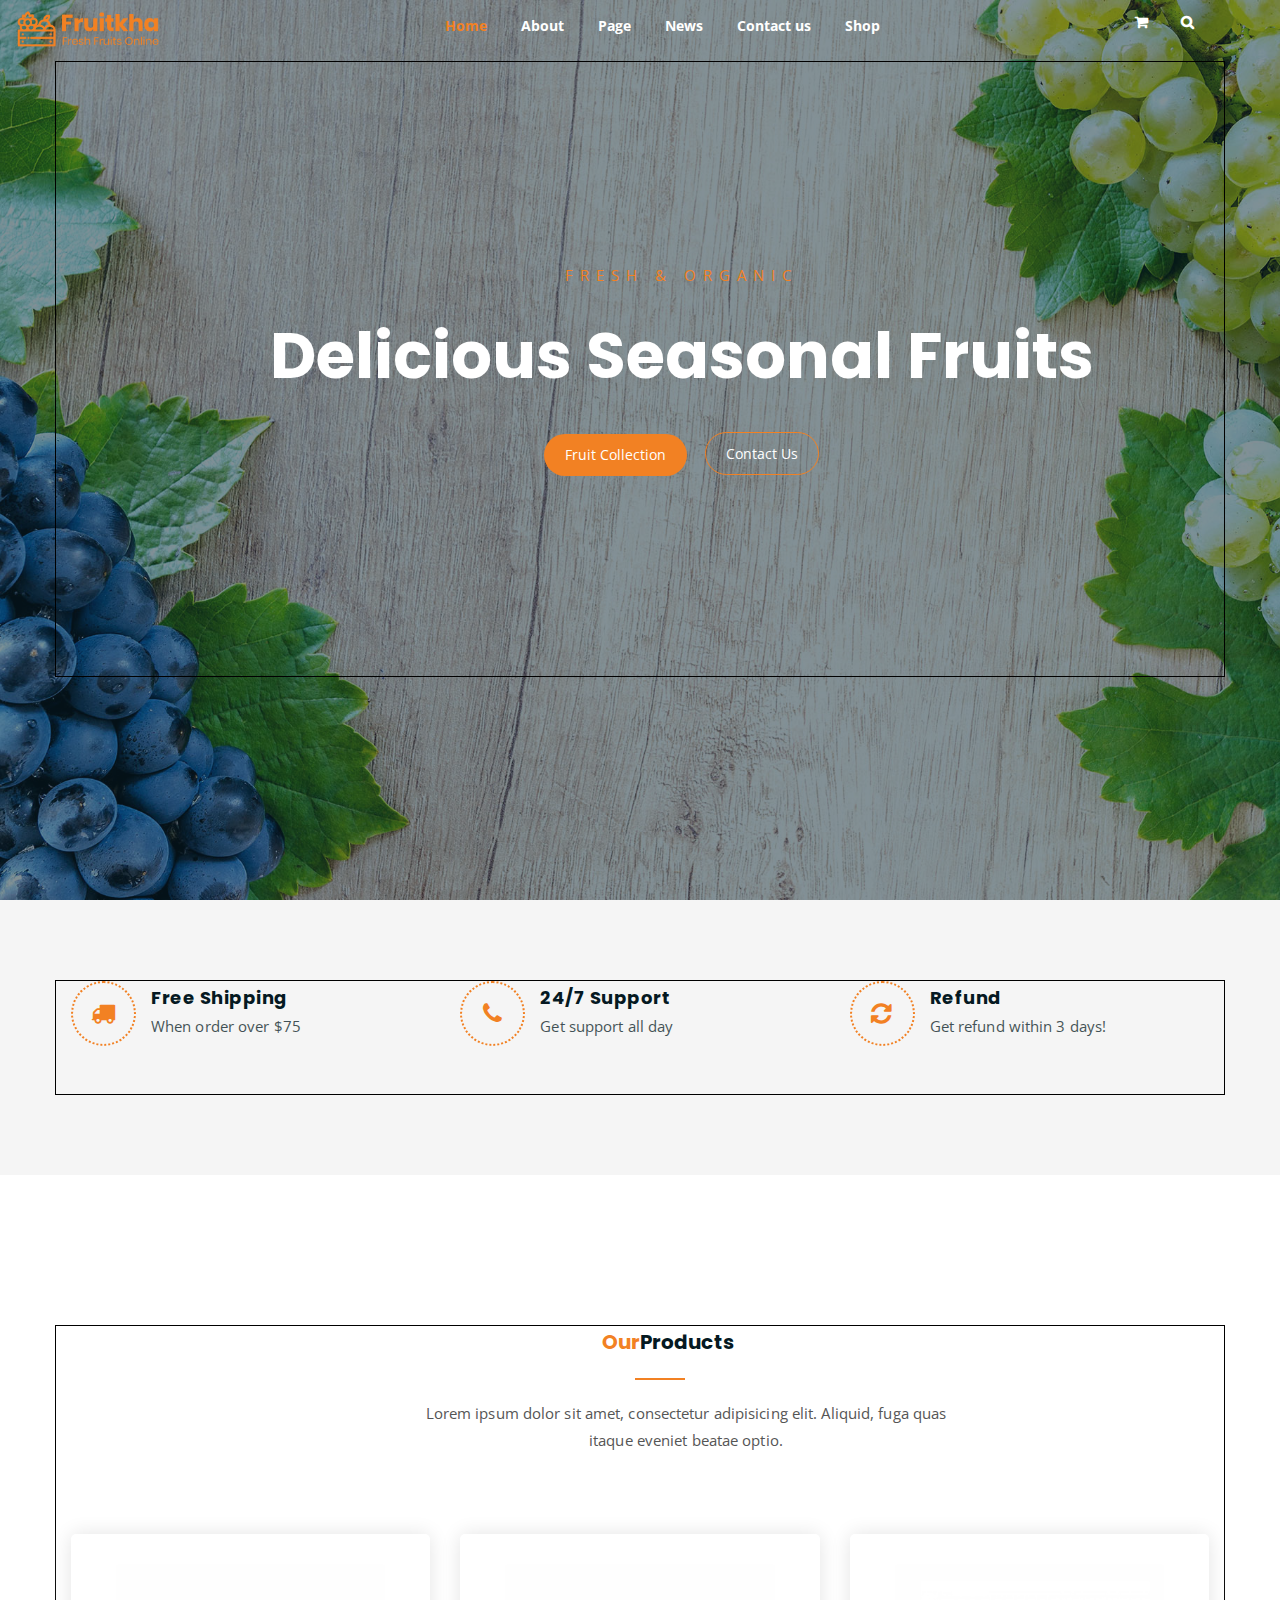
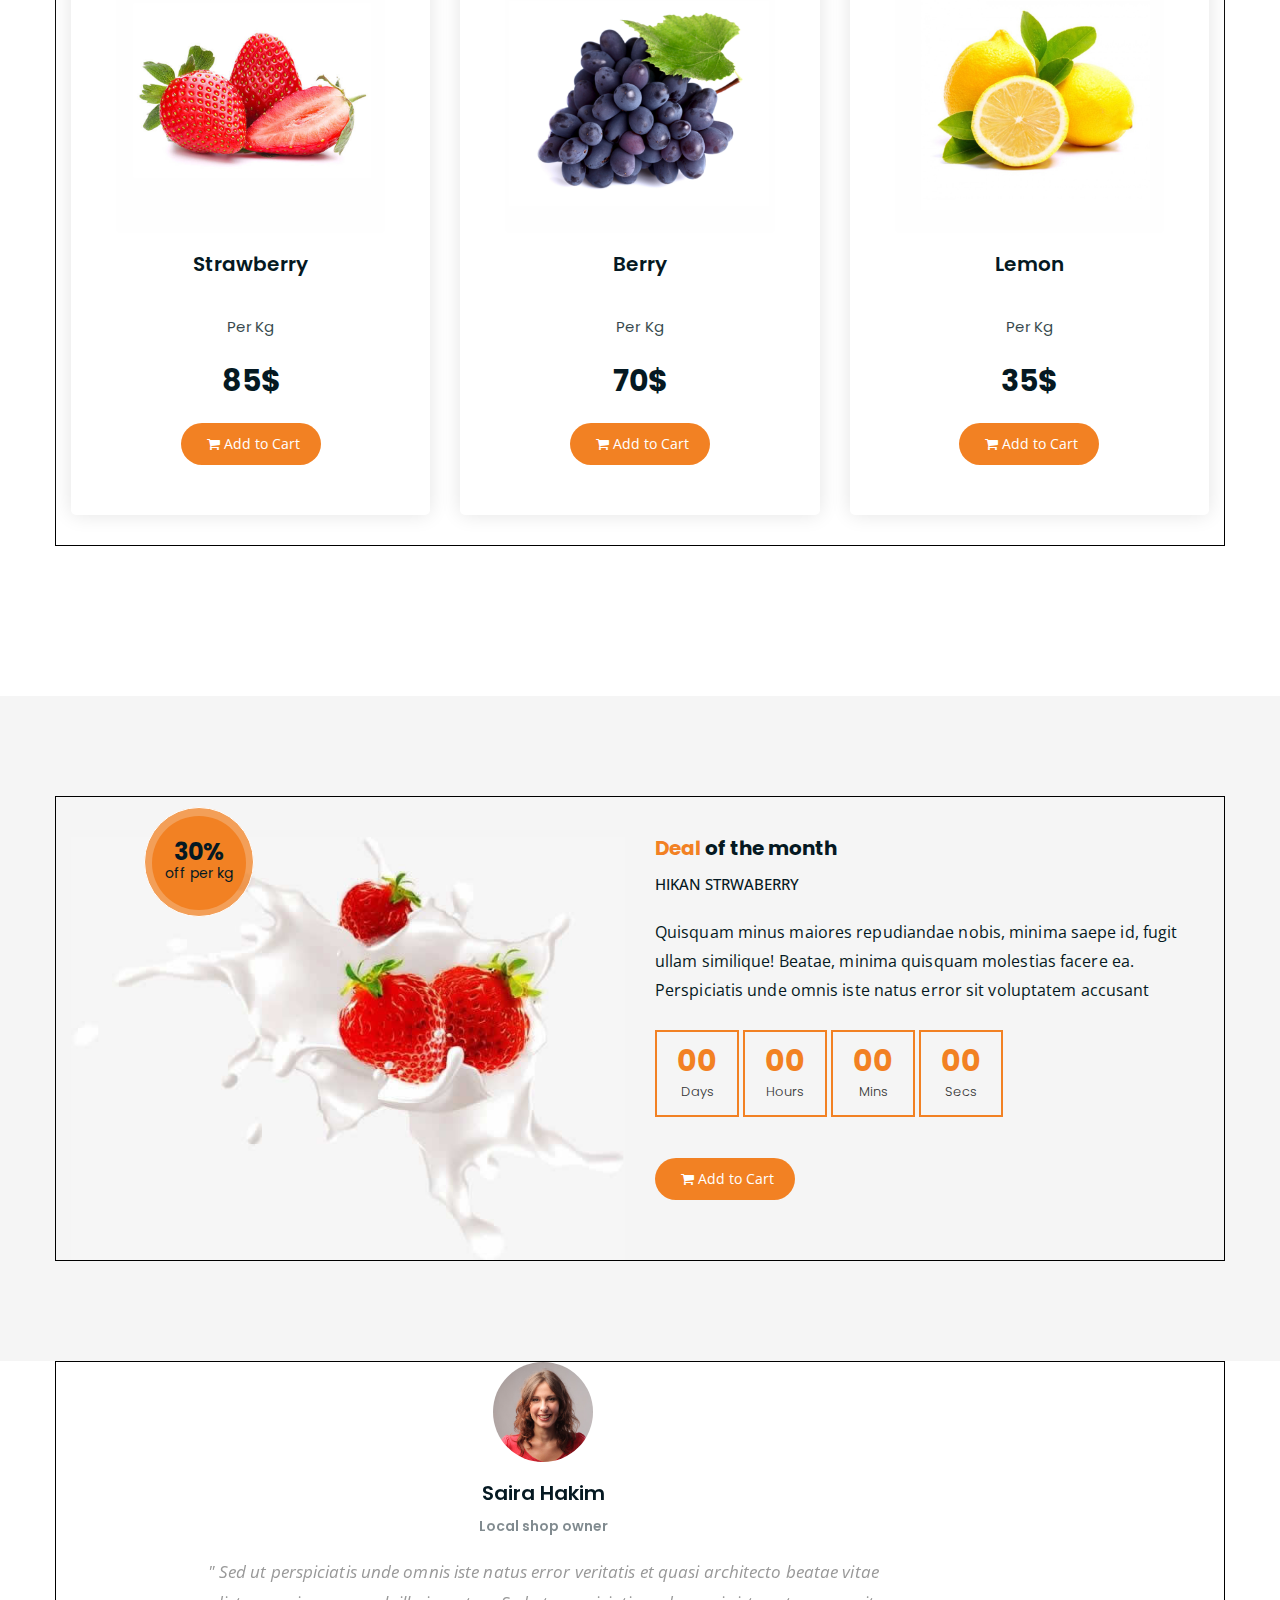
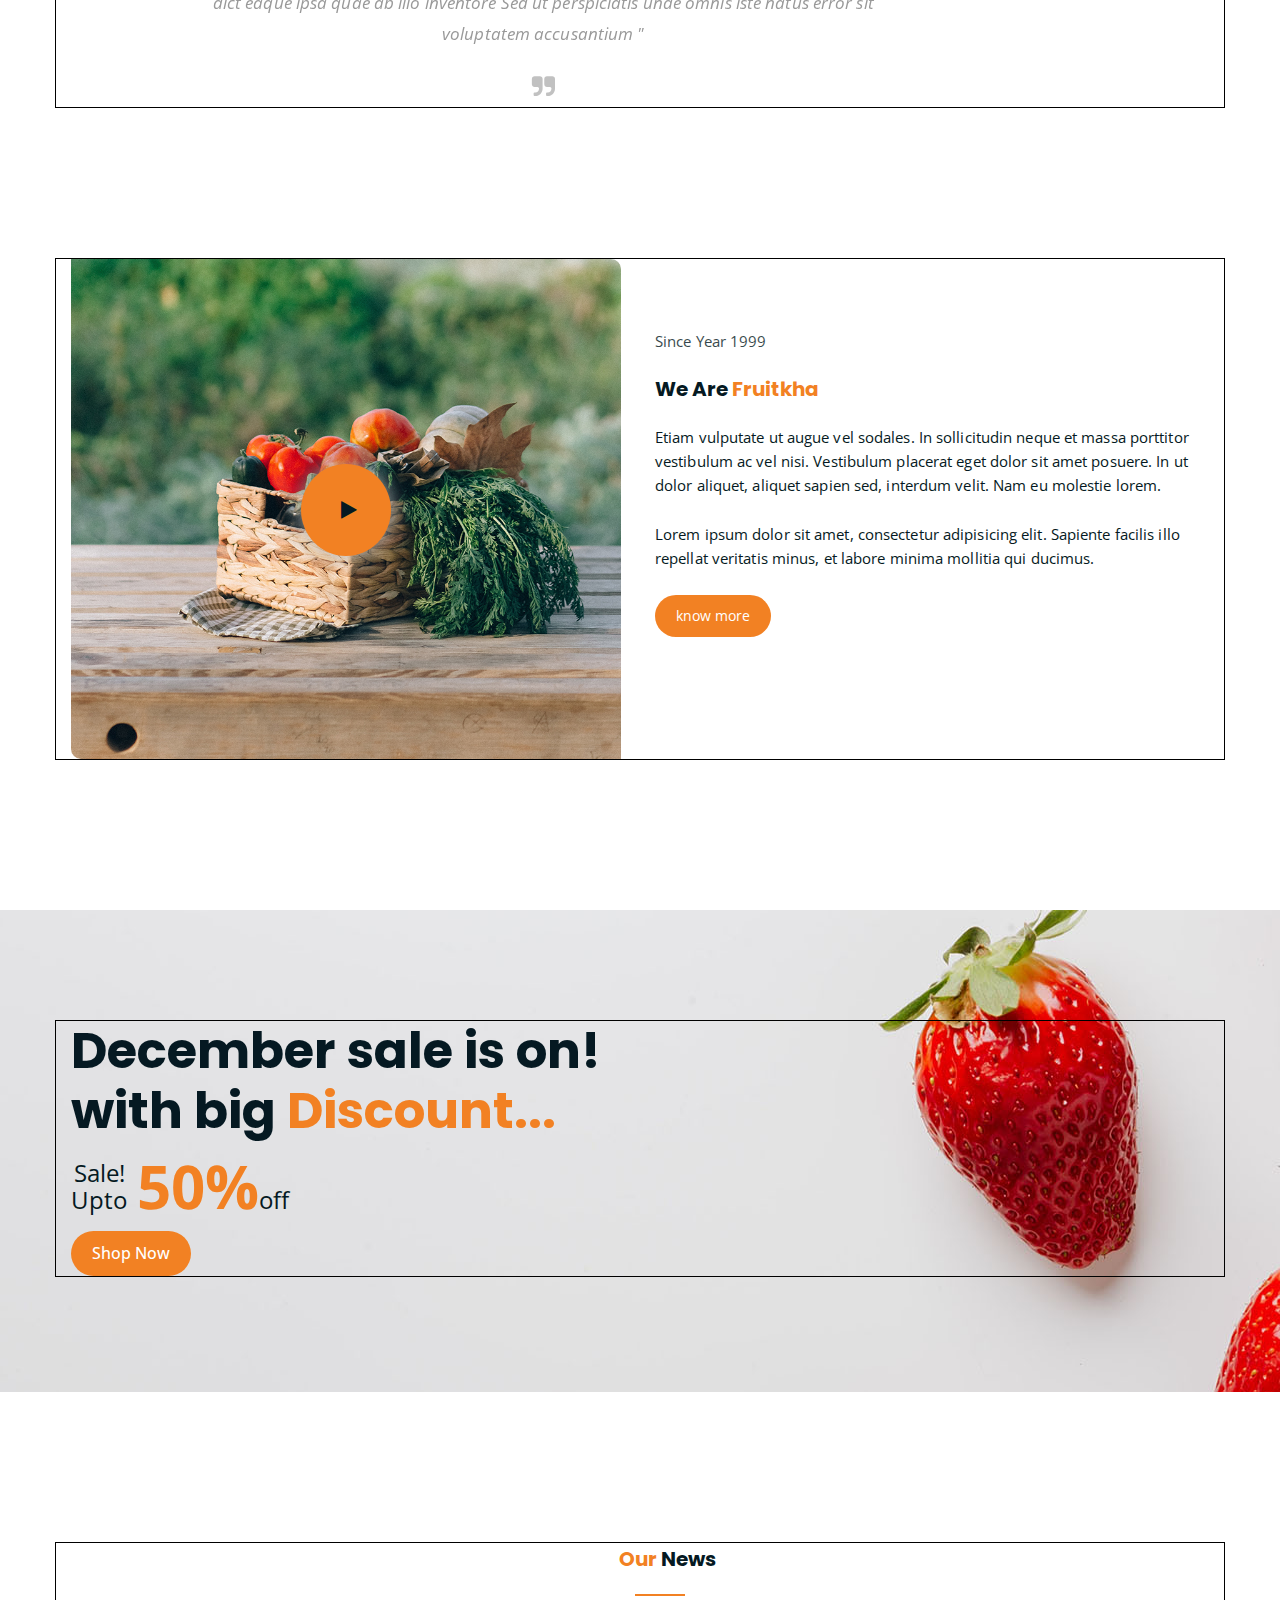
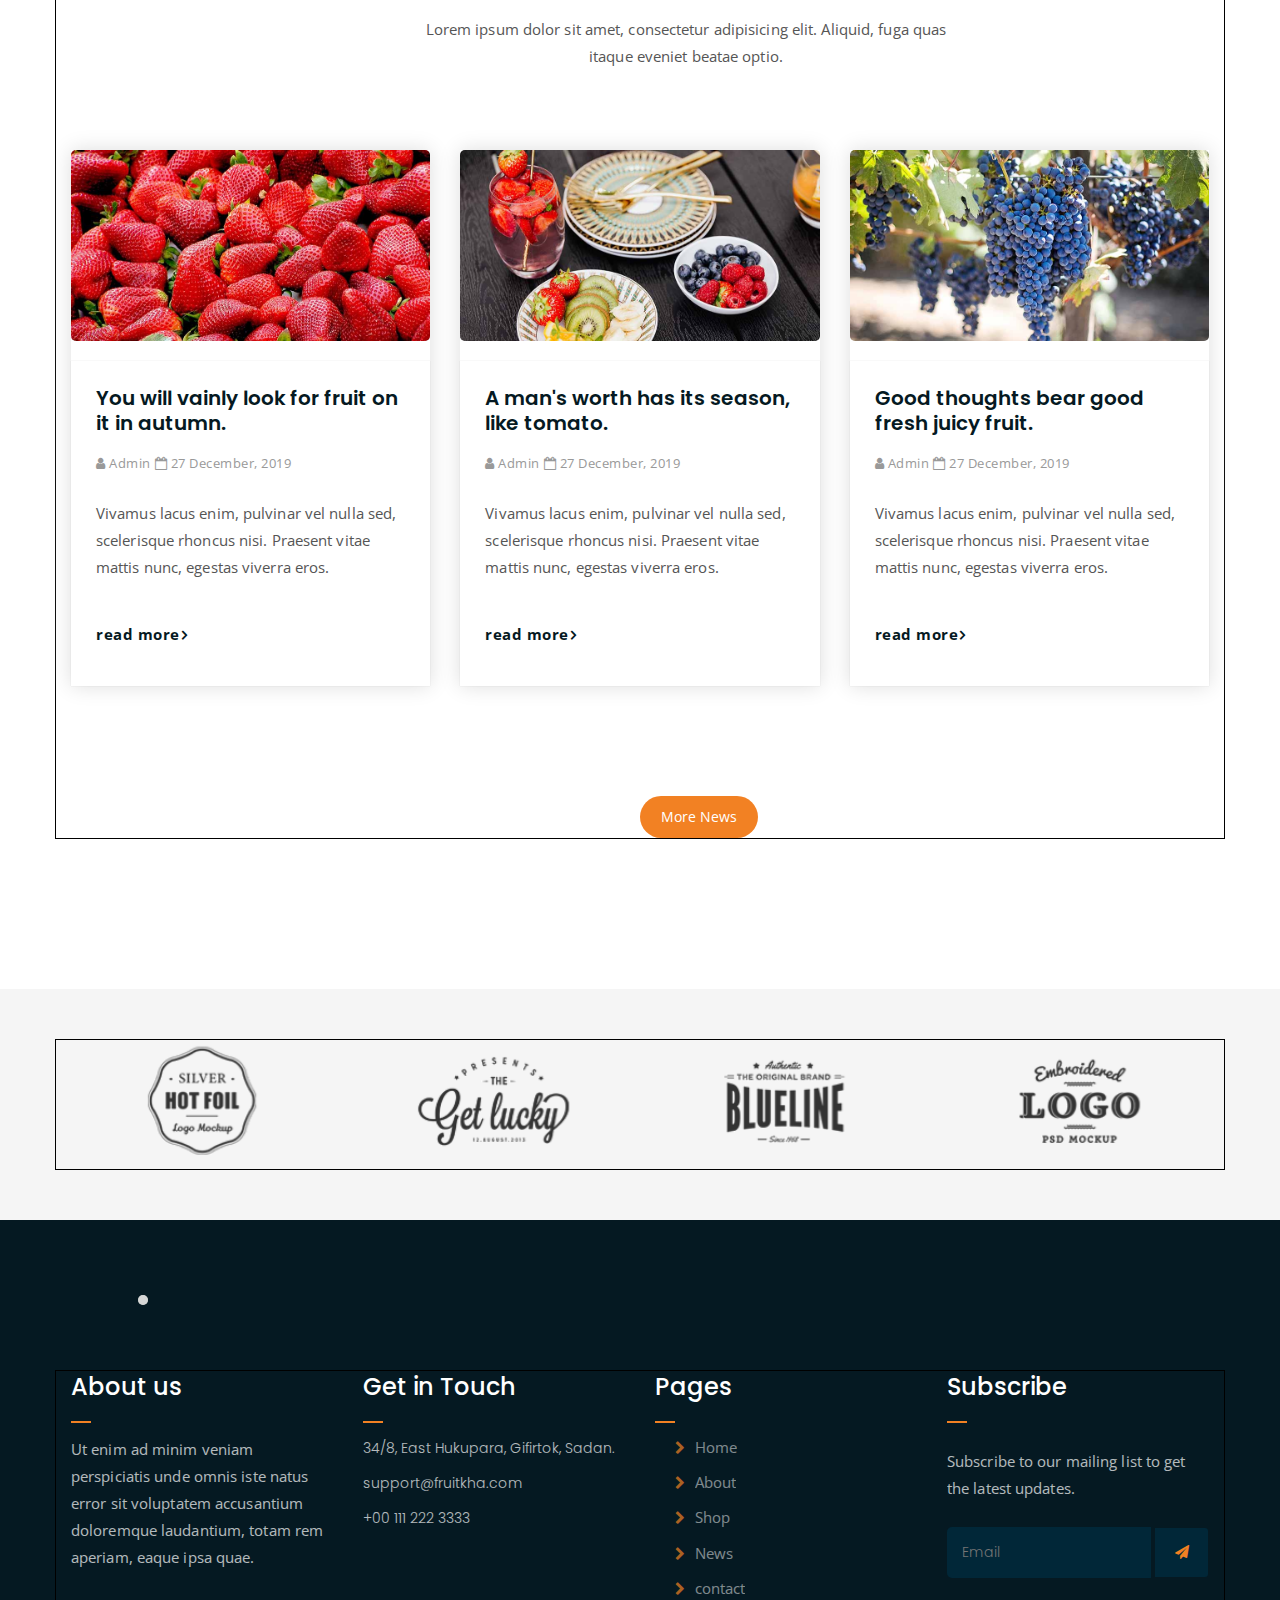
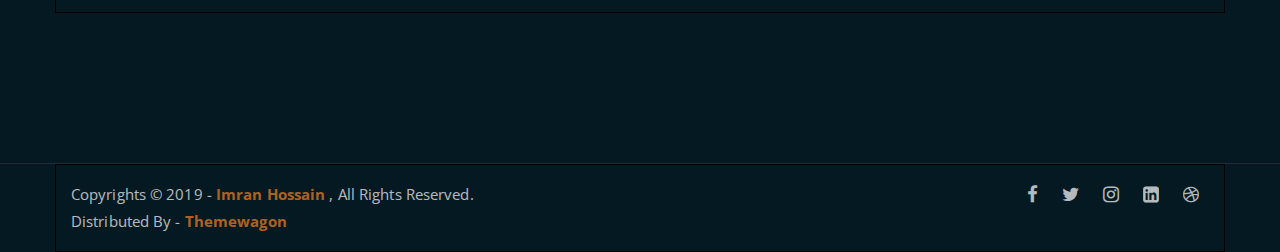
<file: index.html>
<!DOCTYPE html>
<html lang="en">

<head>
    <meta charset="UTF-8">
    <meta http-equiv="X-UA-Compatible" content="IE=edge">
    <title>softbootstrap</title>
    <link
    href="https://fonts.googleapis.com/css2?family=Open+Sans:wght@300;400;500;700&family=Poppins:ital,wght@0,200;0,300;0,700;1,400&display=swap"
    rel="stylesheet">
<link rel="stylesheet" href="css/bootstrap.css">
<link rel="stylesheet" href="css/font-awesome.css">
<link rel="stylesheet" href="css/style.css">
<link rel="stylesheet" href="css/owl.carousel.css">
<link rel="stylesheet" href="css/owl.theme.default.min.css">
</head>

<body>
    <div class="Header">
        <div class="container-fluid">
            <div class="row">
                <div class="col-md-3">
                    <div id="logo">
                        <a href="index.html"><img src="image/logo.png" alt=""></a>
                    </div>
                </div>
                <div class="col-md-6">
                    <ul class="Menubar">
                        <li class="current-list-item"><a href="#">Home</a>
                            <ul class="sub-menu">
                                <li><a href="index.html">Static Home</a></li>
                                <li><a href="slider.html">Slider Home</a></li>
                            </ul>
                        </li>
                        <li><a href="about.html">About</a></li>
                        <li><a href="#">Page</a>
                            <ul class="sub-menu">
                                <li><a href="404.html">404 page</a></li>
                                <li><a href="about.html">About</a></li>
                                <li><a href="cart.html">Cart</a></li>
                                <li><a href="checkout.html">Check Out</a></li>
                                <li><a href="contact.html">Contact</a></li>
                                <li><a href="news.html">News</a></li>
                                <li><a href="shop.html">Shop</a></li>
                            </ul>
                        </li>
                        <li><a href="news.html">News</a>
                            <ul class="sub-menu">
                                <li><a href="news.html">News</a></li>
                                <li><a href="single-news.html">Single News</a></li>
                            </ul>
                        </li>
                        <li><a href="contact.html">Contact us</a></li>
                        <li><a href="shop.html">Shop</a>
                            <ul class="sub-menu">
                                <li><a href="shop.html">Shop</a></li>
                                <li><a href="checkout.html">Check Out</a></li>
                                <li><a href="single-product.html">Single Product</a></li>
                                <li><a href="cart.html">Cart</a></li>
                            </ul>
                        </li>
                    </ul>
                </div>
                <div class="col-md-3">
                    <div id="icon">
                        <a href="index.html"><i class="fa fa-shopping-cart"></i></a>
                        <a href="index.html"><i class="fa fa-search"></i></a>
                    </div>
                </div>
            </div>
        </div>
        <!-- Logo & Menubar :the end -->
        <!-- function -->
        <div class="container">
            <div class="row">
                <div class="col-lg-12">
                    <div id="Function">
                        <p>Fresh & Organic</p>
                        <h2>Delicious Seasonal Fruits</h2>
                        <div class="button">
                            <a href="Index.html" class="btn">Fruit Collection</a>
                            <a href="Index.html" class="borbordered-btn">Contact Us</a>
                        </div>
                    </div>
                </div>
            </div>
        </div>
    </div> 
    <!-- Function : the end-->
    <!-- list -->
    <div class="list">
        <div class="container">
            <div class="row">
                <div class="col-lg-4 col-md-6">
                    <div class="list-box">
                        <div class="list-icon">
                            <i class="fa fa-truck"></i>
                        </div>
                        <div class="content">
                            <h3>Free Shipping</h3>
                            <p>When order over $75</p>
                        </div>
                    </div>
                </div>
                <div class="col-lg-4 col-md-6">
                    <div class="list-box">
                        <div class="list-icon">
                            <i class="fa fa-phone"></i>
                        </div>
                        <div class="content">
                            <h3>24/7 Support</h3>
                            <p>Get support all day</p>
                        </div>
                    </div>
                </div>
                <div class="col-lg-4 col-md-6">
                    <div class="list-box">
                        <div class="list-icon">
                            <i class="fa fa-refresh"></i>
                        </div>
                        <div class="content">
                            <h3>Refund</h3>
                            <p>Get refund within 3 days!</p>
                        </div>
                    </div>
                </div>
            </div>
        </div>
    </div>
    <!--lists : the end  -->
    <!-- Product -->
    <div class="product">
        <div class="container">
            <div class="row">
                <div class="col-lg-8">
                    <div class="section-title">
                        <h3><span class="orange-text">Our</span>Products</h3>
                        <p>Lorem ipsum dolor sit amet, consectetur adipisicing elit. Aliquid, fuga quas itaque eveniet
                            beatae optio.</p>
                    </div>
                </div>
            </div>
            <div class="row">
                <div class="col-lg-4 col-md-6">
                    <div class="Product-image">
                        <a href="image"><img src="image/product-img-1.jpg" alt=""></a>
                        <h3>Strawberry</h3>
                        <p class="price">
                            <Span>Per Kg</Span>
                            85$
                        </p>
                        <a href="" class="btn">
                            <i class="fa fa-shopping-cart"></i>
                            Add to Cart
                        </a>
                    </div>
                </div>
                <div class="col-lg-4 col-md-6">
                    <div class="Product-image">
                        <a href="image"><img src="image/product-img-2.jpg" alt=""></a>
                        <h3>Berry</h3>
                        <p class="price">
                            <Span>Per Kg</Span>
                            70$
                        </p>
                        <a href="" class="btn">
                            <i class="fa fa-shopping-cart"></i>
                            Add to Cart
                        </a>
                    </div>
                </div>
                <div class="col-lg-4 col-md-6">
                    <div class="Product-image">
                        <a href="image"><img src="image/product-img-3.jpg" alt=""></a>
                        <h3>Lemon</h3>
                        <p class="price">
                            <Span>Per Kg</Span>
                            35$
                        </p>
                        <a href="" class="btn">
                            <i class="fa fa-shopping-cart"></i>
                            Add to Cart
                        </a>
                    </div>
                </div>
            </div>
        </div>
    </div>
    <!--Product : the end  -->
    <!-- cart-banner -->
    <section class="cart-banner">
        <div class="container">
            <div class="row clearfix">
                <div class="Image-column col-lg-6">
                    <div id="Pic">
                        <div id="Price-box">
                            <div class="inner-price">
                                <span class="Price">
                                    <strong>30%</strong>
                                    <br>
                                    off per kg
                                </span>
                            </div>
                        </div>
                        <img src="image/price.jpg" alt="">
                    </div>
                </div>

                <div class="content-column col-lg-6">
                    <div class="content-tag">
                        <h3><span class="orange-text">Deal</span> of the month</h3>
                        <h4>Hikan Strwaberry</h4>
                        <p class="text">
                            Quisquam minus maiores repudiandae nobis, minima saepe id, fugit ullam similique!
                            Beatae, minima quisquam molestias facere ea. Perspiciatis unde omnis iste natus
                            error sit voluptatem accusant
                        </p>
                    </div>
                    <div class="counter-time">
                        <span class="count">00</span><br>Days
                    </div>
                    <div class="counter-time">
                        <span class="count">00</span><br>Hours
                    </div>
                    <div class="counter-time">
                        <span class="count">00</span><br>Mins
                    </div>
                    <div class="counter-time">
                        <span class="count">00</span><br>Secs
                    </div>
                    <div class="btn-org">
                        <a href="" class="btn">
                            <i class="fa fa-shopping-cart"></i>
                            Add to Cart
                        </a>
                    </div>
                </div>

            </div>
    </section>
    <!-- cart : the end -->
    <!-- testimonail -->
    <!-- testimonail -->
    <div class="testimonail-section mt-150 mb-150">
		<div class="container">
			<div class="row">
				<div class="col-lg-10 offset-lg-1 text-center">
					<div class="testimonial-sliders owl-carousel">
						<div class="single-testimonial-slider">
							<div class="client-avater">
								<img src="image/avatar1.png" alt="">
							</div>
							<div class="client-meta">
								<h3>Saira Hakim <span>Local shop owner</span></h3>
								<p class="testimonial-body">
									" Sed ut perspiciatis unde omnis iste natus error veritatis et  quasi architecto beatae vitae dict eaque ipsa quae ab illo inventore Sed ut perspiciatis unde omnis iste natus error sit voluptatem accusantium "
								</p>
								<div class="last-icon">
									<i class="fa fa-quote-right"></i>
								</div>
							</div>
                        </div>
                        <div class="single-testimonial-slider">
							<div class="client-avater">
								<img src="image/avatar2.png" alt="">
							</div>
							<div class="client-meta">
								<h3>David Niph <span>Local shop owner</span></h3>
								<p class="testimonial-body">
									" Sed ut perspiciatis unde omnis iste natus error veritatis et  quasi architecto beatae vitae dict eaque ipsa quae ab illo inventore Sed ut perspiciatis unde omnis iste natus error sit voluptatem accusantium "
								</p>
								<div class="last-icon">
									<i class="fa fa-quote-right"></i>
								</div>
							</div>
						</div>
						<div class="single-testimonial-slider">
							<div class="client-avater">
								<img src="image/avatar3.png" alt="">
							</div>
							<div class="client-meta">
								<h3>Jacob Sikim <span>Local shop owner</span></h3>
								<p class="testimonial-body">
									" Sed ut perspiciatis unde omnis iste natus error veritatis et  quasi architecto beatae vitae dict eaque ipsa quae ab illo inventore Sed ut perspiciatis unde omnis iste natus error sit voluptatem accusantium "
								</p>
								<div class="last-icon">
									<i class="fa fa-quote-right"></i>
								</div>
							</div>
						</div>
                    </div>
                </div>
            </div>
        </div>
    </div>                    
    <!-- Testimonial : the end -->
    <!-- advert -->
    <section class="advert">
        <div class="container">
            <div class="row">
                <div class="col-lg-6">
                    <div class="abt-bg">
                        <a href="https://www.youtube.com/embed/tbGyoQa4tao" title="YouTube video player">
                            <i class="fa fa-play" aria-hidden="true"></i>
                        </a>
                    </div>
                </div>

                <div class="abt-text col-lg-6">
                    <p class="top">Since Year 1999</p>
                    <h3>We Are <span class="orange-text"> Fruitkha</span></h3>
                    <p>Etiam vulputate ut augue vel sodales. In sollicitudin neque et massa porttitor vestibulum ac vel
                        nisi. Vestibulum placerat eget dolor sit amet posuere. In ut dolor aliquet, aliquet sapien sed,
                        interdum velit. Nam eu molestie lorem.</p>
                    <p>Lorem ipsum dolor sit amet, consectetur adipisicing elit. Sapiente facilis illo repellat
                        veritatis minus, et labore minima mollitia qui ducimus.</p>
                    <a href="" class="btn">
                        know more
                    </a>
                </div>
            </div>
        </div>
    </section>
    <!--advert  -->
    <!-- shop-banner -->
    <section class="shop-banner">
        <div class="container">
            <h3>December sale is on!<br>with big <span class="orange-text">Discount...</span></h3>
            <div class="sale-percent">
                <span>Sale!<br>Upto</span>50%<span>off</span>
            </div>
            <a href="shop.html" class="btn">Shop Now</a>
        </div>
    </section>
    <!-- Shop banner : the end -->
    <!-- News-slider -->
    <section class="News-slider">
        <div class="container">
            <div class="row">
                <div class="col-lg-8">
                    <div class="section-title">
                        <h3><span class="orange-text">Our</span> News</h3>
                        <p>Lorem ipsum dolor sit amet, consectetur adipisicing elit. Aliquid, fuga quas itaque eveniet
                            beatae optio.</p>
                    </div>
                </div>
            </div>
            <div class="row">
                <div class="col-lg-4 col-md-6">
                    <div class="News">
                        <div class="News-img">
                            <a href="single-news.html"><img src="image/news-bg-1.jpg" alt=""></a>
                        </div>
                        <div class="News-blog">
                            <h3><a href="single-news.html">You will vainly look for fruit on it in autumn.</a></h3>
                            <a href=""><i class="fa fa-user"></i> Admin</a>
                            <a href=""><i class="fa fa-calendar-o"></i> 27 December, 2019</a>
                            <p>Vivamus lacus enim, pulvinar vel nulla sed, scelerisque rhoncus nisi. Praesent vitae
                                mattis nunc, egestas viverra eros.</p>
                            <a href="single-news.html" class="read-more-btn">read more<i
                                    class="fa fa-angle-right"></i></a>
                        </div>
                    </div>
                </div>


                <div class="col-lg-4 col-md-6">
                    <div class="News">
                        <div class="News-img">
                            <a href="single-news.html"><img src="image/news-bg-2.jpg" alt=""></a>
                        </div>
                        <div class="News-blog">
                            <h3><a href="single-news.html">A man's worth has its season, like tomato.</a></h3>
                            <a href=""><i class="fa fa-user"></i> Admin</a>
                            <a href=""><i class="fa fa-calendar-o"></i> 27 December, 2019</a>
                            <p>Vivamus lacus enim, pulvinar vel nulla sed, scelerisque rhoncus nisi. Praesent vitae
                                mattis nunc, egestas viverra eros.</p>
                            <a href="single-news.html" class="read-more-btn">read more<i
                                    class="fa fa-angle-right"></i></a>
                        </div>
                    </div>
                </div>
                <div class="col-lg-4 col-md-6">
                    <div class="News">
                        <div class="News-img">
                            <a href="single-news.html"><img src="image/news-bg-3.jpg" alt=""></a>
                        </div>
                        <div class="News-blog">
                            <h3><a href="single-news.html">Good thoughts bear good fresh juicy fruit.</a></h3>
                            <a href=""><i class="fa fa-user"></i> Admin</a>
                            <a href=""><i class="fa fa-calendar-o"></i> 27 December, 2019</a>
                            <p>Vivamus lacus enim, pulvinar vel nulla sed, scelerisque rhoncus nisi. Praesent
                                vitae mattis nunc, egestas viverra eros.</p>
                            <a href="single-news.html" class="read-more-btn">read more<i
                                    class="fa fa-angle-right"></i></a>
                        </div>
                    </div>
                </div>
            </div>
            <div class="row">
                <div class="col-lg-12">
                    <a href="News.html" class="btn">More News</a>
                </div>
            </div>
        </div>
    </section>
    <!-- News : the end -->
    <!-- logo-slider -->
    <div class="logo-carousel-section">
        <div class="container">
            <div class="row">
                <div class="col-lg-12">
                    <div class="logo-carousel-inner owl-carousel owl-theme">
                        <div class="single-logo-item">
                            <img src="image/1.png">
                        </div>
                        <div class="single-logo-item">
                            <img src="image/2.png">
                        </div>
                        <div class="single-logo-item">
                            <img src="image/3.png">
                        </div>
                        <div class="single-logo-item">
                            <img src="image/4.png">
                        </div>
                        <div class="single-logo-item">
                            <img src="image/5.png" alt="">
                        </div>
                    </div>
                </div>
            </div>
        </div>
    </div>
    <!-- Logo-slider:the end -->
    <!-- footer -->
    <section class="Footer">
        <div class="container">
            <div class="row">
                <div class="col-lg-3 col-md-6">
                    <div class="footer-box about-widget">
                        <h2 class="widget">About us</h2>
                        <p>Ut enim ad minim veniam perspiciatis unde omnis iste natus error sit voluptatem accusantium
                            doloremque laudantium, totam rem aperiam, eaque ipsa quae.</p>
                    </div>
                </div>
                <div class="col-lg-3 col-md-6">
                    <div class="footer-box about-widget">
                        <h2 class="widget">Get in Touch</h2>
                        <ul>
                            <li>34/8, East Hukupara, Gifirtok, Sadan.</li>
                            <li>support@fruitkha.com</li>
                            <li>+00 111 222 3333</li>
                        </ul>
                    </div>
                </div>
                <div class="col-lg-3 col-md-6">
                    <div class="footer-box pages">
                        <h2 class="widget">Pages</h2>
                        <ul>
                            <li><i class="fa fa-chevron-right"><a href="index.html">Home</a></i></li>
                            <li><i class="fa fa-chevron-right"><a href="about.html">About</a></i></li>
                            <li><i class="fa fa-chevron-right"><a href="service.html">Shop</a></i></li>
                            <li><i class="fa fa-chevron-right"><a href="news.html">News</a></i></li>
                            <li><i class="fa fa-chevron-right"><a href="contact.html">contact</a></i></li>
                        </ul>
                    </div>
                </div>
                <div class="col-lg-3 col-md-6">
                    <div class="footer-box about-widget">
                        <h2 class="widget">Subscribe</h2>
                        <p>Subscribe to our mailing list to get the latest updates.</p>
                        <form action="index.html">
                            <input type="email" placeholder="Email">
                            <button type="submit"><i class="fa fa-paper-plane"></i></button>
                        </form>
                    </div>
                </div>
            </div>
    </section>
    <!-- Footer:the end -->
    <!-- copyright -->
    <section class="copyright">
        <div class="container">
            <div class="row">
                <div class="col-lg-6 col-md-12">
                    <p>Copyrights © 2019 -
                        <a href="https://imransdesign.com/">Imran Hossain</a>
                        , All Rights Reserved.
                        <br>
                        Distributed By -
                        <a href="https://themewagon.com/">Themewagon</a>
                    </p>
                </div>
                <div class="col-lg-6 col-md-12">
                    <div class="social-icons">
                        <ul>
                            <li><a href="#" target="blank"><i class="fa fa-facebook"></i></a></li>
                            <li><a href="#" target="blank"><i class="fa fa-twitter"></i></a></li>
                            <li><a href="#" target="blank"><i class="fa fa-instagram"></i></a></li>
                            <li><a href="#" target="blank"><i class="fa fa-linkedin-square"></i></a></li>
                            <li><a href="#" target="blank"><i class="fa fa-dribbble"></i></a></li>
                        </ul>
                    </div>
                </div>
            </div>
        </div>
    </section>
    <script src="js/jquery.min.js"></script>
    <script src="js/owl.carousel.min.js"></script>
    <script src="js/isotope-docs.min.js"></script>

    <script>
        $('.logo-carousel-inner').owlCarousel({
            items: 4,
            loop: true,
            autoplay: true,
            margin: 30,
            responsive: {
                0: {
                    items: 1,
                    nav: false
                },
                600: {
                    items: 3,
                    nav: false
                },
                1000: {
                    items: 4,
                    nav: false,
                    loop: true
                }
            }
        })
     $(".testimonial-sliders").owlCarousel({
            items: 1,
            loop: true,
            autoplay: true,
            responsive:{
                0:{
                    items:1,
                    nav:false
                },
                600:{
                    items:1,
                    nav:false
                },
                1000:{
                    items:1,
                    nav:false,
                    loop:true
                }
            }
        });
    </script>
</body>

</html>
</file>
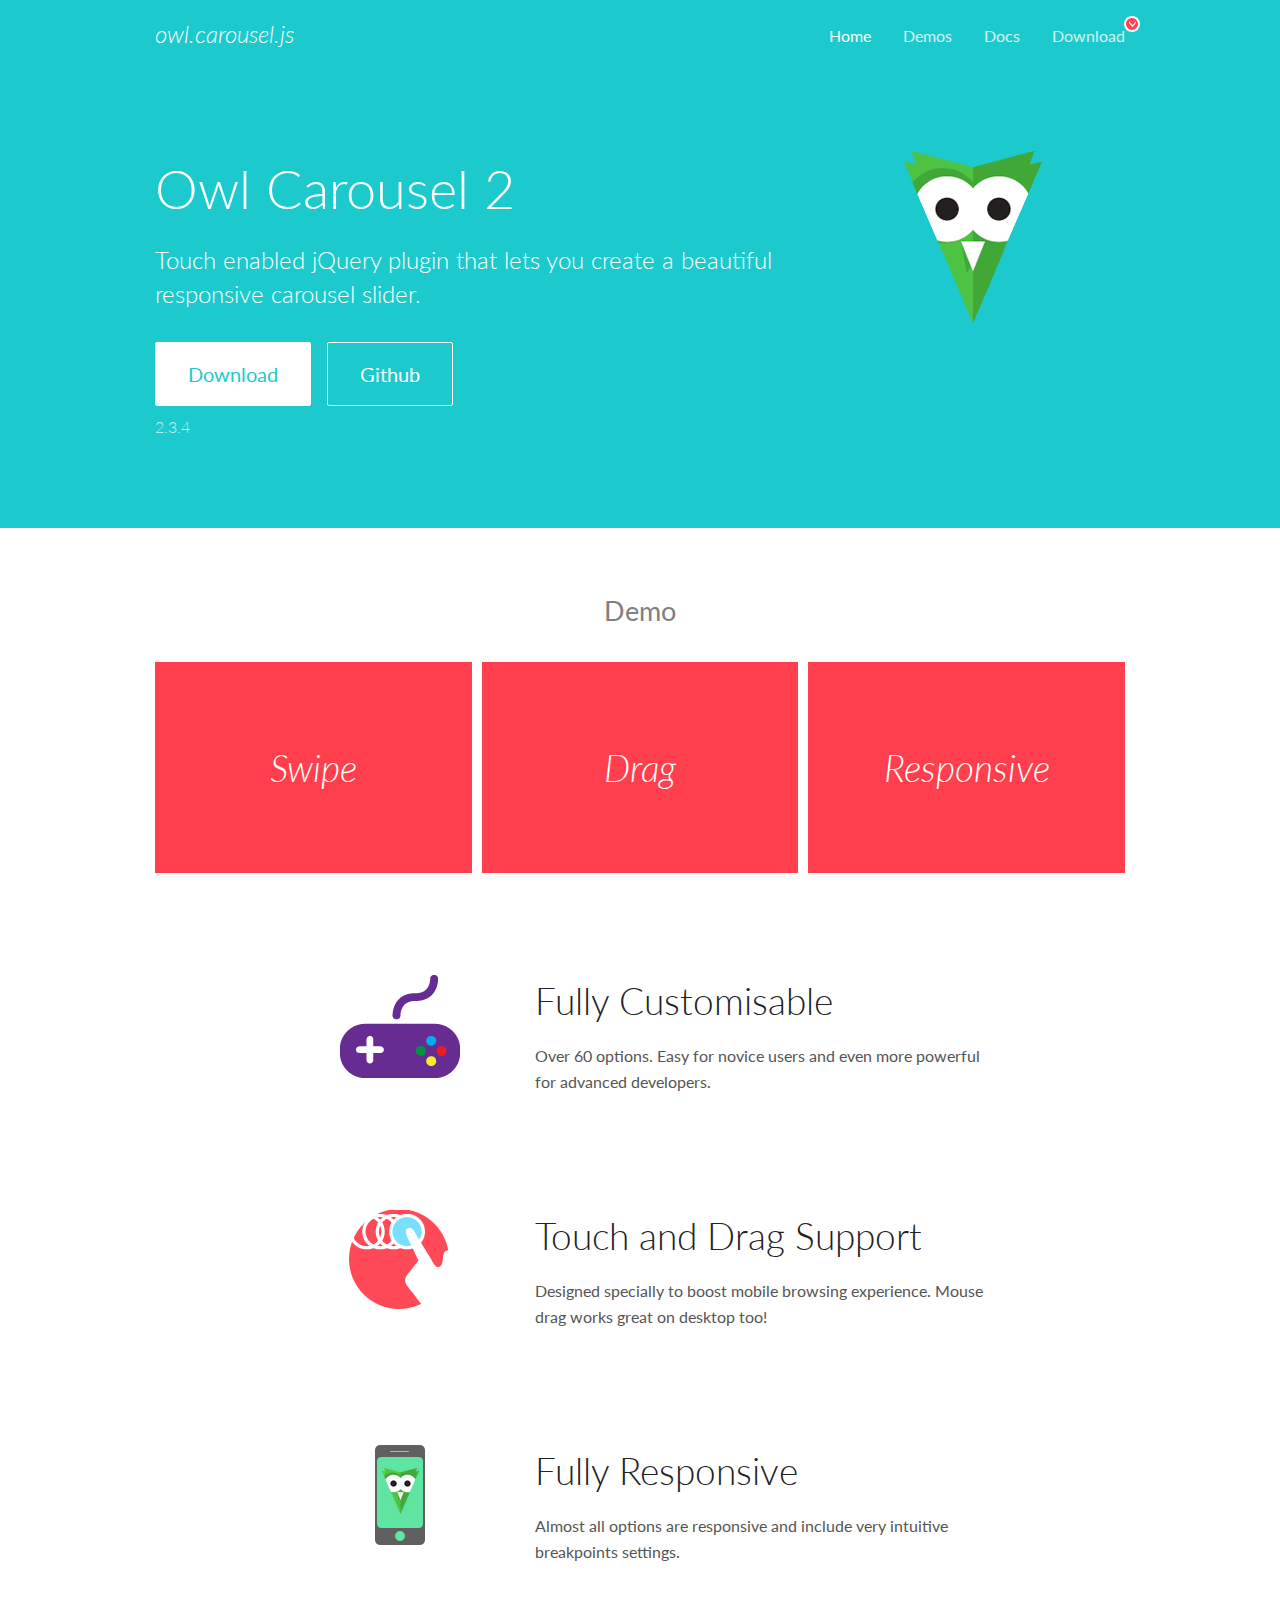
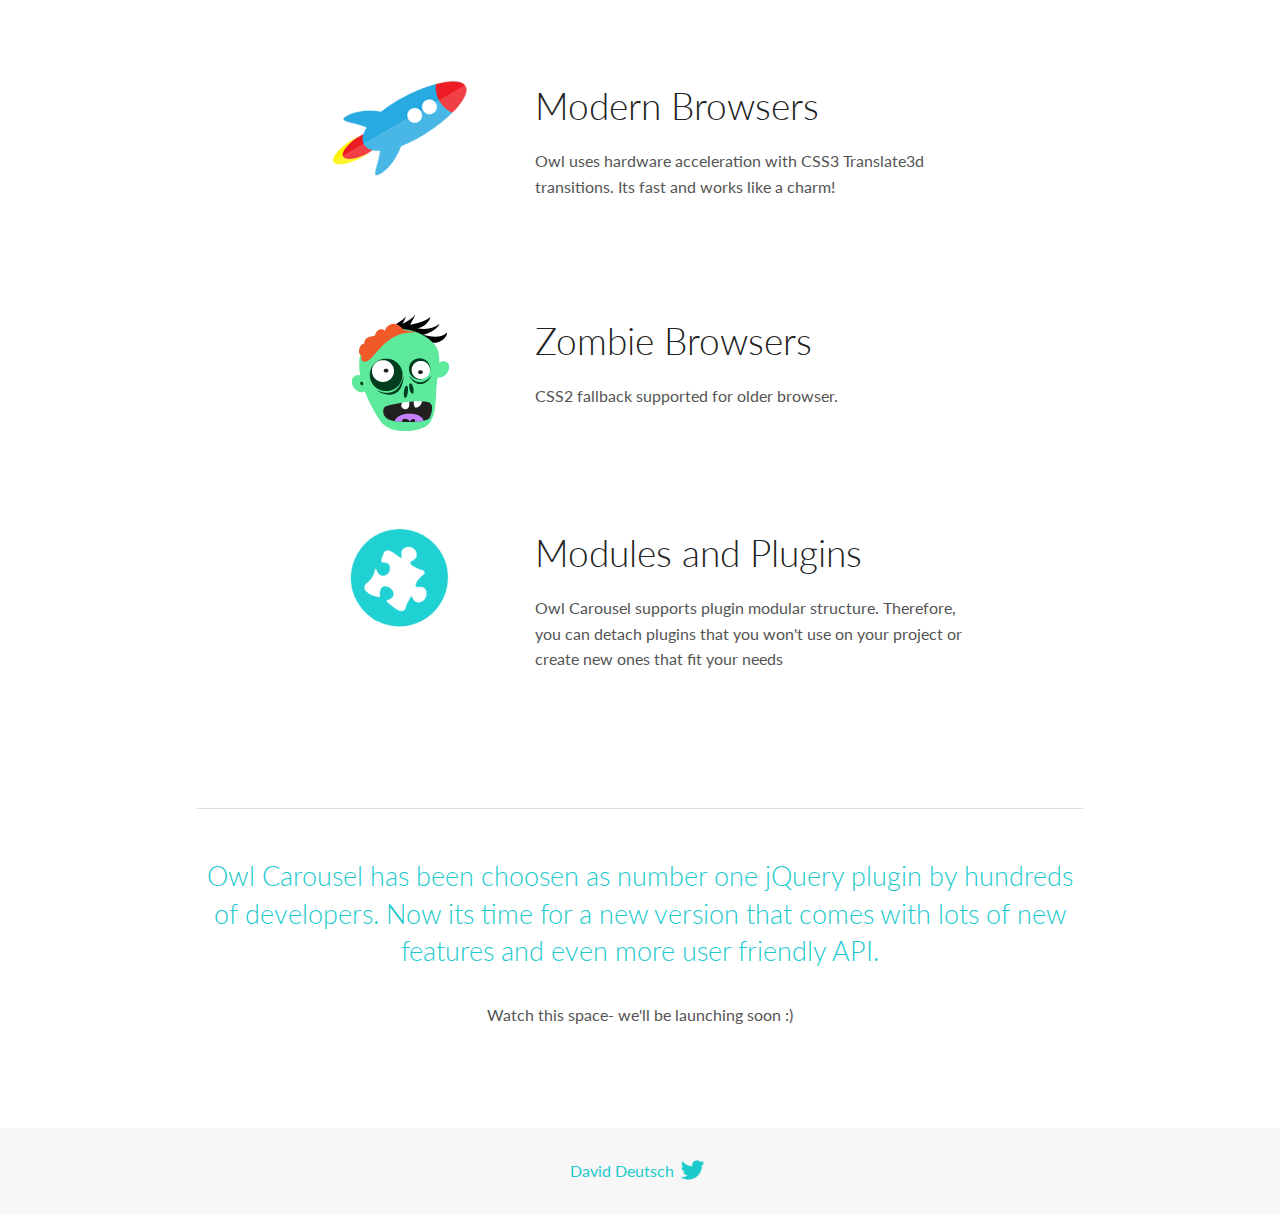
<file: css/OwlCarousel2-2.3.4/docs/index.html>
<!DOCTYPE html>
<html lang="en">
  <head>

    <!-- head -->
    <meta charset="utf-8">
    <meta name="msapplication-tap-highlight" content="no" />
    <meta name="viewport" content="width=device-width, initial-scale=1.0" />
    <meta name="description" content="Touch enabled jQuery plugin that lets you create beautiful responsive carousel slider.">
    <meta name="author" content="David Deutsch">
    <title>
      Home | Owl Carousel | 2.3.4
    </title>

    <!-- Stylesheets -->
    <link href='https://fonts.googleapis.com/css?family=Lato:300,400,700,400italic,300italic' rel='stylesheet' type='text/css'>
    <link rel="stylesheet" href="assets/css/docs.theme.min.css">

    <!-- Owl Stylesheets -->
    <link rel="stylesheet" href="assets/owlcarousel/assets/owl.carousel.min.css">
    <link rel="stylesheet" href="assets/owlcarousel/assets/owl.theme.default.min.css">

    <!-- HTML5 shim and Respond.js IE8 support of HTML5 elements and media queries -->

    <!--[if lt IE 9]>
      <script src="https://oss.maxcdn.com/libs/html5shiv/3.7.0/html5shiv.js"></script>
      <script src="https://oss.maxcdn.com/libs/respond.js/1.3.0/respond.min.js"></script>
    <![endif]-->

    <!-- Favicons -->
    <link rel="apple-touch-icon-precomposed" sizes="144x144" href="assets/ico/apple-touch-icon-144-precomposed.png">
    <link rel="shortcut icon" href="assets/ico/favicon.png">
    <link rel="shortcut icon" href="favicon.ico">

    <!-- Yeah i know js should not be in header. Its required for demos.-->

    <!-- javascript -->
    <script src="assets/vendors/jquery.min.js"></script>
    <script src="assets/owlcarousel/owl.carousel.js"></script>
  </head>
  <body>

    <!-- header -->
    <header class="header">
      <div class="row">
        <div class="large-12 columns">
          <div class="brand left">
            <h3>
              <a href="/OwlCarousel2/">owl.carousel.js</a> 
            </h3>
          </div>
          <a id="toggle-nav" class="right">
            <span></span> <span></span> <span></span> 
          </a> 
          <div class="nav-bar">
            <ul class="clearfix">
              <li class="active">
                <a href="/OwlCarousel2/index.html">Home</a> 
              </li>
              <li> <a href="/OwlCarousel2/demos/demos.html">Demos</a>  </li>
              <li> <a href="/OwlCarousel2/docs/started-welcome.html">Docs</a>  </li>
              <li>
                <a href="https://github.com/OwlCarousel2/OwlCarousel2/archive/2.3.4.zip">Download</a> 
                <span class="download"></span> 
              </li>
            </ul>
          </div>
        </div>
      </div>
    </header>

    <!-- home panel -->
    <section id="hero">
      <div class="row">
        <div class="large-8 medium-8 columns">
          <h1>Owl Carousel 2</h1>
          <h4>Touch enabled jQuery plugin that lets you create a beautiful responsive carousel slider.</h4>
          <a href="https://github.com/OwlCarousel2/OwlCarousel2/archive/2.3.4.zip" class="hero-button">Download</a> 
          <a href="https://github.com/OwlCarousel2/OwlCarousel2" class="hero-button outline">Github</a> 
          <p>2.3.4</p>
        </div>
        <div class="large-4 medium-4 columns">
          <img class="owl-logo" src="assets/img/owl-logo.png" alt="mr. Owl">
        </div>
      </div>
    </section>

    <!-- body -->
    <div class="home-demo">
      <div class="row">
        <div class="large-12 columns">
          <h3>Demo</h3>
          <div class="owl-carousel">
            <div class="item">
              <h2>Swipe</h2>
            </div>
            <div class="item">
              <h2>Drag</h2>
            </div>
            <div class="item">
              <h2>Responsive</h2>
            </div>
            <div class="item">
              <h2>CSS3</h2>
            </div>
            <div class="item">
              <h2>Fast</h2>
            </div>
            <div class="item">
              <h2>Easy</h2>
            </div>
            <div class="item">
              <h2>Free</h2>
            </div>
            <div class="item">
              <h2>Upgradable</h2>
            </div>
            <div class="item">
              <h2>Tons of options</h2>
            </div>
            <div class="item">
              <h2>Infinity</h2>
            </div>
            <div class="item">
              <h2>Auto Width</h2>
            </div>
          </div>
        </div>
      </div>
    </div>
    <script>
      var owl = $('.owl-carousel');
      owl.owlCarousel({
        margin: 10,
        loop: true,
        responsive: {
          0: {
            items: 1
          },
          600: {
            items: 2
          },
          1000: {
            items: 3
          }
        }
      })
    </script>

    <!-- features -->
    <div id="features">
      <div class="row">
        <div class="small-12 medium-9 small-centered columns">
          <section class="row feature">
            <div class="medium-4 small-12 columns">
              <img src="assets/img/feature-options.png" alt="">
            </div>
            <div class="medium-8 small-12 columns">
              <h2>Fully Customisable</h2>
              <p>Over 60 options. Easy for novice users and even more powerful for advanced developers.</p>
            </div>
          </section>
          <section class="row feature">
            <div class="medium-4 small-12 columns">
              <img src="assets/img/feature-drag.png" alt="">
            </div>
            <div class="medium-8 small-12 columns">
              <h2>Touch and Drag Support</h2>
              <p>Designed specially to boost mobile browsing experience. Mouse drag works great on desktop too!</p>
            </div>
          </section>
          <section class="row feature">
            <div class="medium-4 small-12 columns">
              <img src="assets/img/feature-responsive.png" alt="">
            </div>
            <div class="medium-8 small-12 columns">
              <h2>Fully Responsive</h2>
              <p>Almost all options are responsive and include very intuitive breakpoints settings.</p>
            </div>
          </section>
          <section class="row feature">
            <div class="medium-4 small-12 columns">
              <img src="assets/img/feature-modern.png" alt="">
            </div>
            <div class="medium-8 small-12 columns">
              <h2>Modern Browsers</h2>
              <p>Owl uses hardware acceleration with CSS3 Translate3d transitions. Its fast and works like a charm! </p>
            </div>
          </section>
          <section class="row feature">
            <div class="medium-4 small-12 columns">
              <img src="assets/img/feature-zombie.png" alt="">
            </div>
            <div class="medium-8 small-12 columns">
              <h2>Zombie Browsers</h2>
              <p>CSS2 fallback supported for older browser.</p>
            </div>
          </section>
          <section class="row feature">
            <div class="medium-4 small-12 columns">
              <img src="assets/img/feature-module.png" alt="">
            </div>
            <div class="medium-8 small-12 columns">
              <h2>Modules and Plugins</h2>
              <p>Owl Carousel supports plugin modular structure. Therefore, you can detach plugins that you won&#x27;t use on your project or create new ones that fit your needs</p>
            </div>
          </section>
        </div>
      </div>
    </div>

    <!-- footer -->
    <section id="teaser-text">
      <div class="row">
        <div class="small-12 medium-11 small-centered columns">
          <hr>
          <h3 id="owl-carousel-has-been-choosen-as-number-one-jquery-plugin-by-hundreds-of-developers-now-its-time-for-a-new-version-that-comes-with-lots-of-new-features-and-even-more-user-friendly-api-">Owl Carousel has been choosen as number one jQuery plugin by hundreds of developers. Now its time for a new version that comes with lots of new features and even more user friendly API.</h3>
          <p>Watch this space- we&#39;ll be launching soon :)</p>
        </div>
      </div>
    </section>

    <!-- footer -->
    <footer class="footer">
      <div class="row">
        <div class="large-12 columns">
          <h5>
            <a href="/OwlCarousel2/docs/support-contact.html">David Deutsch</a> 
            <a id="custom-tweet-button" href="https://twitter.com/share?url=https://github.com/OwlCarousel2/OwlCarousel2&text=Owl Carousel - This is so awesome! " target="_blank"></a> 
          </h5>
        </div>
      </div>
    </footer>

    <!-- vendors -->
    <script src="assets/vendors/highlight.js"></script>
    <script src="assets/js/app.js"></script>
  </body>
</html>
</file>
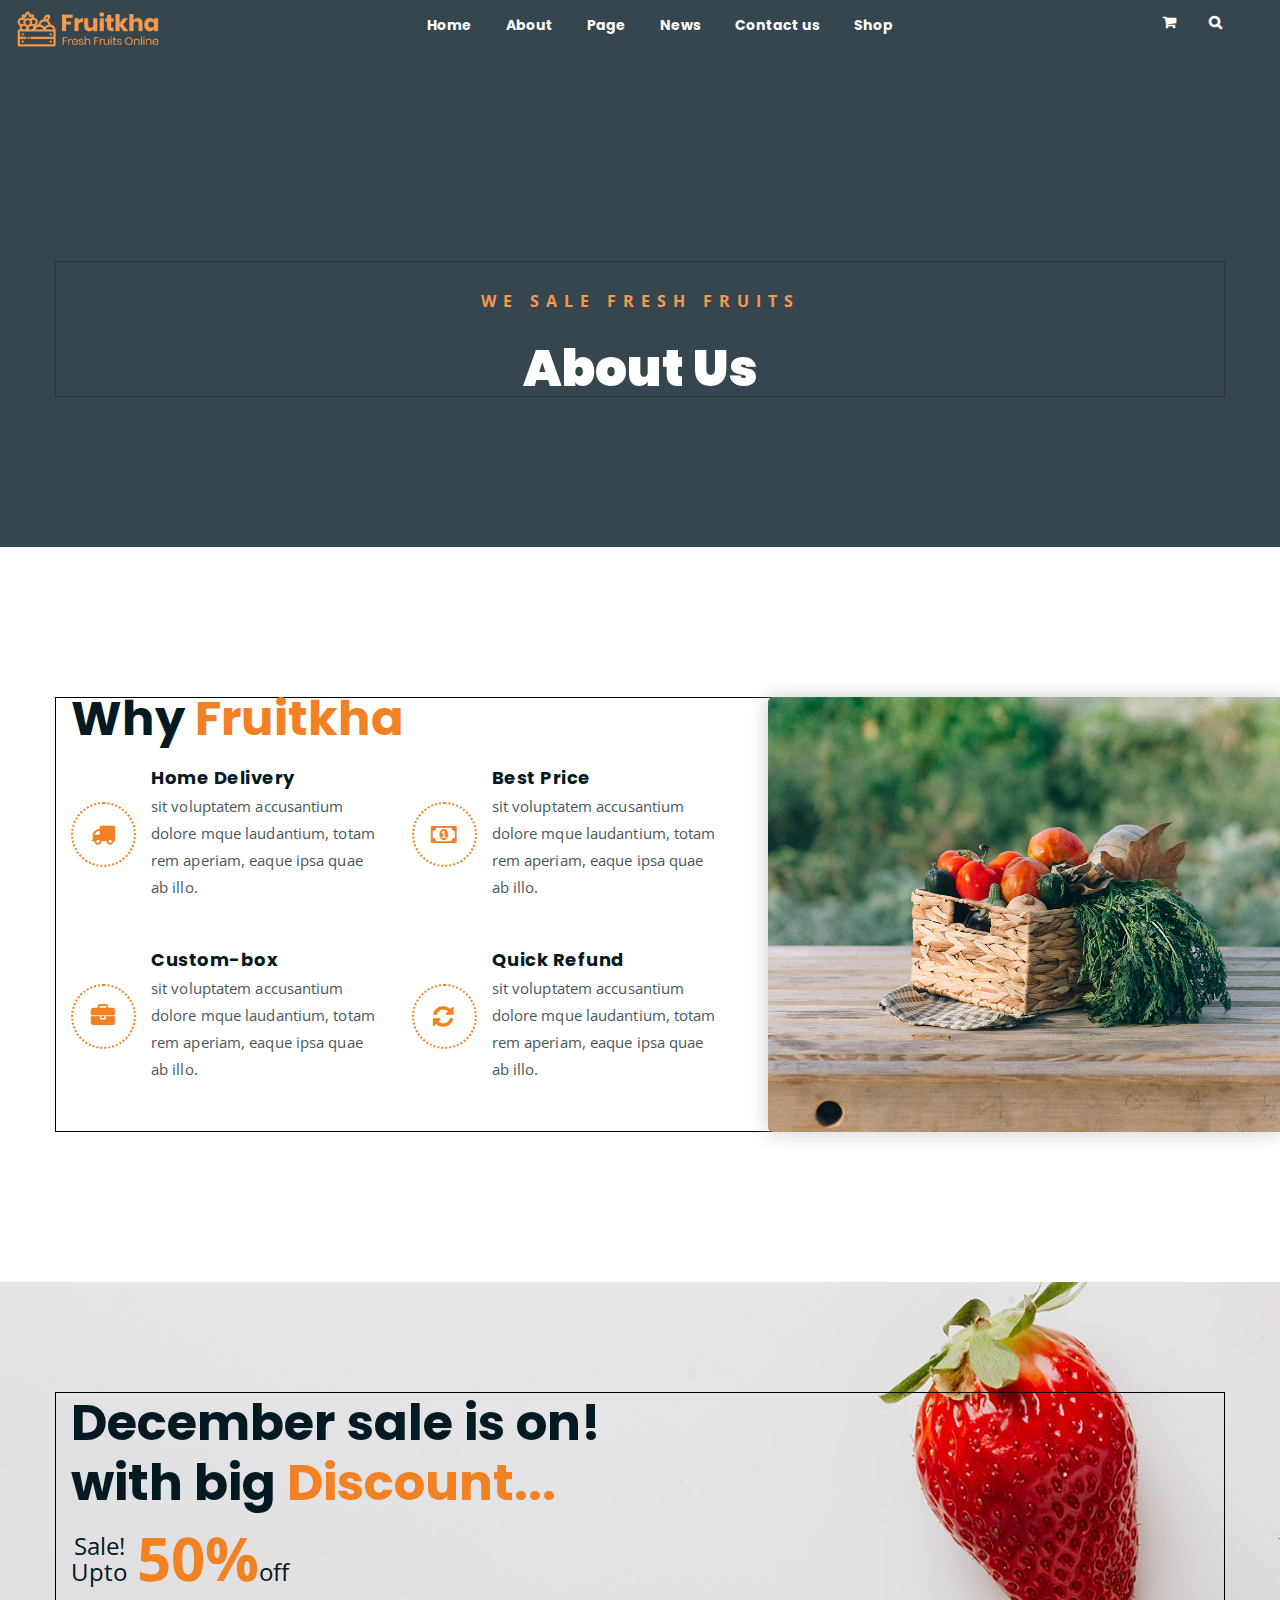
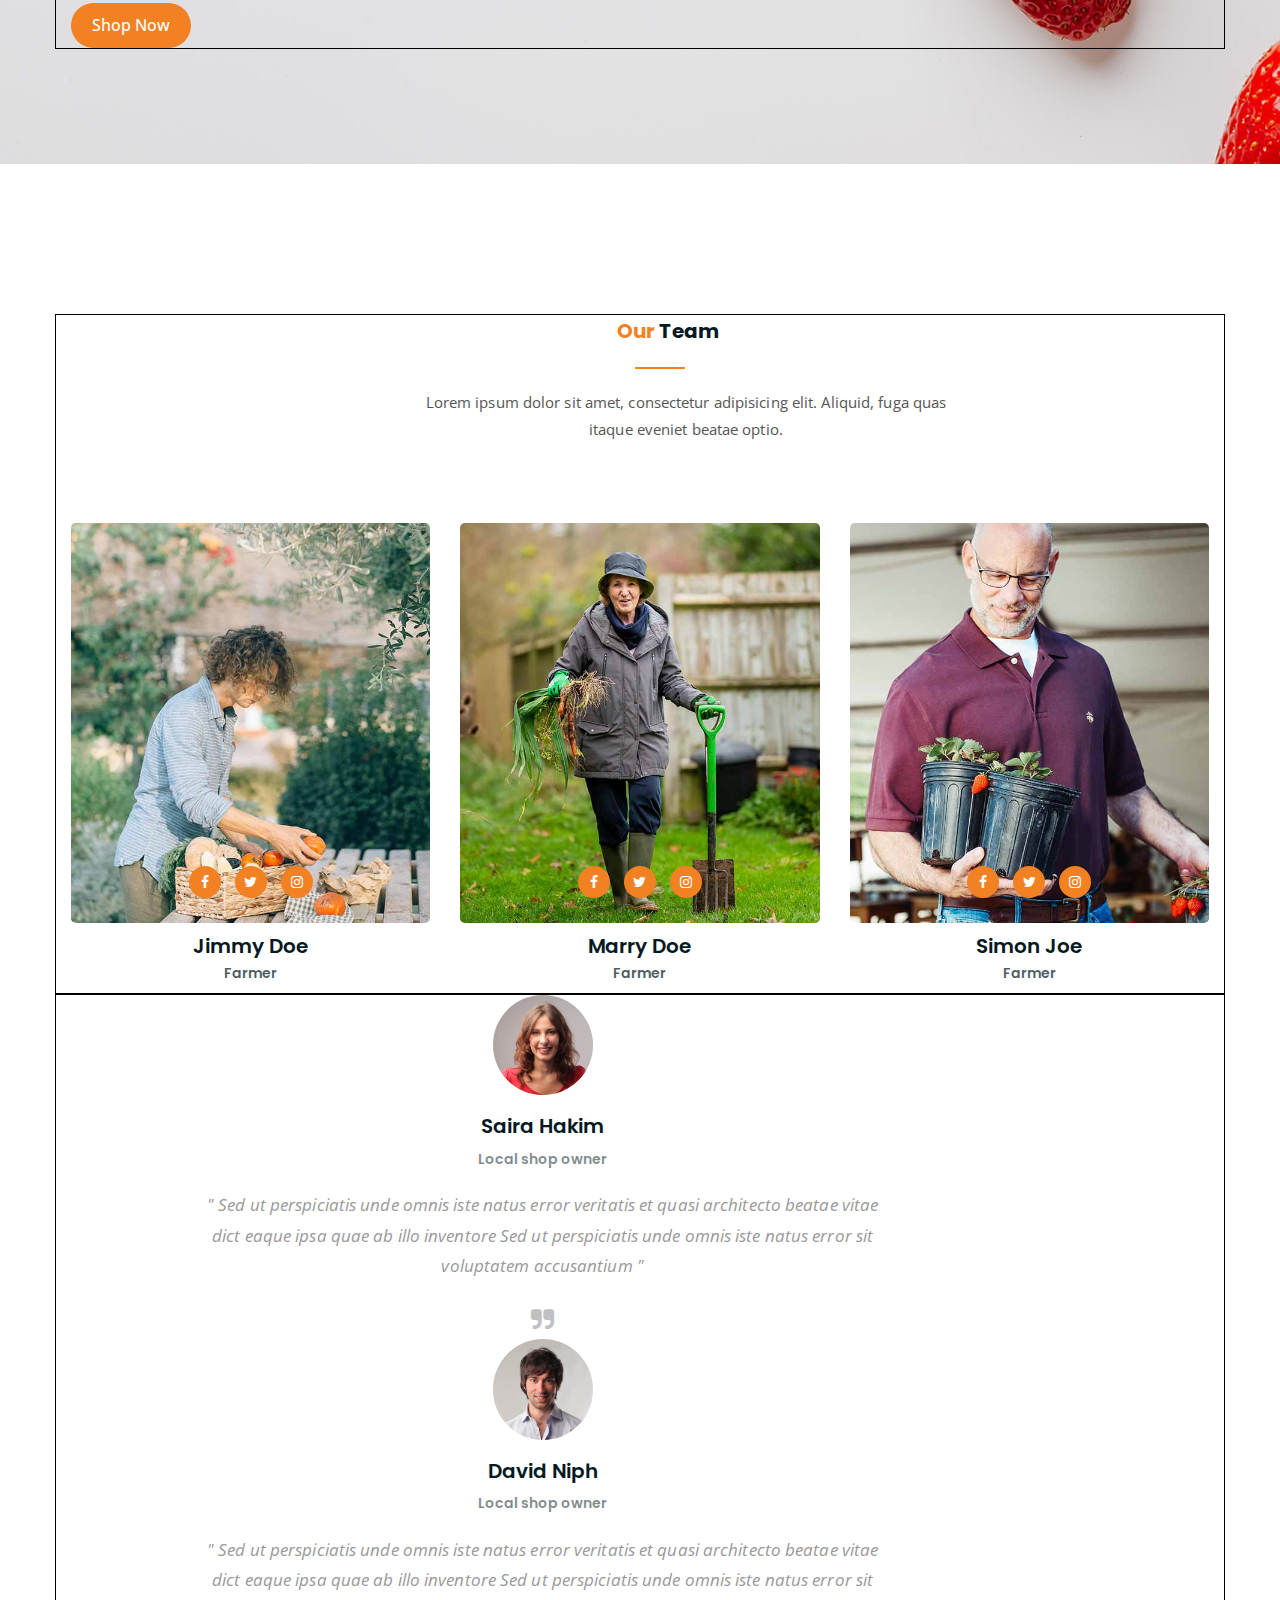
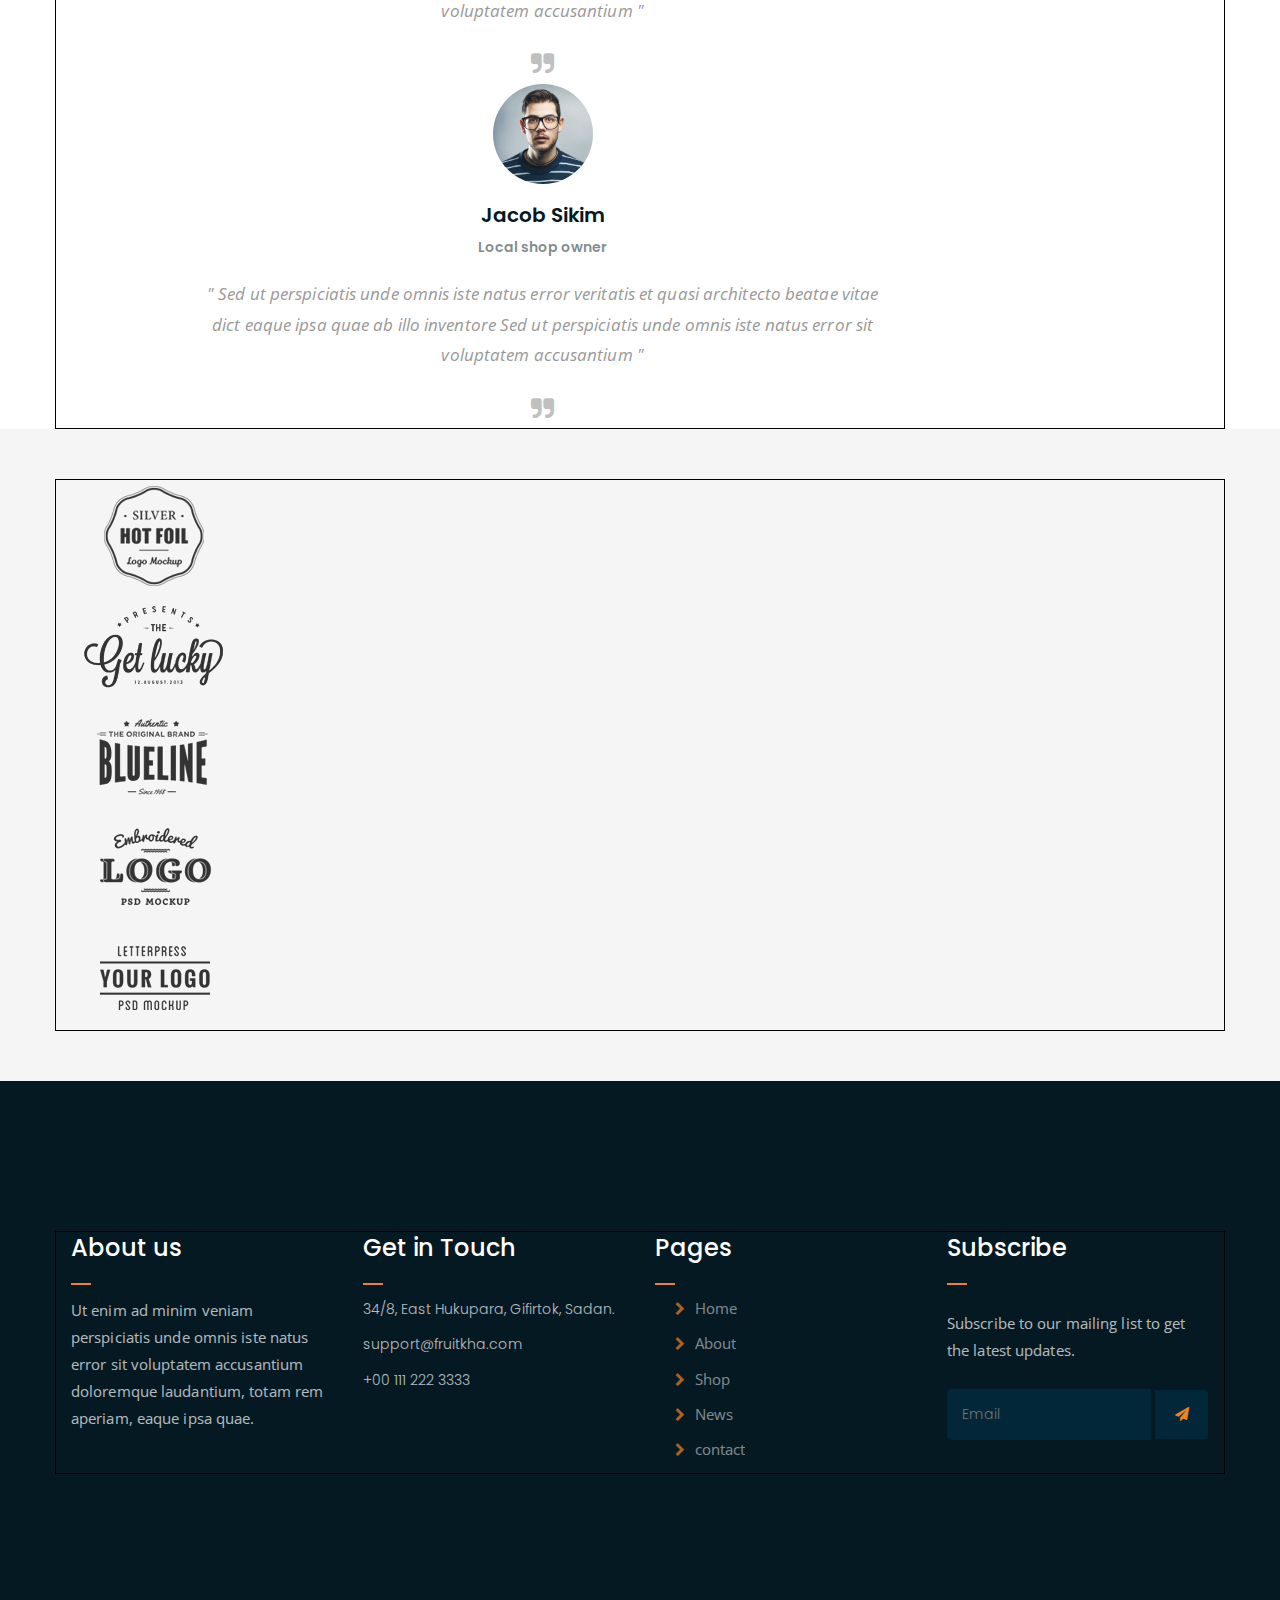
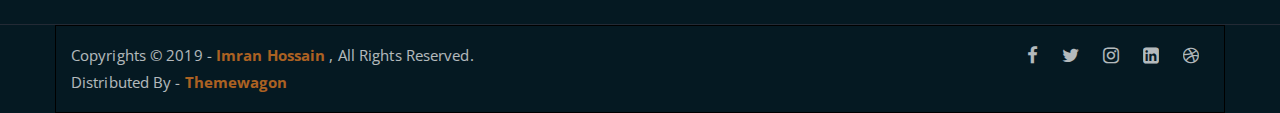
<file: about.html>
<!DOCTYPE html>
<html lang="en">

<head>
    <meta charset="UTF-8">
    <meta http-equiv="X-UA-Compatible" content="IE=edge">
    <meta name="viewport" content="width=device-width, initial-scale=1.0">
    <title>About</title>
    <link
        href="https://fonts.googleapis.com/css2?family=Open+Sans:wght@300;400;500;700&family=Poppins:ital,wght@0,200;0,300;0,700;1,400&display=swap"
        rel="stylesheet">
    <link rel="stylesheet" href="css/bootstrap.css">
    <link rel="stylesheet" href="css/font-awesome.css">
    <link rel="stylesheet" href="css/style.css">
</head>

<body>
    <section class="Top-header">
        <div class="container-fluid">
            <div class="row">
                <div class="col-md-3">
                    <div id="logo">
                        <a href="index.html"><img src="image/logo.png" alt=""></a>
                    </div>
                </div>
                <div class="col-md-6">
                    <ul class="Menubar">
                        <li><a href="#">Home</a>
                            <ul class="sub-menu">
                                <li><a href="index.html">Static Home</a></li>
                                <li><a href="index_2.html">Slider Home</a></li>
                            </ul>
                        </li>
                        <li><a href="about.html">About</a></li>
                        <li><a href="#">Page</a>
                            <ul class="sub-menu">
                                <li><a href="404.html">404 page</a></li>
                                <li><a href="about.html">About</a></li>
                                <li><a href="cart.html">Cart</a></li>
                                <li><a href="checkout.html">Check Out</a></li>
                                <li><a href="contact.html">Contact</a></li>
                                <li><a href="news.html">News</a></li>
                                <li><a href="shop.html">Shop</a></li>
                            </ul>
                        </li>
                        <li><a href="news.html">News</a>
                            <ul class="sub-menu">
                                <li><a href="news.html">News</a></li>
                                <li><a href="single-news.html">Single News</a></li>
                            </ul>
                        </li>
                        <li><a href="contact.html">Contact us</a></li>
                        <li><a href="shop.html">Shop</a>
                            <ul class="sub-menu">
                                <li><a href="shop.html">Shop</a></li>
                                <li><a href="checkout.html">Check Out</a></li>
                                <li><a href="single-product.html">Single Product</a></li>
                                <li><a href="cart.html">Cart</a></li>
                            </ul>
                        </li>
                    </ul>
                </div>
                <div class="col-md-3">
                    <div id="icon">
                        <a href="index.html"><i class="fa fa-shopping-cart"></i></a>
                        <a href="index.html"><i class="fa fa-search"></i></a>
                    </div>
                </div>
            </div>
        </div>
        <!-- Logo & Menubar :the end -->
        <div class="breadcrumb-section">
            <div class="container">
                <div class="row">
                    <div class="col-lg-12">
                        <div id="breadcrumb-text">
                            <p>We sale fresh fruits</p>
                            <h1>About Us</h1>
                        </div>
                    </div>
                </div>
            </div>
        </div>
    </section>
    <!--Breadcrumb : the end -->
    <div class="Feature-bg">
        <div class="container">
            <div class="row">
                <div class="col-lg-7">
                    <div class="Feature-text">
                        <h3>Why <span class="orange-text"> Fruitkha</span></h3>
                    </div>
                    <div class="row">
                        <div class="col-lg-6">
                            <div class="list-box">
                                <div class="list-icon">
                                    <i class="fa fa-truck"></i>
                                </div>
                                <div class="content">
                                    <h3>Home Delivery</h3>
                                    <p>sit voluptatem accusantium dolore mque laudantium, totam rem aperiam, eaque ipsa
                                        quae ab
                                        illo.</p>
                                </div>
                            </div>
                        </div>
                        <div class="col-lg-6">
                            <div class="list-box">
                                <div class="list-icon">
                                    <i class="fa fa-money"></i>
                                </div>
                                <div class="content">
                                    <h3>Best Price</h3>
                                    <p>sit voluptatem accusantium dolore mque laudantium, totam rem aperiam, eaque ipsa
                                        quae ab
                                        illo.</p>
                                </div>
                            </div>
                        </div>
                        <div class="col-lg-6">
                            <div class="list-box">
                                <div class="list-icon">
                                    <i class="fa fa-briefcase"></i>
                                </div>
                                <div class="content">
                                    <h3>Custom-box</h3>
                                    <p>sit voluptatem accusantium dolore mque laudantium, totam rem aperiam, eaque ipsa
                                        quae ab
                                        illo.</p>
                                </div>
                            </div>
                        </div>
                        <div class="col-lg-6">
                            <div class="list-box">
                                <div class="list-icon">
                                    <i class="fa fa-refresh"></i>
                                </div>
                                <div class="content">
                                    <h3>Quick Refund</h3>
                                    <p>sit voluptatem accusantium dolore mque laudantium, totam rem aperiam, eaque ipsa
                                        quae ab
                                        illo.</p>
                                </div>
                            </div>
                        </div>
                    </div>
                </div>
            </div>
        </div>
    </div>
    <!-- shop-banner -->
    <section class="shop-banner">
        <div class="container">
            <h3>December sale is on!<br>with big <span class="orange-text">Discount...</span></h3>
            <div class="sale-percent">
                <span>Sale!<br>Upto</span>50%<span>off</span>
            </div>
            <a href="shop.html" class="btn">Shop Now</a>
        </div>
    </section>
    <!-- Shop banner : the end -->
    <section class="Team">
        <div class="container">
            <div class="row">
                <div class="col-lg-8">
                    <div class="section-title">
                        <h3><span class="orange-text">Our</span> Team</h3>
                        <p>Lorem ipsum dolor sit amet, consectetur adipisicing elit. Aliquid, fuga quas itaque eveniet
                            beatae optio.</p>
                    </div>
                </div>
            </div>
            <div class="row">
                <div class="col-lg-4 col-md-6">
                    <div class="Team-iteam">
                        <div class="Team-image-1"></div>
                        <h4>Jimmy Doe<span>Farmer</span></h4>
                        <ul class="social-link">
                            <li><a href="#" target="blank"><i class="fa fa-facebook"></i></a></li>
                            <li><a href="#" target="blank"><i class="fa fa-twitter"></i></a></li>
                            <li><a href="#" target="blank"><i class="fa fa-instagram"></i></a></li>
                        </ul>
                    </div>
                </div>


                <div class="col-lg-4 col-md-6">
                    <div class="Team-iteam">
                        <div class="Team-image-2"></div>
                        <h4>Marry Doe<span>Farmer</span></h4>
                        <ul class="social-link">
                            <li><a href="#" target="blank"><i class="fa fa-facebook"></i></a></li>
                            <li><a href="#" target="blank"><i class="fa fa-twitter"></i></a></li>
                            <li><a href="#" target="blank"><i class="fa fa-instagram"></i></a></li>
                        </ul>
                    </div>
                </div>
                <div class="col-lg-4 col-md-6">
                    <div class="Team-iteam">
                        <div class="Team-image-3"></div>
                        <h4>Simon Joe<span>Farmer</span></h4>
                        <ul class="social-link">
                            <li><a href="#" target="blank"><i class="fa fa-facebook"></i></a></li>
                            <li><a href="#" target="blank"><i class="fa fa-twitter"></i></a></li>
                            <li><a href="#" target="blank"><i class="fa fa-instagram"></i></a></li>
                        </ul>
                    </div>
                </div>
            </div>
        </div>
    </section>
    <!-- Team : the end -->
    <!-- testimonail -->
    <div class="testimonail-section mt-150 mb-150">
		<div class="container">
			<div class="row">
				<div class="col-lg-10 offset-lg-1 text-center">
					<div class="testimonial-sliders owl-carousel">
						<div class="single-testimonial-slider">
							<div class="client-avater">
								<img src="image/avatar1.png" alt="">
							</div>
							<div class="client-meta">
								<h3>Saira Hakim <span>Local shop owner</span></h3>
								<p class="testimonial-body">
									" Sed ut perspiciatis unde omnis iste natus error veritatis et  quasi architecto beatae vitae dict eaque ipsa quae ab illo inventore Sed ut perspiciatis unde omnis iste natus error sit voluptatem accusantium "
								</p>
								<div class="last-icon">
									<i class="fa fa-quote-right"></i>
								</div>
							</div>
                        </div>
                        <div class="single-testimonial-slider">
							<div class="client-avater">
								<img src="image/avatar2.png" alt="">
							</div>
							<div class="client-meta">
								<h3>David Niph <span>Local shop owner</span></h3>
								<p class="testimonial-body">
									" Sed ut perspiciatis unde omnis iste natus error veritatis et  quasi architecto beatae vitae dict eaque ipsa quae ab illo inventore Sed ut perspiciatis unde omnis iste natus error sit voluptatem accusantium "
								</p>
								<div class="last-icon">
									<i class="fa fa-quote-right"></i>
								</div>
							</div>
						</div>
						<div class="single-testimonial-slider">
							<div class="client-avater">
								<img src="image/avatar3.png" alt="">
							</div>
							<div class="client-meta">
								<h3>Jacob Sikim <span>Local shop owner</span></h3>
								<p class="testimonial-body">
									" Sed ut perspiciatis unde omnis iste natus error veritatis et  quasi architecto beatae vitae dict eaque ipsa quae ab illo inventore Sed ut perspiciatis unde omnis iste natus error sit voluptatem accusantium "
								</p>
								<div class="last-icon">
									<i class="fa fa-quote-right"></i>
								</div>
							</div>
						</div>
                    </div>
                </div>
            </div>
        </div>
    </div>                    
    <!-- testimonial : the end -->
    <!-- logo-slider -->
    <div class="logo-carousel-section">
        <div class="container">
            <div class="row">
                <div class="col-lg-12">
                    <div class="logo-carousel-inner owl-carousel owl-theme">
                        <div class="single-logo-item">
                            <img src="image/1.png">
                        </div>
                        <div class="single-logo-item">
                            <img src="image/2.png">
                        </div>
                        <div class="single-logo-item">
                            <img src="image/3.png">
                        </div>
                        <div class="single-logo-item">
                            <img src="image/4.png">
                        </div>
                        <div class="single-logo-item">
                            <img src="image/5.png" alt="">
                        </div>
                    </div>
                </div>
            </div>
        </div>
    </div>
    <!-- Logo-slider:the end -->
    <!-- footer -->
    <section class="Footer">
        <div class="container">
            <div class="row">
                <div class="col-lg-3 col-md-6">
                    <div class="footer-box about-widget">
                        <h2 class="widget">About us</h2>
                        <p>Ut enim ad minim veniam perspiciatis unde omnis iste natus error sit voluptatem accusantium
                            doloremque laudantium, totam rem aperiam, eaque ipsa quae.</p>
                    </div>
                </div>
                <div class="col-lg-3 col-md-6">
                    <div class="footer-box about-widget">
                        <h2 class="widget">Get in Touch</h2>
                        <ul>
                            <li>34/8, East Hukupara, Gifirtok, Sadan.</li>
                            <li>support@fruitkha.com</li>
                            <li>+00 111 222 3333</li>
                        </ul>
                    </div>
                </div>
                <div class="col-lg-3 col-md-6">
                    <div class="footer-box pages">
                        <h2 class="widget">Pages</h2>
                        <ul>
                            <li><i class="fa fa-chevron-right"><a href="index.html">Home</a></i></li>
                            <li><i class="fa fa-chevron-right"><a href="about.html">About</a></i></li>
                            <li><i class="fa fa-chevron-right"><a href="service.html">Shop</a></i></li>
                            <li><i class="fa fa-chevron-right"><a href="news.html">News</a></i></li>
                            <li><i class="fa fa-chevron-right"><a href="contact.html">contact</a></i></li>
                        </ul>
                    </div>
                </div>
                <div class="col-lg-3 col-md-6">
                    <div class="footer-box about-widget">
                        <h2 class="widget">Subscribe</h2>
                        <p>Subscribe to our mailing list to get the latest updates.</p>
                        <form action="index.html">
                            <input type="email" placeholder="Email">
                            <button type="submit"><i class="fa fa-paper-plane"></i></button>
                        </form>
                    </div>
                </div>
            </div>
    </section>
    <!-- Footer:the end -->
    <!-- copyright -->
    <section class="copyright">
        <div class="container">
            <div class="row">
                <div class="col-lg-6 col-md-12">
                    <p>Copyrights © 2019 -
                        <a href="https://imransdesign.com/">Imran Hossain</a>
                        , All Rights Reserved.
                        <br>
                        Distributed By -
                        <a href="https://themewagon.com/">Themewagon</a>
                    </p>
                </div>
                <div class="col-lg-6 col-md-12">
                    <div class="social-icons">
                        <ul>
                            <li><a href="#" target="blank"><i class="fa fa-facebook"></i></a></li>
                            <li><a href="#" target="blank"><i class="fa fa-twitter"></i></a></li>
                            <li><a href="#" target="blank"><i class="fa fa-instagram"></i></a></li>
                            <li><a href="#" target="blank"><i class="fa fa-linkedin-square"></i></a></li>
                            <li><a href="#" target="blank"><i class="fa fa-dribbble"></i></a></li>
                        </ul>
                    </div>
                </div>
            </div>
        </div>
    </section>
</body>

</html>
</file>
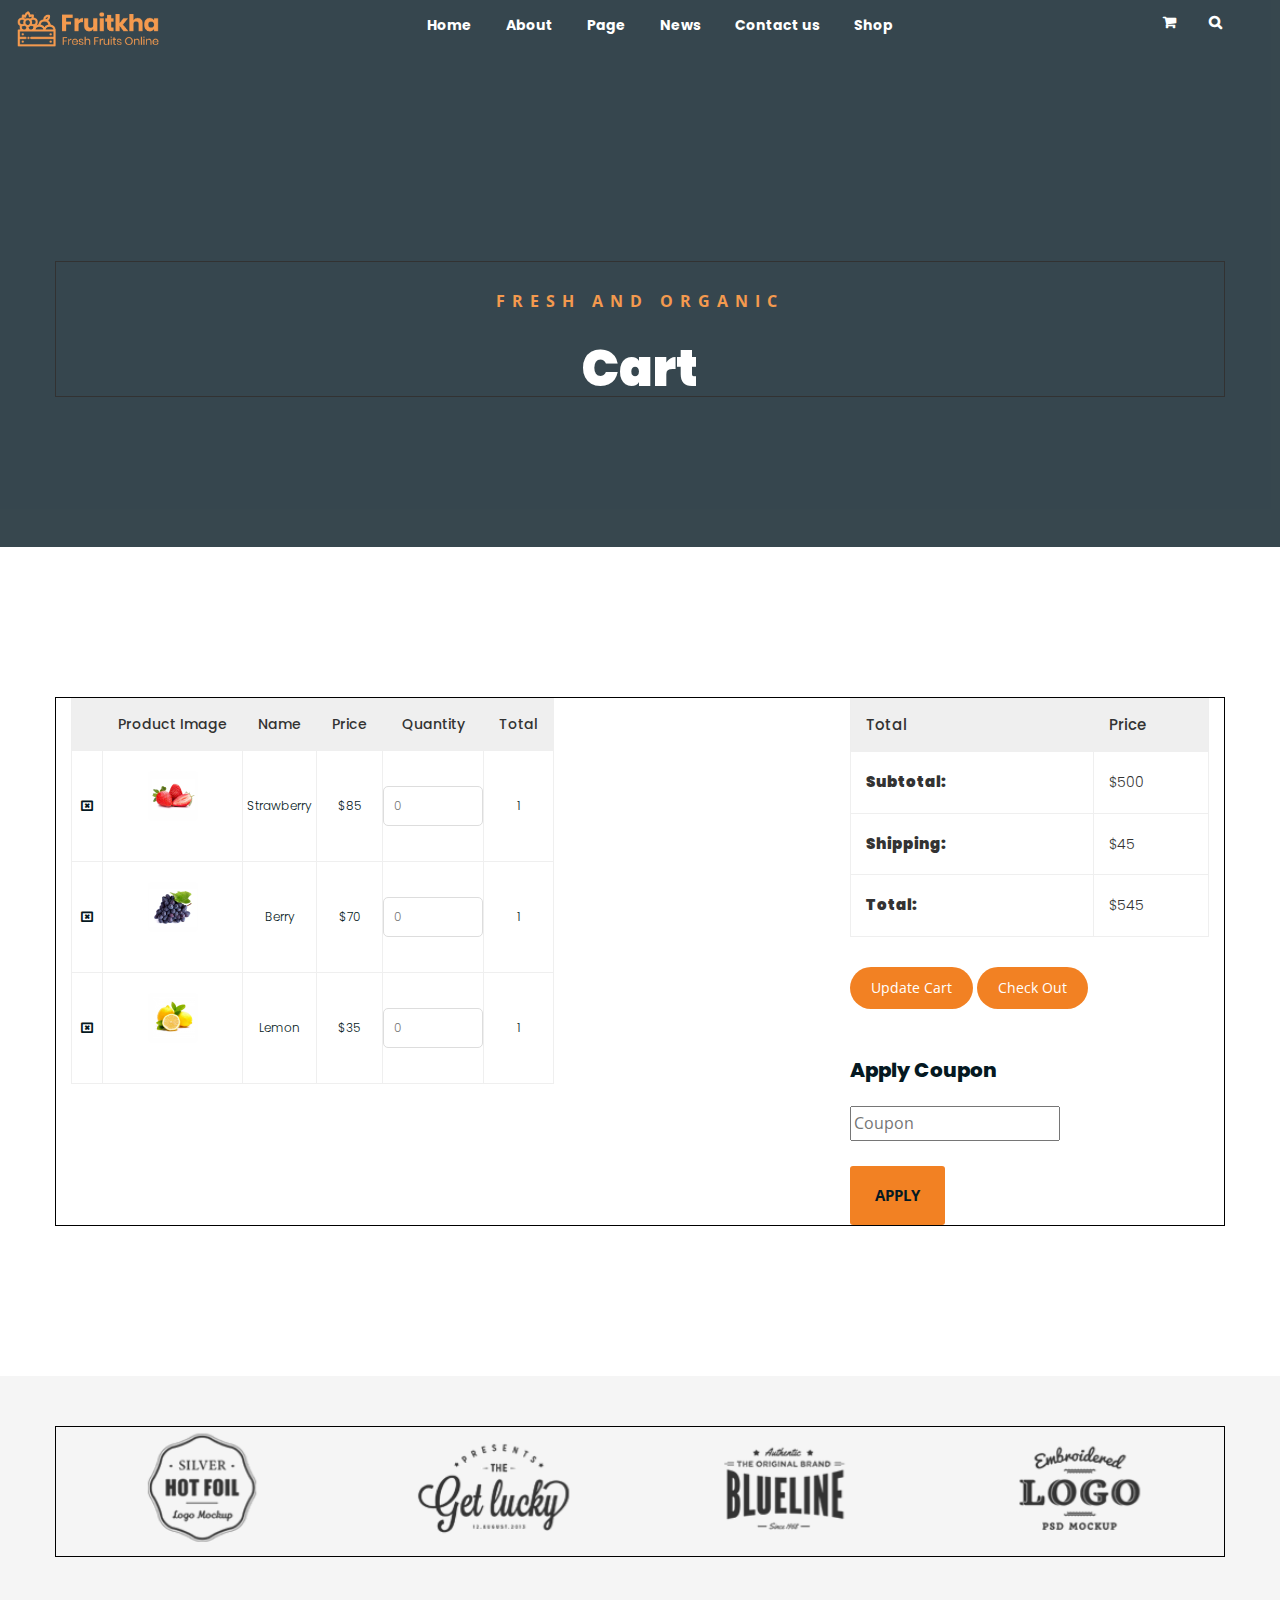
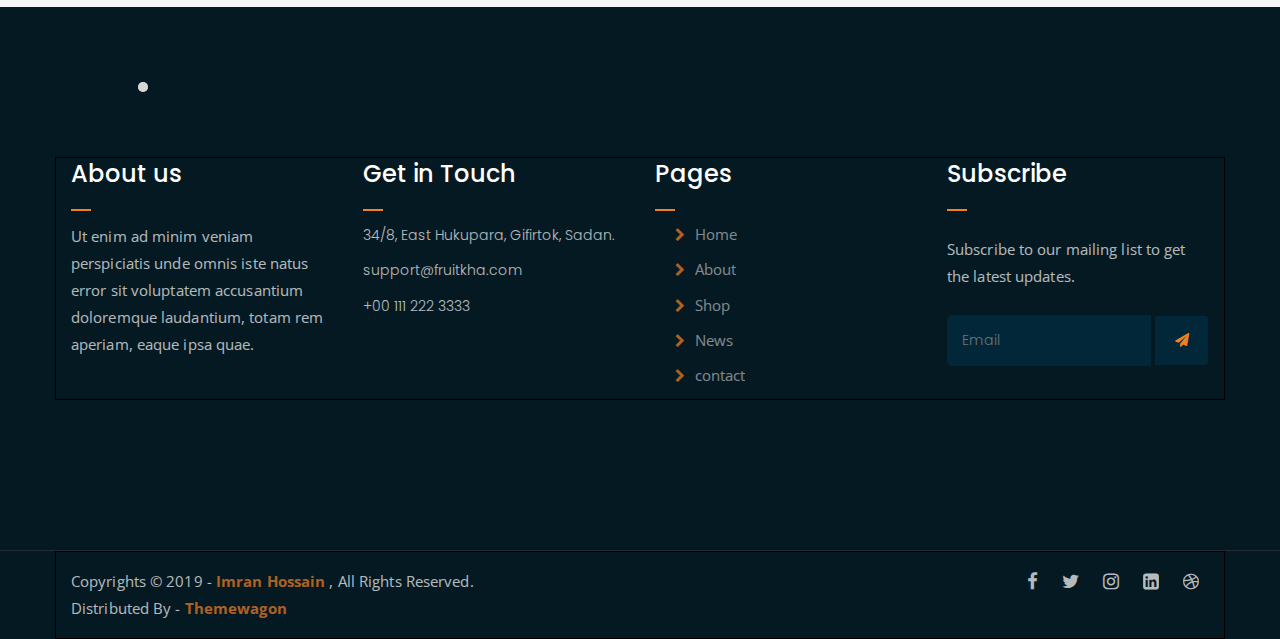
<file: cart.html>
<!DOCTYPE html>
<html lang="en">

<head>
    <meta charset="UTF-8">
    <meta http-equiv="X-UA-Compatible" content="IE=edge">
    <meta name="viewport" content="width=device-width, initial-scale=1.0">
    <title>Cart</title>
    <link
    href="https://fonts.googleapis.com/css2?family=Open+Sans:wght@300;400;500;700&family=Poppins:ital,wght@0,200;0,300;0,700;1,400&display=swap"
    rel="stylesheet">
<link rel="stylesheet" href="css/bootstrap.css">
<link rel="stylesheet" href="css/font-awesome.css">
<link rel="stylesheet" href="css/style.css">
<link rel="stylesheet" href="css/owl.carousel.css">
<link rel="stylesheet" href="css/owl.theme.default.min.css">
</head>
<body>
    <section class="Top-header">
        <div class="container-fluid">
            <div class="row">
                <div class="col-md-3">
                    <div id="logo">
                        <a href="index.html"><img src="image/logo.png" alt=""></a>
                    </div>
                </div>
                <div class="col-md-6">
                    <ul class="Menubar">
                        <li><a href="#">Home</a>
                            <ul class="sub-menu">
                                <li><a href="index.html">Static Home</a></li>
                                <li><a href="index_2.html">Slider Home</a></li>
                            </ul>
                        </li>
                        <li><a href="about.html">About</a></li>
                        <li><a href="#">Page</a>
                            <ul class="sub-menu">
                                <li><a href="404.html">404 page</a></li>
                                <li><a href="about.html">About</a></li>
                                <li><a href="cart.html">Cart</a></li>
                                <li><a href="checkout.html">Check Out</a></li>
                                <li><a href="contact.html">Contact</a></li>
                                <li><a href="news.html">News</a></li>
                                <li><a href="shop.html">Shop</a></li>
                            </ul>
                        </li>
                        <li><a href="news.html">News</a>
                            <ul class="sub-menu">
                                <li><a href="news.html">News</a></li>
                                <li><a href="single-news.html">Single News</a></li>
                            </ul>
                        </li>
                        <li><a href="contact.html">Contact us</a></li>
                        <li><a href="shop.html">Shop</a>
                            <ul class="sub-menu">
                                <li><a href="shop.html">Shop</a></li>
                                <li><a href="checkout.html">Check Out</a></li>
                                <li><a href="single-product.html">Single Product</a></li>
                                <li><a href="cart.html">Cart</a></li>
                            </ul>
                        </li>
                    </ul>
                </div>
                <div class="col-md-3">
                    <div id="icon">
                        <a href="index.html"><i class="fa fa-shopping-cart"></i></a>
                        <a href="index.html"><i class="fa fa-search"></i></a>
                    </div>
                </div>
            </div>
        </div>
        <!-- Logo & Menubar :the end -->
        <div class="breadcrumb-section">
            <div class="container">
                <div class="row">
                    <div class="col-lg-12">
                        <div id="breadcrumb-text">
                            <p>Fresh and Organic</p>
                            <h1>Cart</h1>
                        </div>
                    </div>
                </div>
            </div>
        </div>
    </section>
    <!--Breadcrumb : the end -->
    <!-- cart -->
    <section class="cart-section">
        <div class="container">
            <div class="row">
                <div class="col-lg-8 col-md-12">
                    <div class="cart-table-wrap">
                        <table class="cart-table">
                            <thead class="cart-table-head">
                                <tr class="table-head-row">
                                    <th class="product-remove"></th>
                                    <th class="product-image">Product Image</th>
                                    <th class="product-name">Name</th>
                                    <th class="product-price">Price</th>
                                    <th class="product-quantity">Quantity</th>
                                    <th class="product-total">Total</th>
                                </tr>
                            </thead>
                            <tbody>
                                <tr class="table-body-row">
                                    <td class="product-remove"><a href="#"><i class="fa fa-window-close-o"></i></a></td>
                                    <td class="product-image"><img src="image/product-img-1.jpg" alt=""></td>
                                    <td class="product-name">Strawberry</td>
                                    <td class="product-price">$85</td>
                                    <td class="product-quantity"><input type="number" placeholder="0"></td>
                                    <td class="product-total">1</td>
                                </tr>
                            </tbody>
                            <tbody>
                                <tr class="table-body-row">
                                    <td class="product-remove"><a href="#"><i class="fa fa-window-close-o"></i></a></td>
                                    <td class="product-image"><img src="image/product-img-2.jpg" alt=""></td>
                                    <td class="product-name">Berry</td>
                                    <td class="product-price">$70</td>
                                    <td class="product-quantity"><input type="number" placeholder="0"></td>
                                    <td class="product-total">1</td>
                                </tr>
                            </tbody>
                            <tbody>
                                <tr class="table-body-row">
                                    <td class="product-remove"><a href="#"><i class="fa fa-window-close-o"></i></a></td>
                                    <td class="product-image"><img src="image/product-img-3.jpg" alt=""></td>
                                    <td class="product-name">Lemon</td>
                                    <td class="product-price">$35</td>
                                    <td class="product-quantity"><input type="number" placeholder="0"></td>
                                    <td class="product-total">1</td>
                                </tr>
                            </tbody>
                        </table>
                    </div>
                </div>
                <div class="col-lg-4">
                    <div class="total-section">
                        <table class="total-table">
                            <thead class="total-table-head">
                                <tr class="table-total-row">
                                    <th>Total</th>
                                    <th>Price</th>
                                </tr>
                            </thead>
                            <tbody>
                                <tr class="total-data">
									<td><strong>Subtotal: </strong></td>
									<td>$500</td>
								</tr>
								<tr class="total-data">
									<td><strong>Shipping: </strong></td>
									<td>$45</td>
								</tr>
								<tr class="total-data">
									<td><strong>Total: </strong></td>
									<td>$545</td>
								</tr>
                            </tbody>
                        </table>
                        <div class="cart-button">
                            <a href="cart.html" class="btn">Update Cart</a>
							<a href="checkout.html" class="btn">Check Out</a>
                        </div>
                    </div>
                    <div class="coupon-section">
						<h3>Apply Coupon</h3>
						<div class="coupon-form-wrap">
							<form action="index.html">
								<p><input type="text" placeholder="Coupon"></p>
								<p><input type="submit" value="Apply"></p>
							</form>
						</div>
					</div>
                </div>
            </div>
        </div>
    </section>
    <!-- logo-slider -->
    <div class="logo-carousel-section">
        <div class="container">
            <div class="row">
                <div class="col-lg-12">
                    <div class="logo-carousel-inner owl-carousel owl-theme">
                        <div class="single-logo-item">
                            <img src="image/1.png">
                        </div>
                        <div class="single-logo-item">
                            <img src="image/2.png">
                        </div>
                        <div class="single-logo-item">
                            <img src="image/3.png">
                        </div>
                        <div class="single-logo-item">
                            <img src="image/4.png">
                        </div>
                        <div class="single-logo-item">
                            <img src="image/5.png" alt="">
                        </div>
                    </div>
                </div>
            </div>
        </div>
    </div>
    <!-- Logo-slider:the end -->
    <!-- footer -->
    <section class="Footer">
        <div class="container">
            <div class="row">
                <div class="col-lg-3 col-md-6">
                    <div class="footer-box about-widget">
                        <h2 class="widget">About us</h2>
                        <p>Ut enim ad minim veniam perspiciatis unde omnis iste natus error sit voluptatem accusantium
                            doloremque laudantium, totam rem aperiam, eaque ipsa quae.</p>
                    </div>
                </div>
                <div class="col-lg-3 col-md-6">
                    <div class="footer-box about-widget">
                        <h2 class="widget">Get in Touch</h2>
                        <ul>
                            <li>34/8, East Hukupara, Gifirtok, Sadan.</li>
                            <li>support@fruitkha.com</li>
                            <li>+00 111 222 3333</li>
                        </ul>
                    </div>
                </div>
                <div class="col-lg-3 col-md-6">
                    <div class="footer-box pages">
                        <h2 class="widget">Pages</h2>
                        <ul>
                            <li><i class="fa fa-chevron-right"><a href="index.html">Home</a></i></li>
                            <li><i class="fa fa-chevron-right"><a href="about.html">About</a></i></li>
                            <li><i class="fa fa-chevron-right"><a href="service.html">Shop</a></i></li>
                            <li><i class="fa fa-chevron-right"><a href="news.html">News</a></i></li>
                            <li><i class="fa fa-chevron-right"><a href="contact.html">contact</a></i></li>
                        </ul>
                    </div>
                </div>
                <div class="col-lg-3 col-md-6">
                    <div class="footer-box about-widget">
                        <h2 class="widget">Subscribe</h2>
                        <p>Subscribe to our mailing list to get the latest updates.</p>
                        <form action="index.html">
                            <input type="email" placeholder="Email">
                            <button type="submit"><i class="fa fa-paper-plane"></i></button>
                        </form>
                    </div>
                </div>
            </div>
    </section>
    <!-- Footer:the end -->
    <!-- copyright -->
    <section class="copyright">
        <div class="container">
            <div class="row">
                <div class="col-lg-6 col-md-12">
                    <p>Copyrights © 2019 -
                        <a href="https://imransdesign.com/">Imran Hossain</a>
                        , All Rights Reserved.
                        <br>
                        Distributed By -
                        <a href="https://themewagon.com/">Themewagon</a>
                    </p>
                </div>
                <div class="col-lg-6 col-md-12">
                    <div class="social-icons">
                        <ul>
                            <li><a href="#" target="blank"><i class="fa fa-facebook"></i></a></li>
                            <li><a href="#" target="blank"><i class="fa fa-twitter"></i></a></li>
                            <li><a href="#" target="blank"><i class="fa fa-instagram"></i></a></li>
                            <li><a href="#" target="blank"><i class="fa fa-linkedin-square"></i></a></li>
                            <li><a href="#" target="blank"><i class="fa fa-dribbble"></i></a></li>
                        </ul>
                    </div>
                </div>
            </div>
        </div>
    </section>
    <script src="js/jquery.min.js"></script>
    <script src="js/owl.carousel.min.js"></script>
    <script src="js/isotope-docs.min.js"></script>

    <script>
        $('.logo-carousel-inner').owlCarousel({
            items: 4,
            loop: true,
            autoplay: true,
            margin: 30,
            responsive: {
                0: {
                    items: 1,
                    nav: false
                },
                600: {
                    items: 3,
                    nav: false
                },
                1000: {
                    items: 4,
                    nav: false,
                    loop: true
                }
            }
        })
     $(".testimonial-sliders").owlCarousel({
            items: 1,
            loop: true,
            autoplay: true,
            responsive:{
                0:{
                    items:1,
                    nav:false
                },
                600:{
                    items:1,
                    nav:false
                },
                1000:{
                    items:1,
                    nav:false,
                    loop:true
                }
            }
        });
    </script>
</body>

</html>
</file>
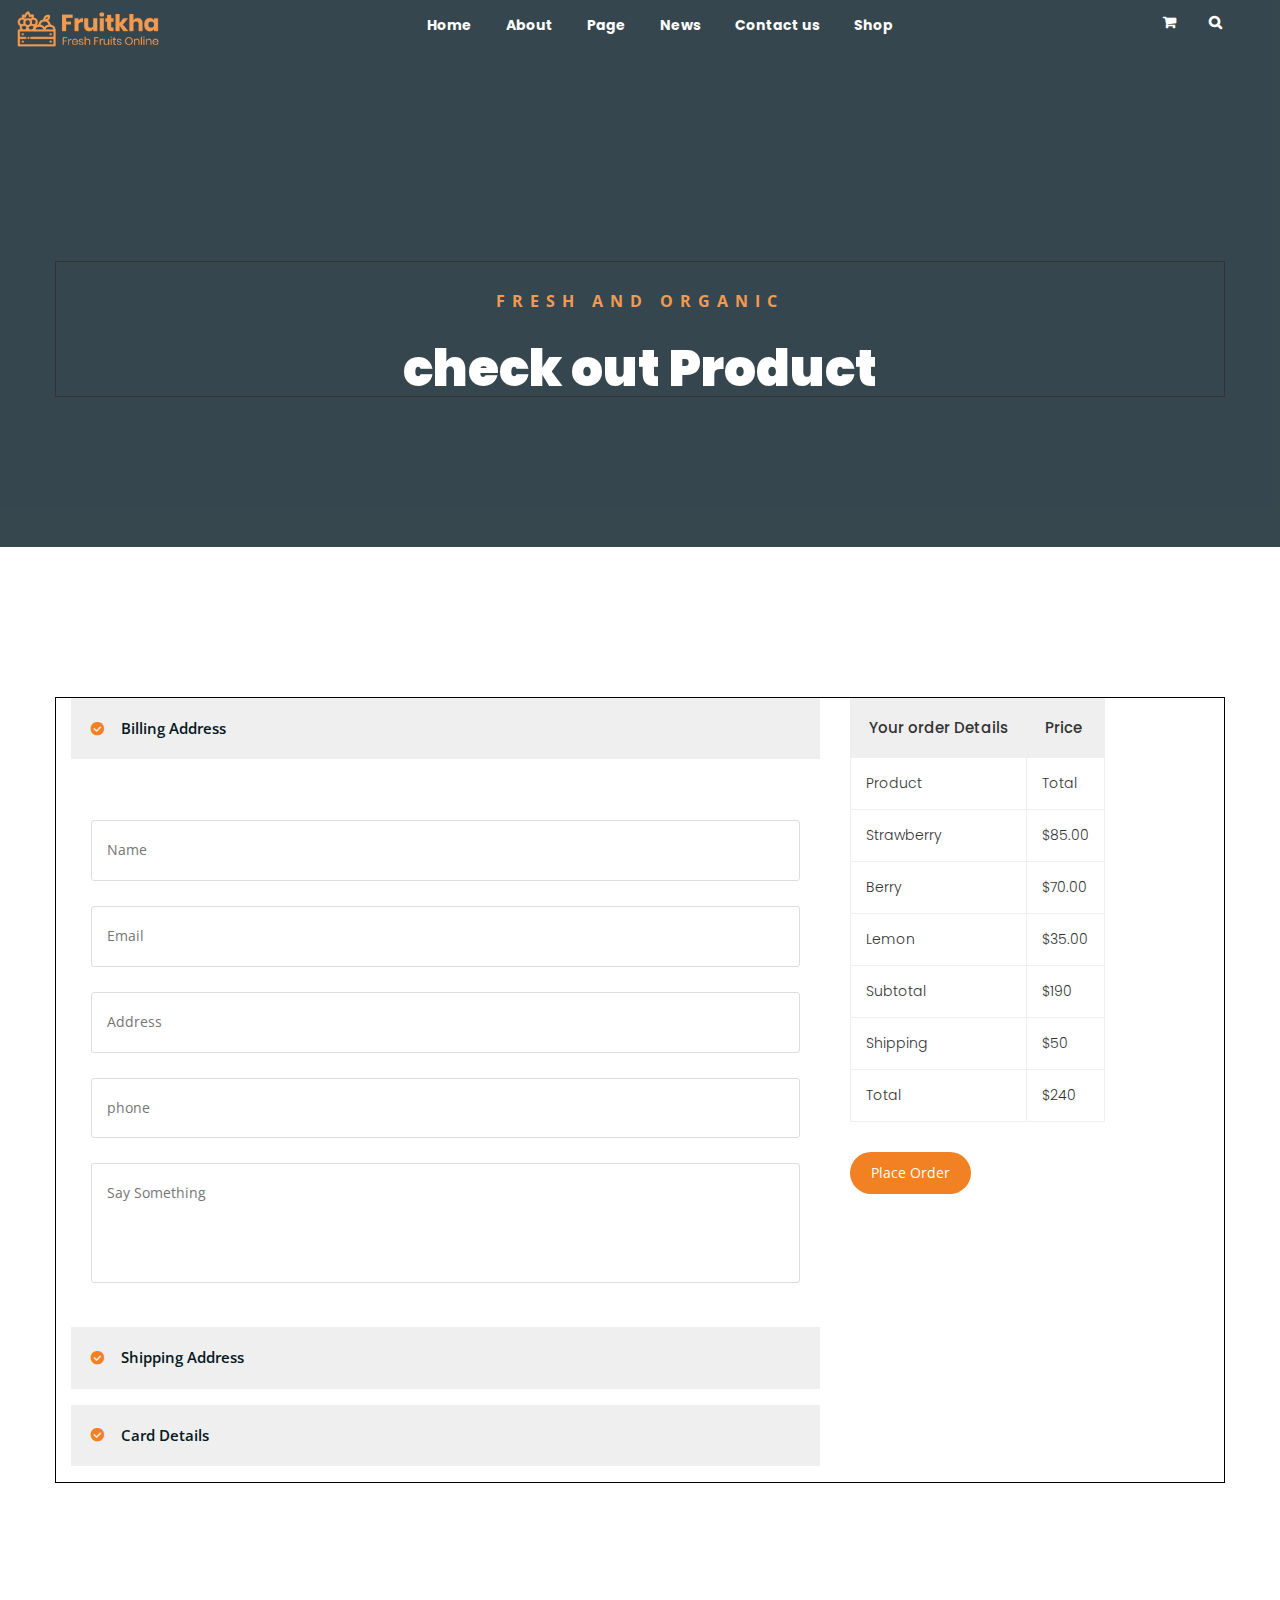
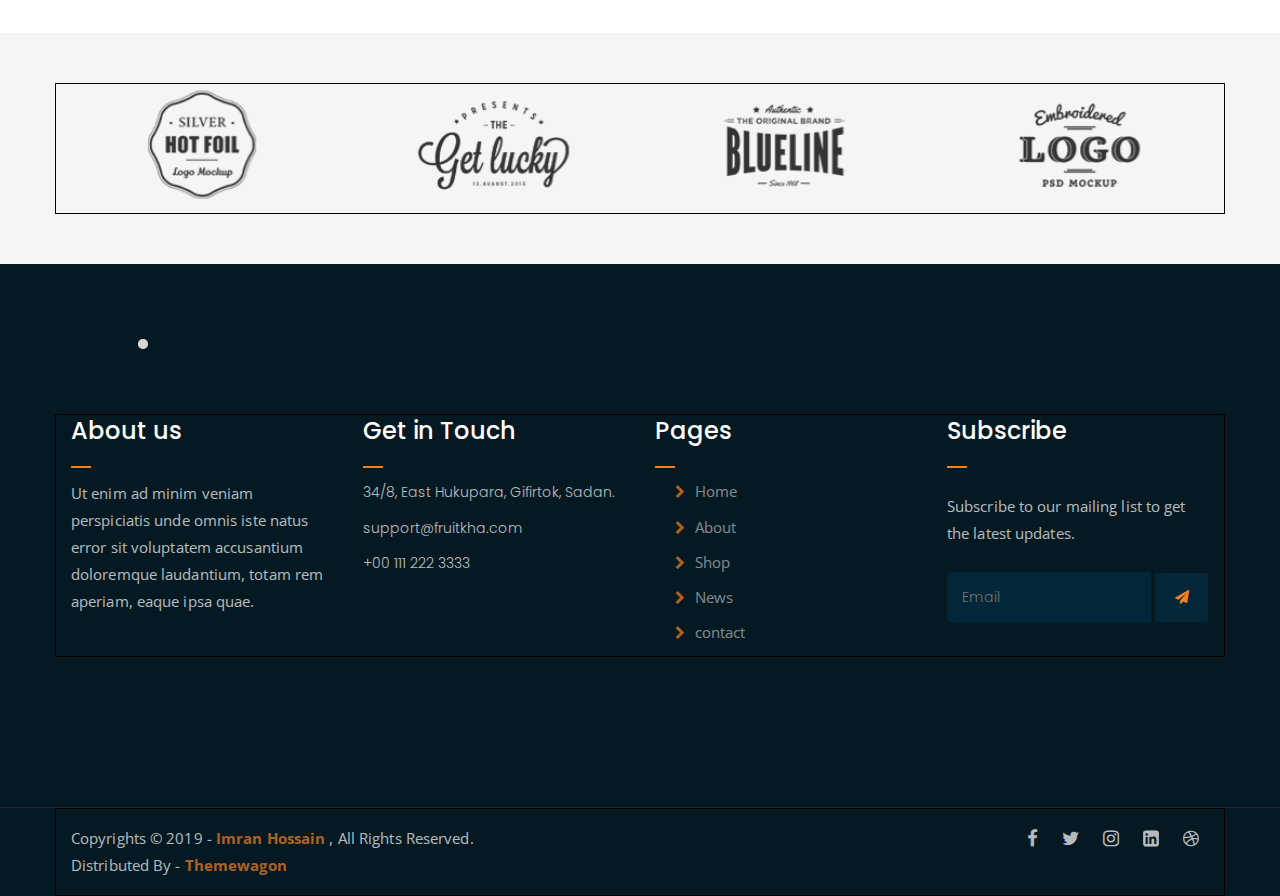
<file: checkout.html>
<!DOCTYPE html>
<html lang="en">

<head>
    <meta charset="UTF-8">
    <meta http-equiv="X-UA-Compatible" content="IE=edge">
    <meta name="viewport" content="width=device-width, initial-scale=1.0">
    <title>check out Product</title>
    <link
        href="https://fonts.googleapis.com/css2?family=Open+Sans:wght@300;400;500;700&family=Poppins:ital,wght@0,200;0,300;0,700;1,400&display=swap"
        rel="stylesheet">
    <link rel="stylesheet" href="css/bootstrap.css">
    <link rel="stylesheet" href="css/font-awesome.css">
    <link rel="stylesheet" href="css/style.css">
    <link rel="stylesheet" href="css/owl.carousel.css">
    <link rel="stylesheet" href="css/owl.theme.default.min.css">
</head>

<body>
    <section class="Top-header">
        <div class="container-fluid">
            <div class="row">
                <div class="col-md-3">
                    <div id="logo">
                        <a href="index.html"><img src="image/logo.png" alt=""></a>
                    </div>
                </div>
                <div class="col-md-6">
                    <ul class="Menubar">
                        <li><a href="#">Home</a>
                            <ul class="sub-menu">
                                <li><a href="index.html">Static Home</a></li>
                                <li><a href="index_2.html">Slider Home</a></li>
                            </ul>
                        </li>
                        <li><a href="about.html">About</a></li>
                        <li><a href="#">Page</a>
                            <ul class="sub-menu">
                                <li><a href="404.html">404 page</a></li>
                                <li><a href="about.html">About</a></li>
                                <li><a href="cart.html">Cart</a></li>
                                <li><a href="checkout.html">Check Out</a></li>
                                <li><a href="contact.html">Contact</a></li>
                                <li><a href="news.html">News</a></li>
                                <li><a href="shop.html">Shop</a></li>
                            </ul>
                        </li>
                        <li><a href="news.html">News</a>
                            <ul class="sub-menu">
                                <li><a href="news.html">News</a></li>
                                <li><a href="single-news.html">Single News</a></li>
                            </ul>
                        </li>
                        <li><a href="contact.html">Contact us</a></li>
                        <li><a href="shop.html">Shop</a>
                            <ul class="sub-menu">
                                <li><a href="shop.html">Shop</a></li>
                                <li><a href="checkout.html">Check Out</a></li>
                                <li><a href="single-product.html">Single Product</a></li>
                                <li><a href="cart.html">Cart</a></li>
                            </ul>
                        </li>
                    </ul>
                </div>
                <div class="col-md-3">
                    <div id="icon">
                        <a href="index.html"><i class="fa fa-shopping-cart"></i></a>
                        <a href="index.html"><i class="fa fa-search"></i></a>
                    </div>
                </div>
            </div>
        </div>
        <!-- Logo & Menubar :the end -->
        <div class="breadcrumb-section">
            <div class="container">
                <div class="row">
                    <div class="col-lg-12">
                        <div id="breadcrumb-text">
                            <p>Fresh and Organic</p>
                            <h1>check out Product</h1>
                        </div>
                    </div>
                </div>
            </div>
        </div>
    </section>
    <!--Breadcrumb : the end -->
    <!-- check out Product -->
    <section class="checkout-section">
        <div class="container">
            <div class="row">
                <div class="col-lg-8">
                    <div id="accordion">
                        <div class="card">
                          <div class="card-header" id="headingOne">
                            <h5 class="mb-0">
                              <button class="btn btn-link" data-toggle="collapse" data-target="#collapseOne" aria-expanded="true" aria-controls="collapseOne">
                                Billing Address
                              </button>
                            </h5>
                          </div>
                      
                          <div id="collapseOne" class="collapse show" aria-labelledby="headingOne" data-parent="#accordion">
                            <div class="card-body">
                            <div class="billing-address-form">
                                <form action="index.html">
                                    <p><input type="text" placeholder="Name"></p>
                                    <p><input type="email" placeholder="Email"></p>
                                    <p><input type="text" placeholder="Address"></p>
                                    <p><input type="tel" placeholder="phone"></p>
                                    <p><textarea name="bill" id="bill" cols="30" rows="10" placeholder="Say Something"></textarea></p>
                                </form>
                            </div>
                            </div>
                          </div>
                        </div>
                        <div class="card single-accordion">
                          <div class="card-header" id="headingTwo">
                            <h5 class="mb-0">
                              <button class="btn btn-link collapsed" data-toggle="collapse" data-target="#collapseTwo" aria-expanded="false" aria-controls="collapseTwo">
                                Shipping Address
                              </button>
                            </h5>
                          </div>
                          <div id="collapseTwo" class="collapse" aria-labelledby="headingTwo" data-parent="#accordion">
                            <div class="card-body">
                                <div class="shipping-address-form">
						        	<p>Your shipping address form is here.</p>
						        </div>
                            </div>
                          </div>
                        </div>
                        <div class="card single-accordion">
                          <div class="card-header" id="headingThree">
                            <h5 class="mb-0">
                              <button class="btn btn-link collapsed" data-toggle="collapse" data-target="#collapseThree" aria-expanded="false" aria-controls="collapseThree">
                                Card Details
                              </button>
                            </h5>
                          </div>
                          <div id="collapseThree" class="collapse" aria-labelledby="headingThree" data-parent="#accordion">
                            <div class="card-body">
                                <div class="card-details">
						        	<p>Your card details goes here.</p>
						        </div>
                            </div>
                          </div>
                        </div>
                      </div>
                </div>
                <div class="col-lg-4">
                    <div class="order-details-wrap">
                       <table class="order-details">
                           <thead>
                               <tr>
                                   <th>Your order Details</th>
                                   <th>Price</th>
                               </tr>
                           </thead>
                           <tbody class="order-detail-body">
                               <tr>
                                   <td>Product</td>
                                   <td>Total</td>
                               </tr>
                               <tr>
                                   <td>Strawberry</td>
                                   <td>$85.00</td>
                               </tr>
                               <tr>
                                   <td>Berry</td>
                                   <td>$70.00</td>
                               </tr>
                               <tr>
                                   <td>Lemon</td>
                                   <td>$35.00</td>
                               </tr>
                           </tbody>
                           <tbody class="checkout-details">
                            <tr>
                                <td>Subtotal</td>
                                <td>$190</td>
                            </tr>
                            <tr>
                                <td>Shipping</td>
                                <td>$50</td>
                            </tr>
                            <tr>
                                <td>Total</td>
                                <td>$240</td>
                            </tr>
                        </tbody>
                       </table>
                       <a href="#" class="btn">Place Order</a>
                    </div>
                </div>
            </div>
        </div>
    </section>
    <!-- Check out Product : the end -->
    <!-- logo-slider -->
    <div class="logo-carousel-section">
        <div class="container">
            <div class="row">
                <div class="col-lg-12">
                    <div class="logo-carousel-inner owl-carousel owl-theme">
                        <div class="single-logo-item">
                            <img src="image/1.png">
                        </div>
                        <div class="single-logo-item">
                            <img src="image/2.png">
                        </div>
                        <div class="single-logo-item">
                            <img src="image/3.png">
                        </div>
                        <div class="single-logo-item">
                            <img src="image/4.png">
                        </div>
                        <div class="single-logo-item">
                            <img src="image/5.png" alt="">
                        </div>
                    </div>
                </div>
            </div>
        </div>
    </div>
    <!-- Logo-slider:the end -->
    <!-- footer -->
    <section class="Footer">
        <div class="container">
            <div class="row">
                <div class="col-lg-3 col-md-6">
                    <div class="footer-box about-widget">
                        <h2 class="widget">About us</h2>
                        <p>Ut enim ad minim veniam perspiciatis unde omnis iste natus error sit voluptatem accusantium
                            doloremque laudantium, totam rem aperiam, eaque ipsa quae.</p>
                    </div>
                </div>
                <div class="col-lg-3 col-md-6">
                    <div class="footer-box about-widget">
                        <h2 class="widget">Get in Touch</h2>
                        <ul>
                            <li>34/8, East Hukupara, Gifirtok, Sadan.</li>
                            <li>support@fruitkha.com</li>
                            <li>+00 111 222 3333</li>
                        </ul>
                    </div>
                </div>
                <div class="col-lg-3 col-md-6">
                    <div class="footer-box pages">
                        <h2 class="widget">Pages</h2>
                        <ul>
                            <li><i class="fa fa-chevron-right"><a href="index.html">Home</a></i></li>
                            <li><i class="fa fa-chevron-right"><a href="about.html">About</a></i></li>
                            <li><i class="fa fa-chevron-right"><a href="service.html">Shop</a></i></li>
                            <li><i class="fa fa-chevron-right"><a href="news.html">News</a></i></li>
                            <li><i class="fa fa-chevron-right"><a href="contact.html">contact</a></i></li>
                        </ul>
                    </div>
                </div>
                <div class="col-lg-3 col-md-6">
                    <div class="footer-box about-widget">
                        <h2 class="widget">Subscribe</h2>
                        <p>Subscribe to our mailing list to get the latest updates.</p>
                        <form action="index.html">
                            <input type="email" placeholder="Email">
                            <button type="submit"><i class="fa fa-paper-plane"></i></button>
                        </form>
                    </div>
                </div>
            </div>
    </section>
    <!-- Footer:the end -->
    <!-- copyright -->
    <section class="copyright">
        <div class="container">
            <div class="row">
                <div class="col-lg-6 col-md-12">
                    <p>Copyrights © 2019 -
                        <a href="https://imransdesign.com/">Imran Hossain</a>
                        , All Rights Reserved.
                        <br>
                        Distributed By -
                        <a href="https://themewagon.com/">Themewagon</a>
                    </p>
                </div>
                <div class="col-lg-6 col-md-12">
                    <div class="social-icons">
                        <ul>
                            <li><a href="#" target="blank"><i class="fa fa-facebook"></i></a></li>
                            <li><a href="#" target="blank"><i class="fa fa-twitter"></i></a></li>
                            <li><a href="#" target="blank"><i class="fa fa-instagram"></i></a></li>
                            <li><a href="#" target="blank"><i class="fa fa-linkedin-square"></i></a></li>
                            <li><a href="#" target="blank"><i class="fa fa-dribbble"></i></a></li>
                        </ul>
                    </div>
                </div>
            </div>
        </div>
    </section>
    <script src="js/jquery.min.js"></script>
    <script src="js/owl.carousel.min.js"></script>
    <script>
        $('.logo-carousel-inner').owlCarousel({
            items: 4,
            loop: true,
            autoplay: true,
            margin: 30,
            responsive: {
                0: {
                    items: 1,
                    nav: false
                },
                600: {
                    items: 3,
                    nav: false
                },
                1000: {
                    items: 4,
                    nav: false,
                    loop: true
                }
            }
        })
     $(".testimonial-sliders").owlCarousel({
            items: 1,
            loop: true,
            autoplay: true,
            responsive:{
                0:{
                    items:1,
                    nav:false
                },
                600:{
                    items:1,
                    nav:false
                },
                1000:{
                    items:1,
                    nav:false,
                    loop:true
                }
            }
        });
    </script>
</body>


</html>

</html>
</file>
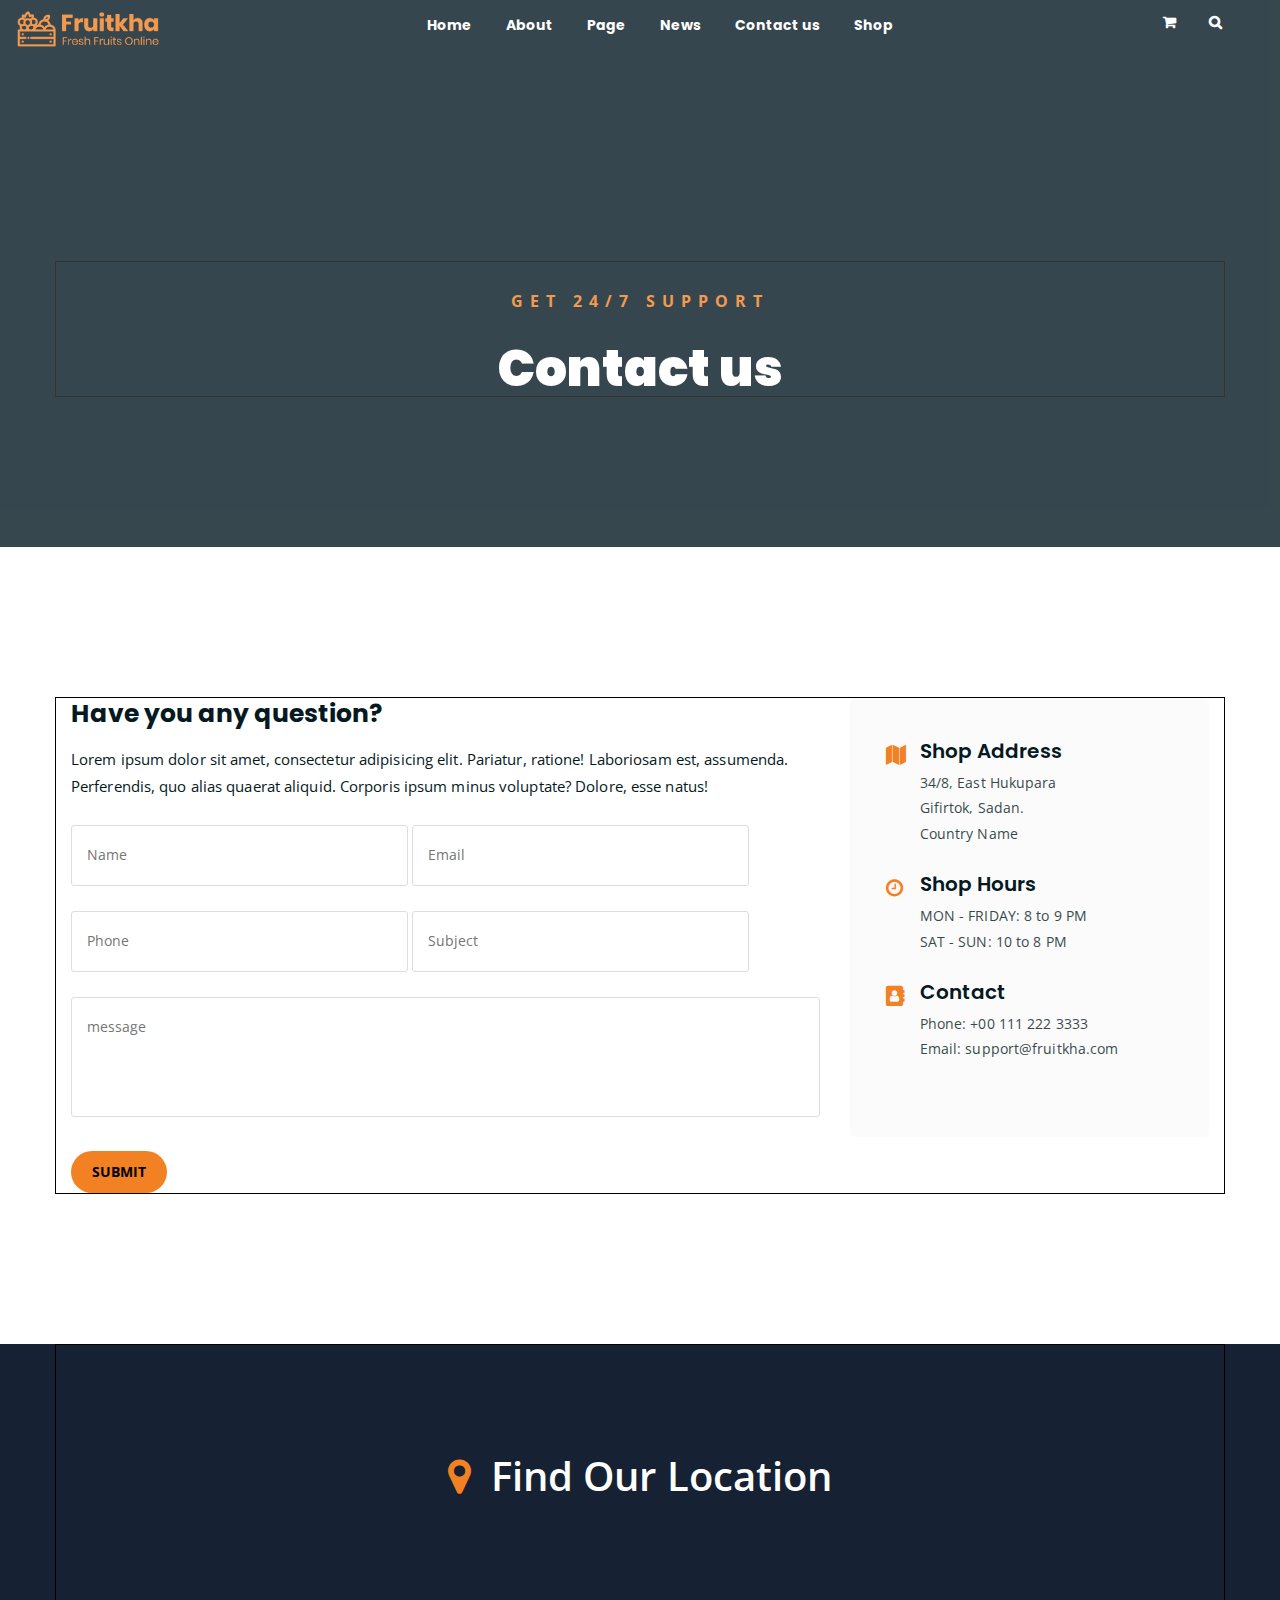
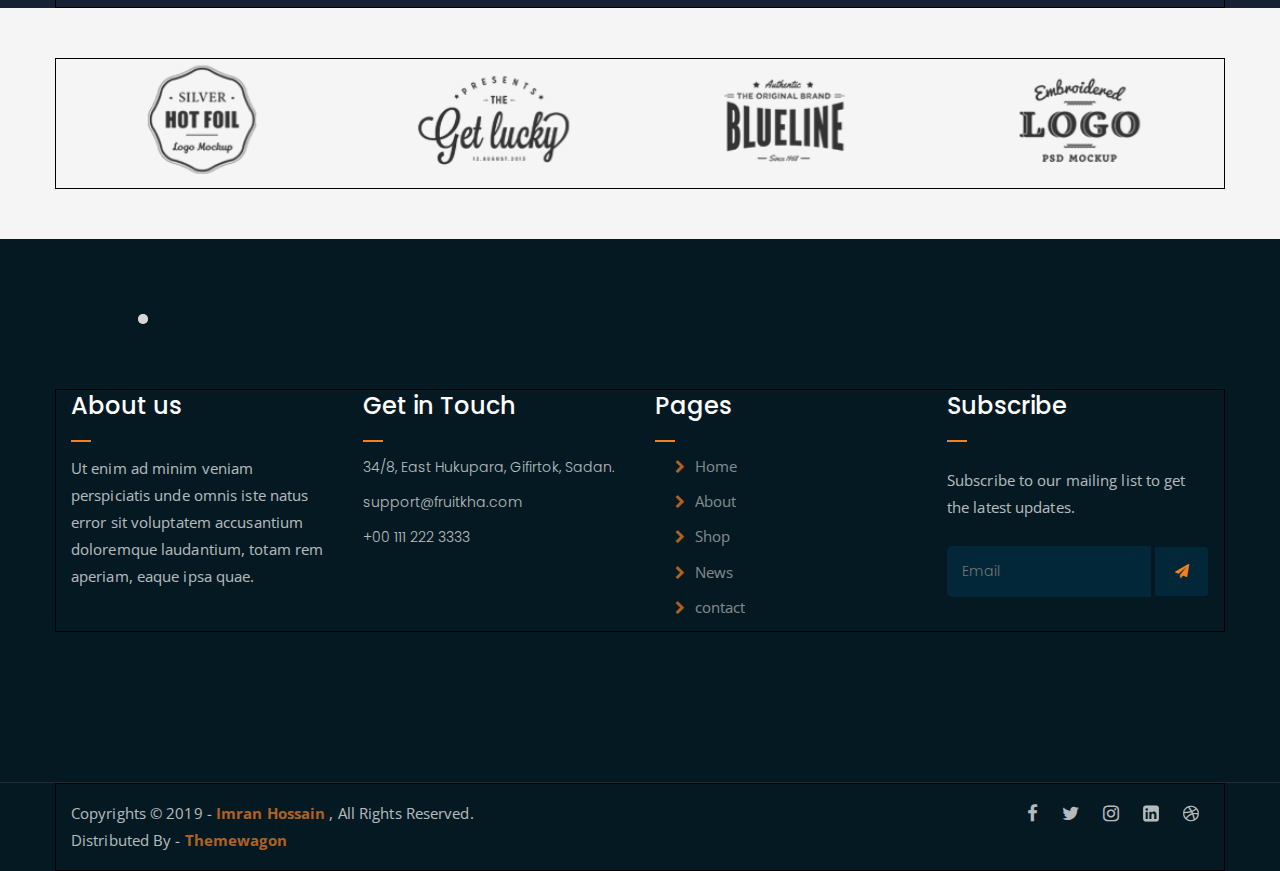
<file: contact.html>
<!DOCTYPE html>
<html lang="en">

<head>
    <meta charset="UTF-8">
    <meta http-equiv="X-UA-Compatible" content="IE=edge">
    <meta name="viewport" content="width=device-width, initial-scale=1.0">
    <title>Contact us</title>
    <link
        href="https://fonts.googleapis.com/css2?family=Open+Sans:wght@300;400;500;700&family=Poppins:ital,wght@0,200;0,300;0,700;1,400&display=swap"
        rel="stylesheet">
    <link rel="stylesheet" href="css/bootstrap.css">
    <link rel="stylesheet" href="css/font-awesome.css">
    <link rel="stylesheet" href="css/style.css">
    <link rel="stylesheet" href="css/owl.carousel.css">
    <link rel="stylesheet" href="css/owl.theme.default.min.css">
</head>
<body>
    <section class="Top-header">
        <div class="container-fluid">
            <div class="row">
                <div class="col-md-3">
                    <div id="logo">
                        <a href="index.html"><img src="image/logo.png" alt=""></a>
                    </div>
                </div>
                <div class="col-md-6">
                    <ul class="Menubar">
                        <li><a href="#">Home</a>
                            <ul class="sub-menu">
                                <li><a href="index.html">Static Home</a></li>
                                <li><a href="index_2.html">Slider Home</a></li>
                            </ul>
                        </li>
                        <li><a href="about.html">About</a></li>
                        <li><a href="#">Page</a>
                            <ul class="sub-menu">
                                <li><a href="404.html">404 page</a></li>
                                <li><a href="about.html">About</a></li>
                                <li><a href="cart.html">Cart</a></li>
                                <li><a href="checkout.html">Check Out</a></li>
                                <li><a href="contact.html">Contact</a></li>
                                <li><a href="news.html">News</a></li>
                                <li><a href="shop.html">Shop</a></li>
                            </ul>
                        </li>
                        <li><a href="news.html">News</a>
                            <ul class="sub-menu">
                                <li><a href="news.html">News</a></li>
                                <li><a href="single-news.html">Single News</a></li>
                            </ul>
                        </li>
                        <li><a href="contact.html">Contact us</a></li>
                        <li><a href="shop.html">Shop</a>
                            <ul class="sub-menu">
                                <li><a href="shop.html">Shop</a></li>
                                <li><a href="checkout.html">Check Out</a></li>
                                <li><a href="single-product.html">Single Product</a></li>
                                <li><a href="cart.html">Cart</a></li>
                            </ul>
                        </li>
                    </ul>
                </div>
                <div class="col-md-3">
                    <div id="icon">
                        <a href="index.html"><i class="fa fa-shopping-cart"></i></a>
                        <a href="index.html"><i class="fa fa-search"></i></a>
                    </div>
                </div>
            </div>
        </div>
        <!-- Logo & Menubar :the end -->
        <div class="breadcrumb-section">
            <div class="container">
                <div class="row">
                    <div class="col-lg-12">
                        <div id="breadcrumb-text">
                            <p>GET 24/7 SUPPORT</p>
                            <h1>Contact us</h1>
                        </div>
                    </div>
                </div>
            </div>
        </div>
    </section>
    <!-- Breadcrumb : the end -->
    <!-- contact form -->
       <section class="contact">
           <div class="container">
               <div class="row">
                   <div class="col-lg-8">
                       <div class="form-title">
                           <h2>Have you any question?</h2>
                           <p>Lorem ipsum dolor sit amet, consectetur adipisicing elit. Pariatur, ratione! Laboriosam est, assumenda. Perferendis, quo alias quaerat aliquid. Corporis ipsum minus voluptate? Dolore, esse natus!</p>
                       </div>
                       <div id="form-status"></div>
                       <div class="contact-form">
                           <form type="Post" id="fruitkha-contact" onsubmit="return valid_datas( this );">
                             <p>
                                 <input type="text" placeholder="Name" name="name" id="name">
                                 <input type="email" placeholder="Email" name="email" id="email">
                             </p>
                             <p>
                                <input type="tel" placeholder="Phone" name="phone" id="phone">
                                <input type="text" placeholder="Subject" name="subject" id="subject">
                             </p>
                             <p>
                                 <textarea name="message" id="message" cols="30" rows="10" placeholder="message"></textarea>
                             </p>
                             <input type="hidden" name="token" value="FsWga4&@f6aw" />
                            <button class="btn" type="submit" value="submit">SUBMIT</button>
                           </form>
                       </div>
                   </div>
                   <div class="col-lg-4">
                       <div class="contact-form-wrap">
                           <div class="contact-form-box">
                            <h4><i class="fa fa-map"></i> Shop Address</h4>
							<p>34/8, East Hukupara <br> Gifirtok, Sadan. <br> Country Name</p>
                           </div>
                           <div class="contact-form-box">
                            <h4><i class="fa fa-clock-o"></i> Shop Hours</h4>
							<p>MON - FRIDAY: 8 to 9 PM <br> SAT - SUN: 10 to 8 PM </p>
                           </div>
                           <div class="contact-form-box">
                            <h4><i class="fa fa-address-book"></i> Contact</h4>
							<p>Phone: +00 111 222 3333 <br> Email: support@fruitkha.com</p>
                           </div>
                       </div>
                   </div>
               </div>
           </div>
       </section>   
    <!-- contact form : the end -->
    <!-- find our location -->
    <div class="find-location blue-bg">
		<div class="container">
			<div class="row">
				<div class="col-lg-12 text-center">
					<p> <i class="fa fa-map-marker"></i> Find Our Location</p>
				</div>
			</div>
		</div>
	</div>
    <!-- find our location: the end -->
    <!-- map: section -->
    <div class="embed-responsive embed-responsive-21by9">
		<iframe src="https://www.google.com/maps/embed?pb=!1m18!1m12!1m3!1d52864.826626686285!2d-118.36149774822346!3d34.09381691169446!2m3!1f0!2f0!3f0!3m2!1i1024!2i768!4f13.1!3m3!1m2!1s0x80c2bf07045279bf%3A0xf67a9a6797bdfae4!2sHollywood%2C%20Los%20Angeles%2C%20CA%2C%20USA!5e0!3m2!1sen!2sin!4v1653292561233!5m2!1sen!2sin" width="600" height="450" style="border:0;" allowfullscreen="" loading="lazy" referrerpolicy="no-referrer-when-downgrade"></iframe>
	</div>
    <!-- map : the end -->
     <!-- logo-slider -->
     <div class="logo-carousel-section">
        <div class="container">
            <div class="row">
                <div class="col-lg-12">
                    <div class="logo-carousel-inner owl-carousel owl-theme">
                        <div class="single-logo-item">
                            <img src="image/1.png">
                        </div>
                        <div class="single-logo-item">
                            <img src="image/2.png">
                        </div>
                        <div class="single-logo-item">
                            <img src="image/3.png">
                        </div>
                        <div class="single-logo-item">
                            <img src="image/4.png">
                        </div>
                        <div class="single-logo-item">
                            <img src="image/5.png" alt="">
                        </div>
                    </div>
                </div>
            </div>
        </div>
    </div>
    <!-- Logo-slider:the end -->
    <!-- footer -->
    <section class="Footer">
        <div class="container">
            <div class="row">
                <div class="col-lg-3 col-md-6">
                    <div class="footer-box about-widget">
                        <h2 class="widget">About us</h2>
                        <p>Ut enim ad minim veniam perspiciatis unde omnis iste natus error sit voluptatem accusantium
                            doloremque laudantium, totam rem aperiam, eaque ipsa quae.</p>
                    </div>
                </div>
                <div class="col-lg-3 col-md-6">
                    <div class="footer-box about-widget">
                        <h2 class="widget">Get in Touch</h2>
                        <ul>
                            <li>34/8, East Hukupara, Gifirtok, Sadan.</li>
                            <li>support@fruitkha.com</li>
                            <li>+00 111 222 3333</li>
                        </ul>
                    </div>
                </div>
                <div class="col-lg-3 col-md-6">
                    <div class="footer-box pages">
                        <h2 class="widget">Pages</h2>
                        <ul>
                            <li><i class="fa fa-chevron-right"><a href="index.html">Home</a></i></li>
                            <li><i class="fa fa-chevron-right"><a href="about.html">About</a></i></li>
                            <li><i class="fa fa-chevron-right"><a href="service.html">Shop</a></i></li>
                            <li><i class="fa fa-chevron-right"><a href="news.html">News</a></i></li>
                            <li><i class="fa fa-chevron-right"><a href="contact.html">contact</a></i></li>
                        </ul>
                    </div>
                </div>
                <div class="col-lg-3 col-md-6">
                    <div class="footer-box about-widget">
                        <h2 class="widget">Subscribe</h2>
                        <p>Subscribe to our mailing list to get the latest updates.</p>
                        <form action="index.html">
                            <input type="email" placeholder="Email">
                            <button type="submit"><i class="fa fa-paper-plane"></i></button>
                        </form>
                    </div>
                </div>
            </div>
    </section>
    <!-- Footer:the end -->
    <!-- copyright -->
    <section class="copyright">
        <div class="container">
            <div class="row">
                <div class="col-lg-6 col-md-12">
                    <p>Copyrights © 2019 -
                        <a href="https://imransdesign.com/">Imran Hossain</a>
                        , All Rights Reserved.
                        <br>
                        Distributed By -
                        <a href="https://themewagon.com/">Themewagon</a>
                    </p>
                </div>
                <div class="col-lg-6 col-md-12">
                    <div class="social-icons">
                        <ul>
                            <li><a href="#" target="blank"><i class="fa fa-facebook"></i></a></li>
                            <li><a href="#" target="blank"><i class="fa fa-twitter"></i></a></li>
                            <li><a href="#" target="blank"><i class="fa fa-instagram"></i></a></li>
                            <li><a href="#" target="blank"><i class="fa fa-linkedin-square"></i></a></li>
                            <li><a href="#" target="blank"><i class="fa fa-dribbble"></i></a></li>
                        </ul>
                    </div>
                </div>
            </div>
        </div>
    </section>
    <script src="js/jquery.min.js"></script>
    <script src="js/owl.carousel.min.js"></script>
    <script>
        $('.logo-carousel-inner').owlCarousel({
            items: 4,
            loop: true,
            autoplay: true,
            margin: 30,
            responsive: {
                0: {
                    items: 1,
                    nav: false
                },
                600: {
                    items: 3,
                    nav: false
                },
                1000: {
                    items: 4,
                    nav: false,
                    loop: true
                }
            }
        })
     $(".testimonial-sliders").owlCarousel({
            items: 1,
            loop: true,
            autoplay: true,
            responsive:{
                0:{
                    items:1,
                    nav:false
                },
                600:{
                    items:1,
                    nav:false
                },
                1000:{
                    items:1,
                    nav:false,
                    loop:true
                }
            }
        });
    </script>
</body>

</html>
</file>
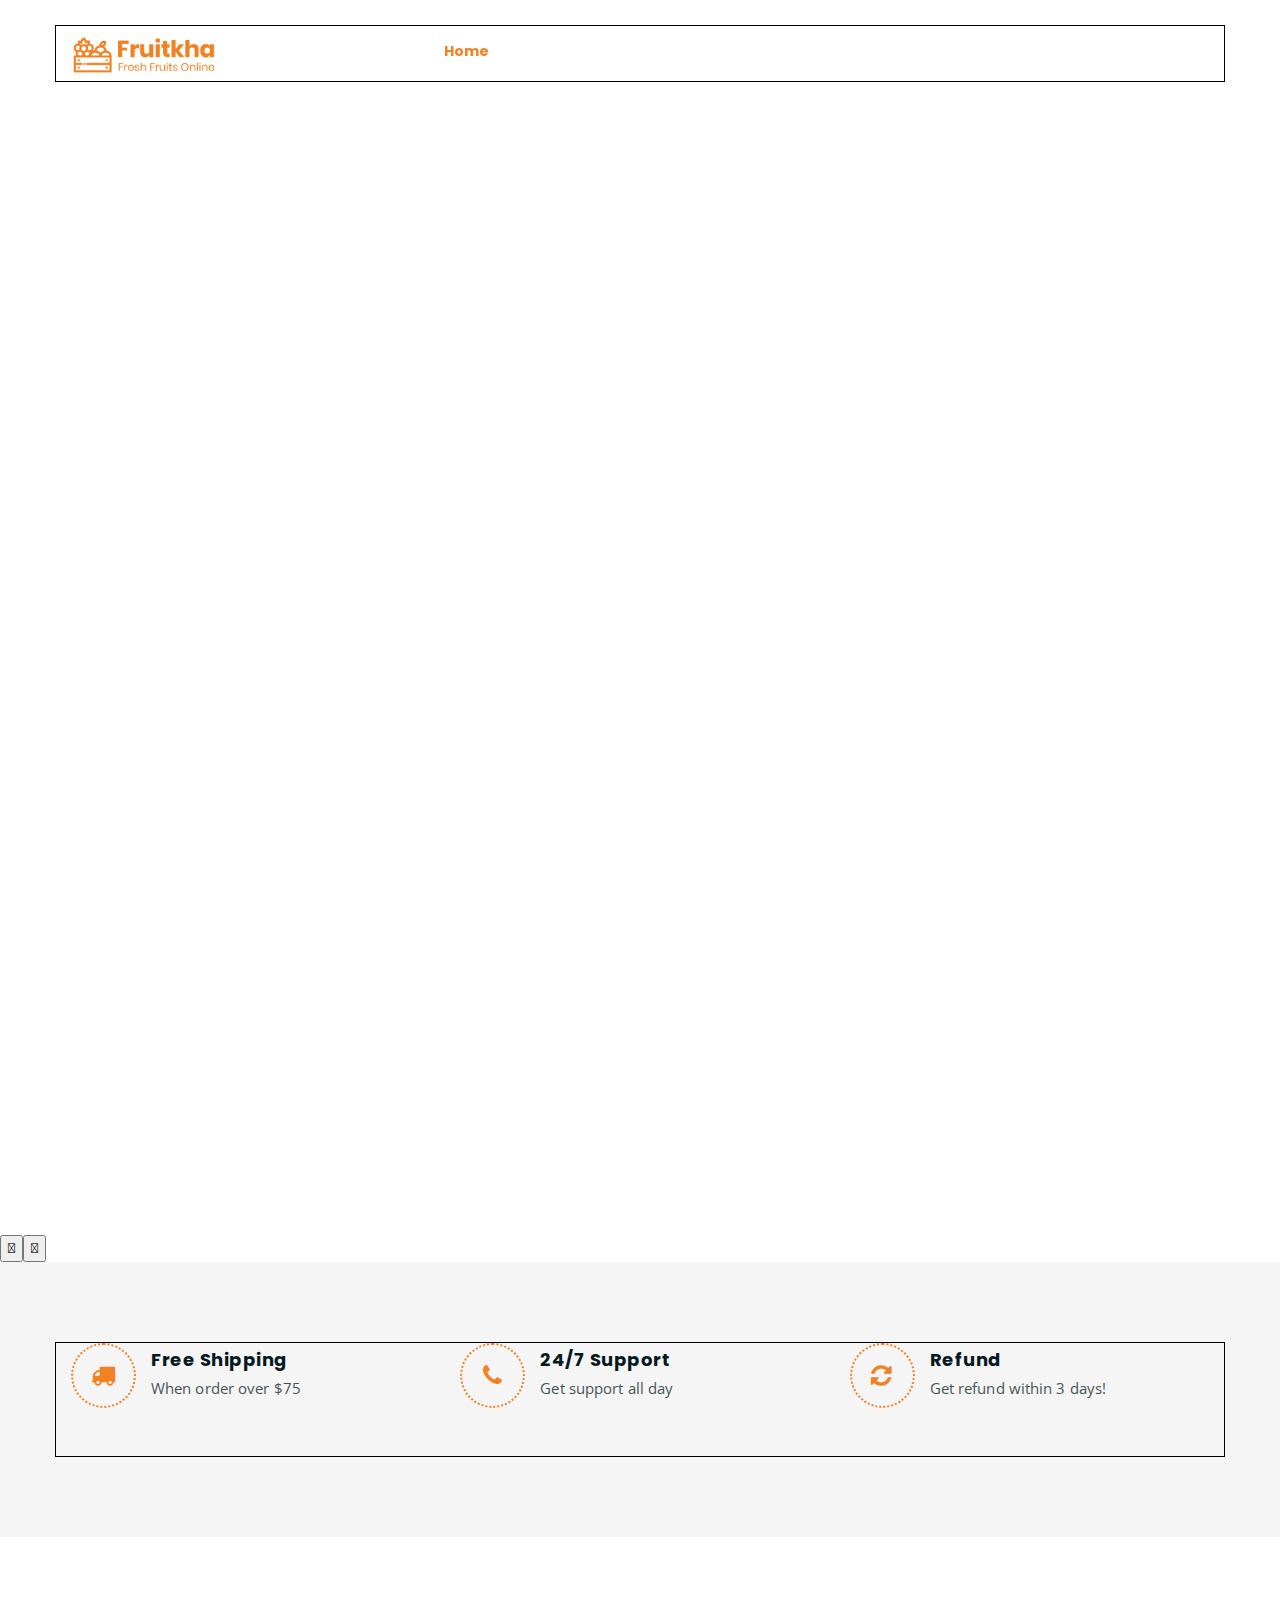
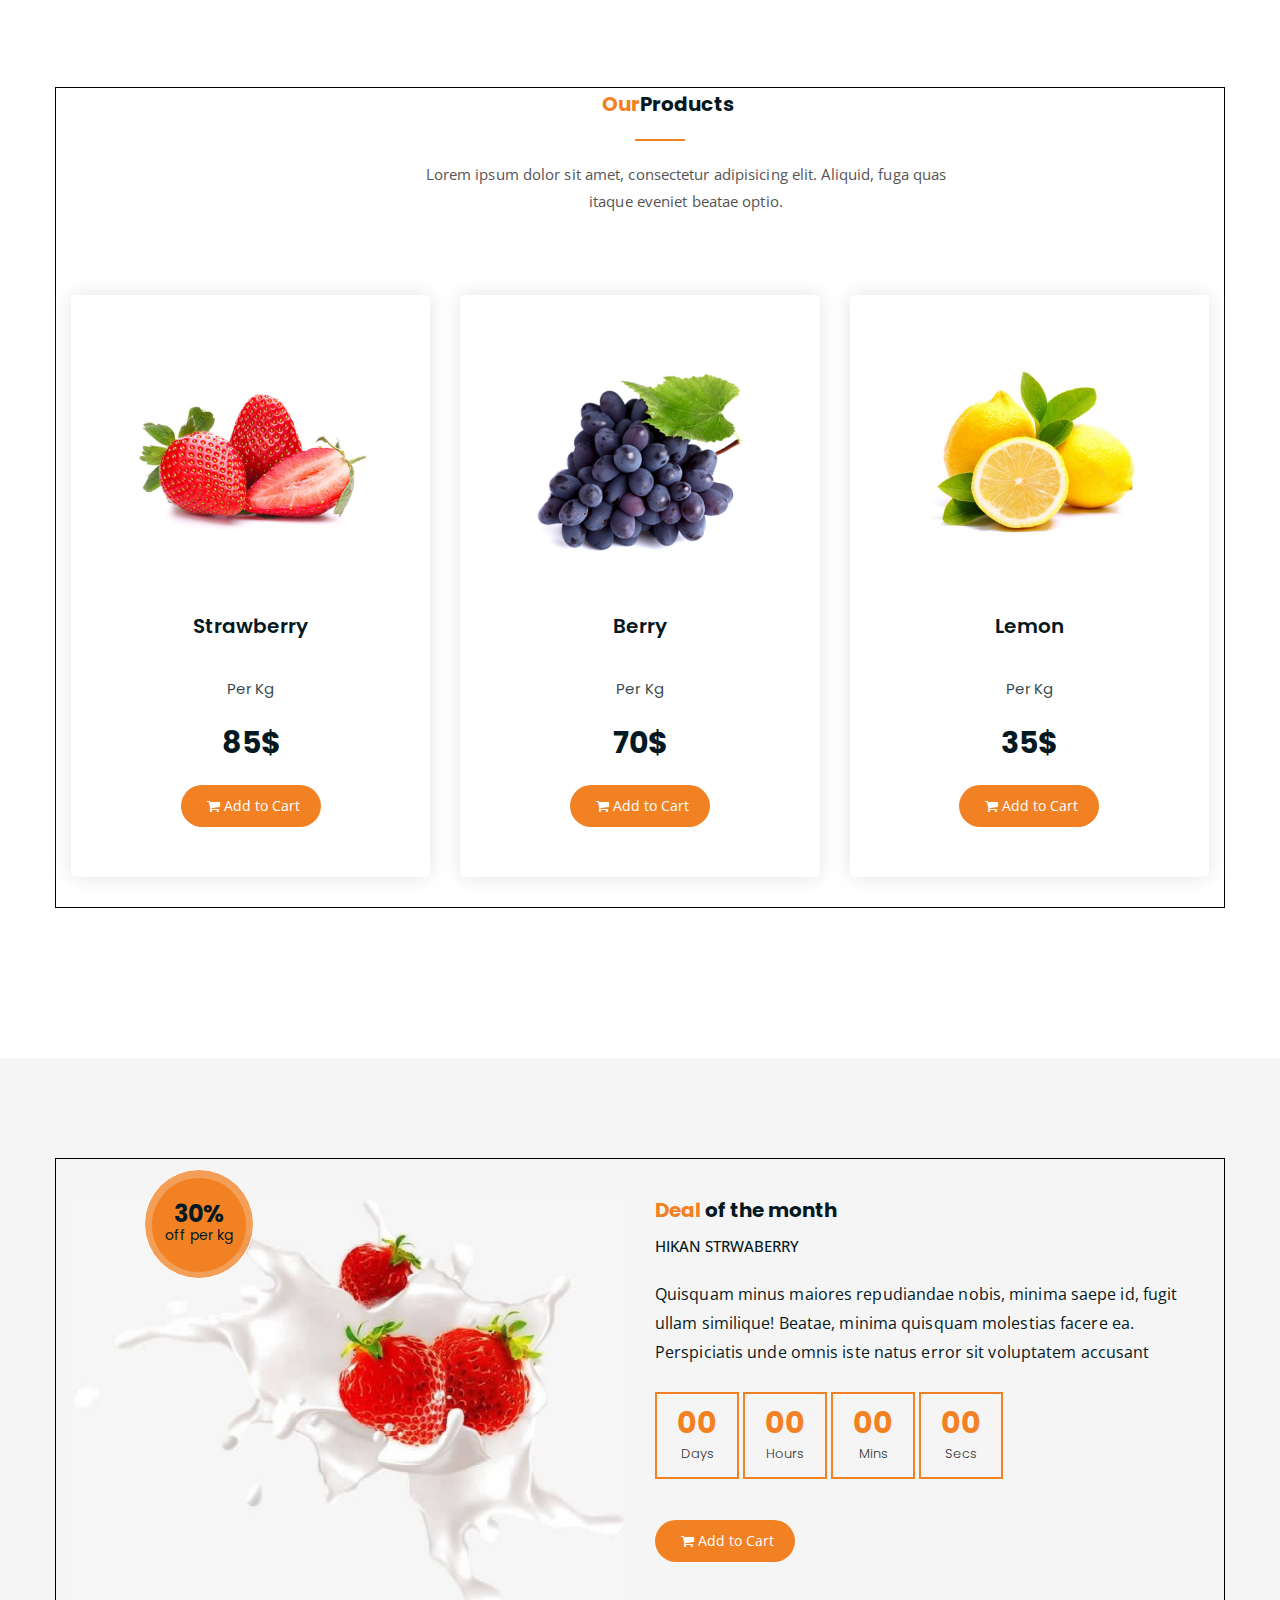
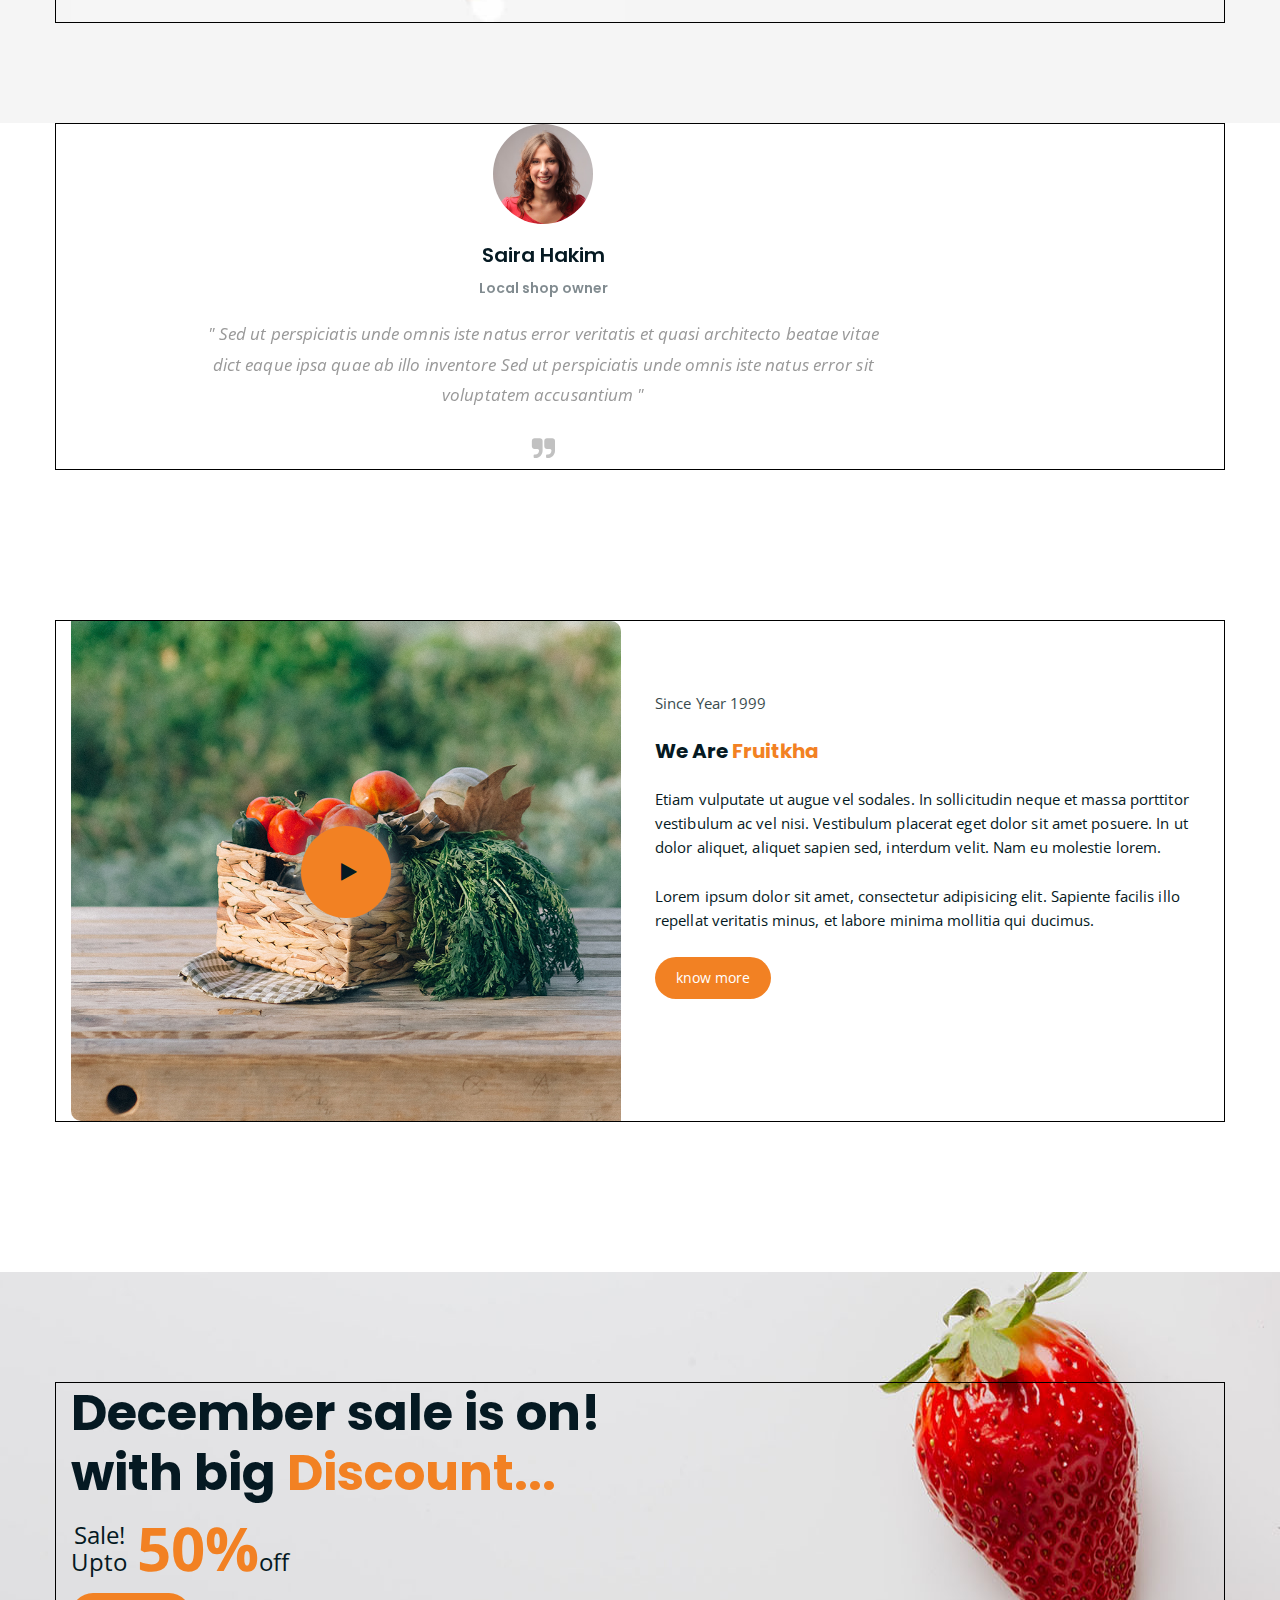
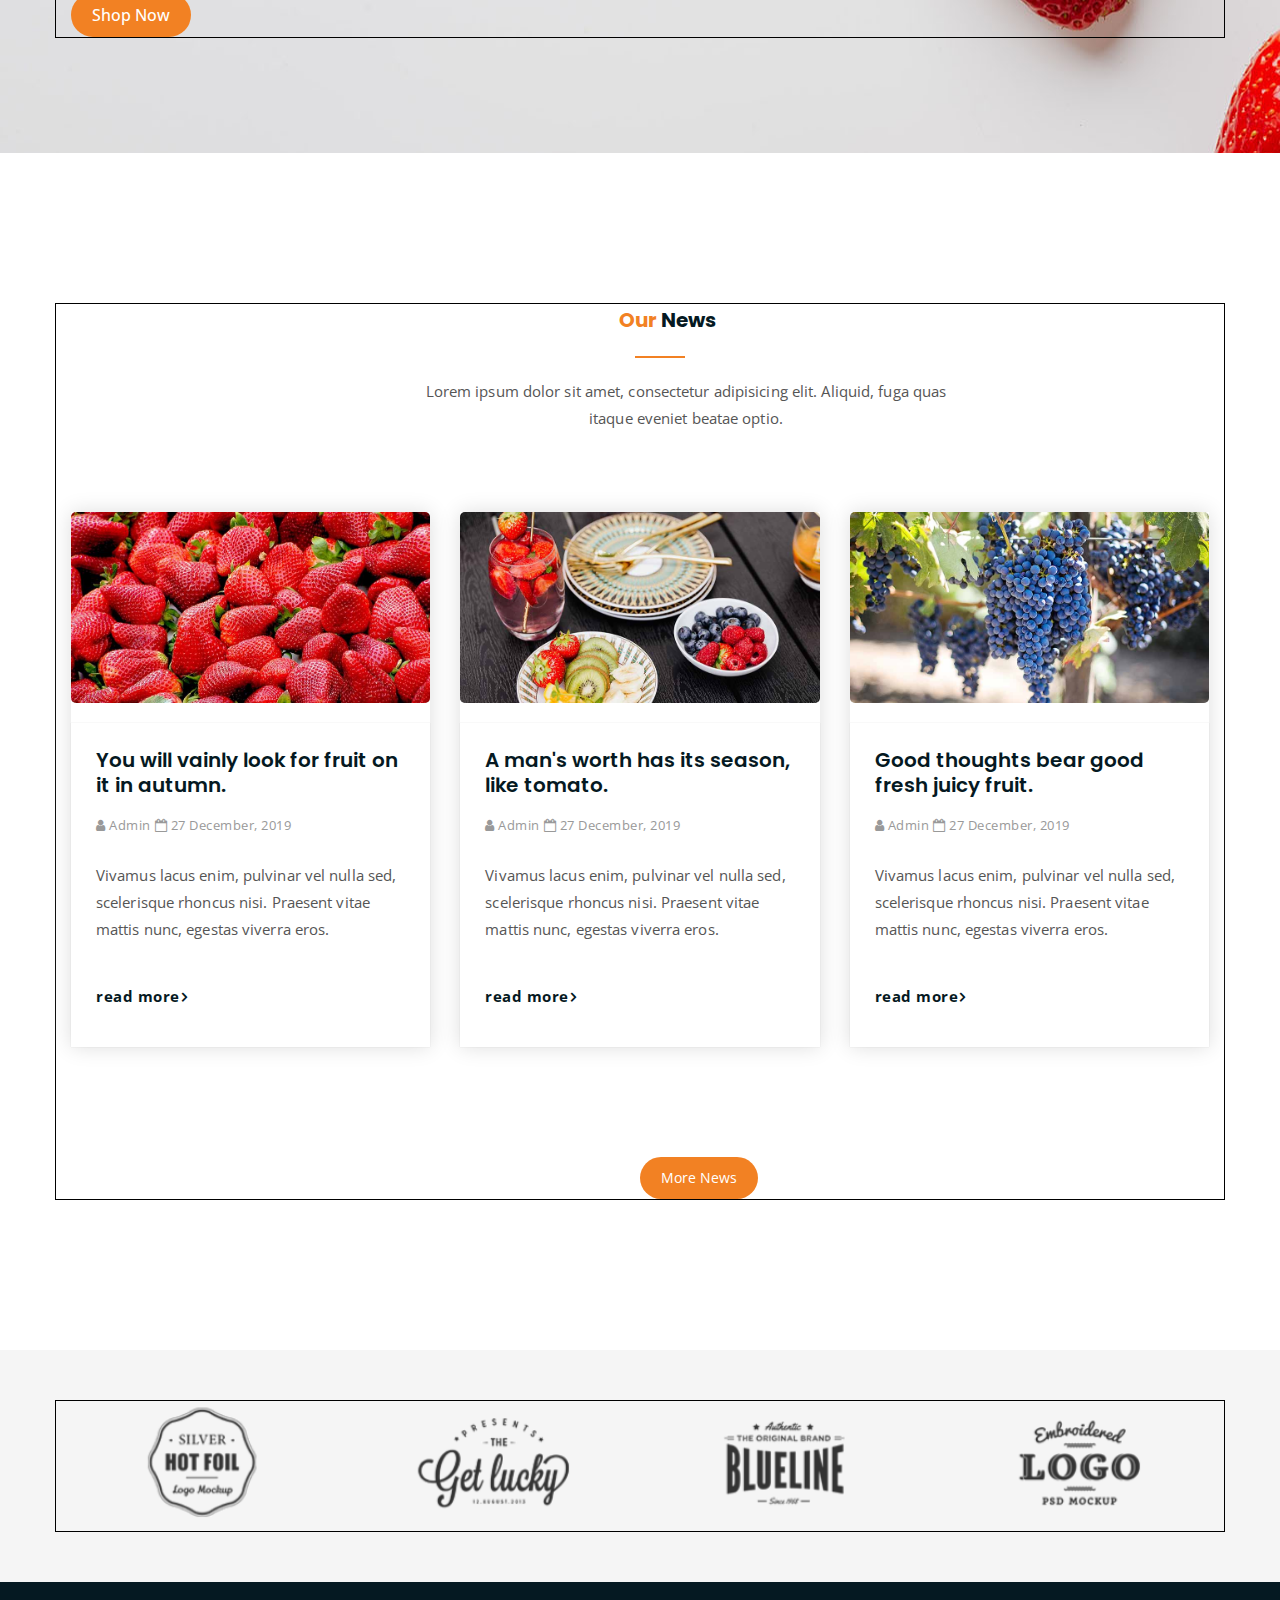
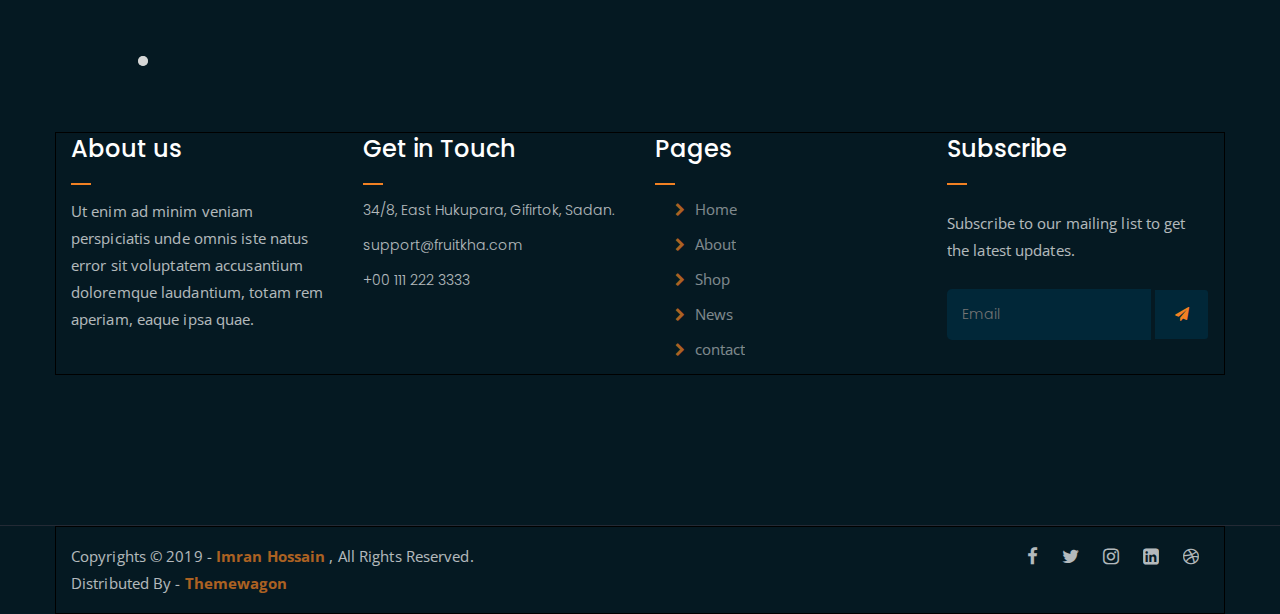
<file: index2.html>
<!DOCTYPE html>
<html lang="en">

<head>
    <meta charset="UTF-8">
    <meta http-equiv="X-UA-Compatible" content="IE=edge">
    <meta name="viewport" content="width=device-width, initial-scale=1.0">
    <title>index2</title>
    <link
        href="https://fonts.googleapis.com/css2?family=Open+Sans:wght@300;400;500;700&family=Poppins:ital,wght@0,200;0,300;0,700;1,400&display=swap"
        rel="stylesheet">
    <link rel="stylesheet" href="css/bootstrap.css">
    <link rel="stylesheet" href="css/font-awesome.css">
    <link rel="stylesheet" href="css/style.css">
    <link rel="stylesheet" href="css/owl.carousel.css">
    <link rel="stylesheet" href="css/owl.theme.default.min.css">
</head>

<body>
    <!-- header -->
	<div class="top-header-area" id="sticker">
		<div class="container">
			<div class="row">
				<div class="col-lg-12 col-sm-12 text-center">
					<div class="main-menu-wrap">
						<!-- logo -->
						<div class="site-logo">
							<a href="index.html">
								<img src="image/logo.png" alt="">
							</a>
						</div>
						<!-- logo -->

						<!-- menu start -->
						<nav class="main-menu">
							<ul>
								<li class="current-list-item"><a href="#">Home</a>
									<ul class="sub-menu">
										<li><a href="index.html">Static Home</a></li>
										<li><a href="index_2.html">Slider Home</a></li>
									</ul>
								</li>
								<li><a href="about.html">About</a></li>
								<li><a href="#">Pages</a>
									<ul class="sub-menu">
										<li><a href="404.html">404 page</a></li>
										<li><a href="about.html">About</a></li>
										<li><a href="cart.html">Cart</a></li>
										<li><a href="checkout.html">Check Out</a></li>
										<li><a href="contact.html">Contact</a></li>
										<li><a href="news.html">News</a></li>
										<li><a href="shop.html">Shop</a></li>
									</ul>
								</li>
								<li><a href="news.html">News</a>
									<ul class="sub-menu">
										<li><a href="news.html">News</a></li>
										<li><a href="single-news.html">Single News</a></li>
									</ul>
								</li>
								<li><a href="contact.html">Contact</a></li>
								<li><a href="shop.html">Shop</a>
									<ul class="sub-menu">
										<li><a href="shop.html">Shop</a></li>
										<li><a href="checkout.html">Check Out</a></li>
										<li><a href="single-product.html">Single Product</a></li>
										<li><a href="cart.html">Cart</a></li>
									</ul>
								</li>
								<li>
									<div class="header-icons">
										<a class="shopping-cart" href="cart.html"><i class="fa fa-shopping-cart"></i></a>
										<a class="mobile-hide search-bar-icon" href="#"><i class="fa fa-search"></i></a>
									</div>
								</li>
							</ul>
						</nav>
						<a class="mobile-show search-bar-icon" href="#"><i class="fa fa-search"></i></a>
						<div class="mobile-menu"></div>
						<!-- menu end -->
					</div>
				</div>
			</div>
		</div>
	</div>
	<!-- end header -->
	
	<!-- search area -->
	<div class="search-area">
		<div class="container">
			<div class="row">
				<div class="col-lg-12">
					<span class="close-btn"><i class="fa fa-window-close"></i></span>
					<div class="search-bar">
						<div class="search-bar-tablecell">
							<h3>Search For:</h3>
							<input type="text" placeholder="Keywords">
							<button type="submit">Search <i class="fa fa-search"></i></button>
						</div>
					</div>
				</div>
			</div>
		</div>
	</div>
	<!-- end search area -->

	<!-- home page slider -->
	<div class="homepage-slider">
		<!-- single home slider -->
		<div class="single-homepage-slider homepage-bg-1">
			<div class="container">
				<div class="row">
					<div class="col-md-12 col-lg-7 offset-lg-1 offset-xl-0">
						<div class="hero-text">
							<div class="hero-text-tablecell">
								<p class="subtitle">Fresh & Organic</p>
								<h1>Delicious Seasonal Fruits</h1>
								<div class="hero-btns">
									<a href="shop.html" class="boxed-btn">Fruit Collection</a>
									<a href="contact.html" class="bordered-btn">Contact Us</a>
								</div>
							</div>
						</div>
					</div>
				</div>
			</div>
		</div>
		<!-- single home slider -->
		<div class="single-homepage-slider homepage-bg-2">
			<div class="container">
				<div class="row">
					<div class="col-lg-10 offset-lg-1 text-center">
						<div class="hero-text">
							<div class="hero-text-tablecell">
								<p class="subtitle">Fresh Everyday</p>
								<h1>100% Organic Collection</h1>
								<div class="hero-btns">
									<a href="shop.html" class="boxed-btn">Visit Shop</a>
									<a href="contact.html" class="bordered-btn">Contact Us</a>
								</div>
							</div>
						</div>
					</div>
				</div>
			</div>
		</div>
		<!-- single home slider -->
		<div class="single-homepage-slider homepage-bg-3">
			<div class="container">
				<div class="row">
					<div class="col-lg-10 offset-lg-1 text-right">
						<div class="hero-text">
							<div class="hero-text-tablecell">
								<p class="subtitle">Mega Sale Going On!</p>
								<h1>Get December Discount</h1>
								<div class="hero-btns">
									<a href="shop.html" class="boxed-btn">Visit Shop</a>
									<a href="contact.html" class="bordered-btn">Contact Us</a>
								</div>
							</div>
						</div>
					</div>
				</div>
			</div>
		</div>
	</div>
	<!-- end home page slider -->
    <!-- list -->
    <div class="list">
        <div class="container">
            <div class="row">
                <div class="col-lg-4 col-md-6">
                    <div class="list-box">
                        <div class="list-icon">
                            <i class="fa fa-truck"></i>
                        </div>
                        <div class="content">
                            <h3>Free Shipping</h3>
                            <p>When order over $75</p>
                        </div>
                    </div>
                </div>
                <div class="col-lg-4 col-md-6">
                    <div class="list-box">
                        <div class="list-icon">
                            <i class="fa fa-phone"></i>
                        </div>
                        <div class="content">
                            <h3>24/7 Support</h3>
                            <p>Get support all day</p>
                        </div>
                    </div>
                </div>
                <div class="col-lg-4 col-md-6">
                    <div class="list-box">
                        <div class="list-icon">
                            <i class="fa fa-refresh"></i>
                        </div>
                        <div class="content">
                            <h3>Refund</h3>
                            <p>Get refund within 3 days!</p>
                        </div>
                    </div>
                </div>
            </div>
        </div>
    </div>
    <!--lists : the end  -->
    <!-- Product -->
    <div class="product">
        <div class="container">
            <div class="row">
                <div class="col-lg-8">
                    <div class="section-title">
                        <h3><span class="orange-text">Our</span>Products</h3>
                        <p>Lorem ipsum dolor sit amet, consectetur adipisicing elit. Aliquid, fuga quas itaque eveniet
                            beatae optio.</p>
                    </div>
                </div>
            </div>
            <div class="row">
                <div class="col-lg-4 col-md-6">
                    <div class="Product-image">
                        <a href="image"><img src="image/product-img-1.jpg" alt=""></a>
                        <h3>Strawberry</h3>
                        <p class="price">
                            <Span>Per Kg</Span>
                            85$
                        </p>
                        <a href="" class="btn">
                            <i class="fa fa-shopping-cart"></i>
                            Add to Cart
                        </a>
                    </div>
                </div>
                <div class="col-lg-4 col-md-6">
                    <div class="Product-image">
                        <a href="image"><img src="image/product-img-2.jpg" alt=""></a>
                        <h3>Berry</h3>
                        <p class="price">
                            <Span>Per Kg</Span>
                            70$
                        </p>
                        <a href="" class="btn">
                            <i class="fa fa-shopping-cart"></i>
                            Add to Cart
                        </a>
                    </div>
                </div>
                <div class="col-lg-4 col-md-6">
                    <div class="Product-image">
                        <a href="image"><img src="image/product-img-3.jpg" alt=""></a>
                        <h3>Lemon</h3>
                        <p class="price">
                            <Span>Per Kg</Span>
                            35$
                        </p>
                        <a href="" class="btn">
                            <i class="fa fa-shopping-cart"></i>
                            Add to Cart
                        </a>
                    </div>
                </div>
            </div>
        </div>
    </div>
    <!--Product : the end  -->
    <!-- cart-banner -->
    <section class="cart-banner">
        <div class="container">
            <div class="row clearfix">
                <div class="Image-column col-lg-6">
                    <div id="Pic">
                        <div id="Price-box">
                            <div class="inner-price">
                                <span class="Price">
                                    <strong>30%</strong>
                                    <br>
                                    off per kg
                                </span>
                            </div>
                        </div>
                        <img src="image/price.jpg" alt="">
                    </div>
                </div>

                <div class="content-column col-lg-6">
                    <div class="content-tag">
                        <h3><span class="orange-text">Deal</span> of the month</h3>
                        <h4>Hikan Strwaberry</h4>
                        <p class="text">
                            Quisquam minus maiores repudiandae nobis, minima saepe id, fugit ullam similique!
                            Beatae, minima quisquam molestias facere ea. Perspiciatis unde omnis iste natus
                            error sit voluptatem accusant
                        </p>
                    </div>
                    <div class="counter-time">
                        <span class="count">00</span><br>Days
                    </div>
                    <div class="counter-time">
                        <span class="count">00</span><br>Hours
                    </div>
                    <div class="counter-time">
                        <span class="count">00</span><br>Mins
                    </div>
                    <div class="counter-time">
                        <span class="count">00</span><br>Secs
                    </div>
                    <div class="btn-org">
                        <a href="" class="btn">
                            <i class="fa fa-shopping-cart"></i>
                            Add to Cart
                        </a>
                    </div>
                </div>

            </div>
    </section>
    <!-- cart : the end -->
    <!-- testimonail -->
    <div class="testimonail-section mt-150 mb-150">
        <div class="container">
            <div class="row">
                <div class="col-lg-10 offset-lg-1 text-center">
                    <div class="testimonial-sliders owl-carousel">
                        <div class="single-testimonial-slider">
                            <div class="client-avater">
                                <img src="image/avatar1.png" alt="">
                            </div>
                            <div class="client-meta">
                                <h3>Saira Hakim <span>Local shop owner</span></h3>
                                <p class="testimonial-body">
                                    " Sed ut perspiciatis unde omnis iste natus error veritatis et quasi architecto
                                    beatae vitae dict eaque ipsa quae ab illo inventore Sed ut perspiciatis unde omnis
                                    iste natus error sit voluptatem accusantium "
                                </p>
                                <div class="last-icon">
                                    <i class="fa fa-quote-right"></i>
                                </div>
                            </div>
                        </div>
                        <div class="single-testimonial-slider">
                            <div class="client-avater">
                                <img src="image/avatar2.png" alt="">
                            </div>
                            <div class="client-meta">
                                <h3>David Niph <span>Local shop owner</span></h3>
                                <p class="testimonial-body">
                                    " Sed ut perspiciatis unde omnis iste natus error veritatis et quasi architecto
                                    beatae vitae dict eaque ipsa quae ab illo inventore Sed ut perspiciatis unde omnis
                                    iste natus error sit voluptatem accusantium "
                                </p>
                                <div class="last-icon">
                                    <i class="fa fa-quote-right"></i>
                                </div>
                            </div>
                        </div>
                        <div class="single-testimonial-slider">
                            <div class="client-avater">
                                <img src="image/avatar3.png" alt="">
                            </div>
                            <div class="client-meta">
                                <h3>Jacob Sikim <span>Local shop owner</span></h3>
                                <p class="testimonial-body">
                                    " Sed ut perspiciatis unde omnis iste natus error veritatis et quasi architecto
                                    beatae vitae dict eaque ipsa quae ab illo inventore Sed ut perspiciatis unde omnis
                                    iste natus error sit voluptatem accusantium "
                                </p>
                                <div class="last-icon">
                                    <i class="fa fa-quote-right"></i>
                                </div>
                            </div>
                        </div>
                    </div>
                </div>
            </div>
        </div>
    </div>
    <!-- advert -->
    <section class="advert">
        <div class="container">
            <div class="row">
                <div class="col-lg-6">
                    <div class="abt-bg">
                        <a href="https://www.youtube.com/embed/tbGyoQa4tao" title="YouTube video player">
                            <i class="fa fa-play" aria-hidden="true"></i>
                        </a>
                    </div>
                </div>

                <div class="abt-text col-lg-6">
                    <p class="top">Since Year 1999</p>
                    <h3>We Are <span class="orange-text"> Fruitkha</span></h3>
                    <p>Etiam vulputate ut augue vel sodales. In sollicitudin neque et massa porttitor vestibulum ac vel
                        nisi. Vestibulum placerat eget dolor sit amet posuere. In ut dolor aliquet, aliquet sapien sed,
                        interdum velit. Nam eu molestie lorem.</p>
                    <p>Lorem ipsum dolor sit amet, consectetur adipisicing elit. Sapiente facilis illo repellat
                        veritatis minus, et labore minima mollitia qui ducimus.</p>
                    <a href="" class="btn">
                        know more
                    </a>
                </div>
            </div>
        </div>
    </section>
    <!--advert  -->
    <!-- shop-banner -->
    <section class="shop-banner">
        <div class="container">
            <h3>December sale is on!<br>with big <span class="orange-text">Discount...</span></h3>
            <div class="sale-percent">
                <span>Sale!<br>Upto</span>50%<span>off</span>
            </div>
            <a href="shop.html" class="btn">Shop Now</a>
        </div>
    </section>
    <!-- Shop banner : the end -->
    <!-- News-slider -->
    <section class="News-slider">
        <div class="container">
            <div class="row">
                <div class="col-lg-8">
                    <div class="section-title">
                        <h3><span class="orange-text">Our</span> News</h3>
                        <p>Lorem ipsum dolor sit amet, consectetur adipisicing elit. Aliquid, fuga quas itaque eveniet
                            beatae optio.</p>
                    </div>
                </div>
            </div>
            <div class="row">
                <div class="col-lg-4 col-md-6">
                    <div class="News">
                        <div class="News-img">
                            <a href="single-news.html"><img src="image/news-bg-1.jpg" alt=""></a>
                        </div>
                        <div class="News-blog">
                            <h3><a href="single-news.html">You will vainly look for fruit on it in autumn.</a></h3>
                            <a href=""><i class="fa fa-user"></i> Admin</a>
                            <a href=""><i class="fa fa-calendar-o"></i> 27 December, 2019</a>
                            <p>Vivamus lacus enim, pulvinar vel nulla sed, scelerisque rhoncus nisi. Praesent vitae
                                mattis nunc, egestas viverra eros.</p>
                            <a href="single-news.html" class="read-more-btn">read more<i
                                    class="fa fa-angle-right"></i></a>
                        </div>
                    </div>
                </div>


                <div class="col-lg-4 col-md-6">
                    <div class="News">
                        <div class="News-img">
                            <a href="single-news.html"><img src="image/news-bg-2.jpg" alt=""></a>
                        </div>
                        <div class="News-blog">
                            <h3><a href="single-news.html">A man's worth has its season, like tomato.</a></h3>
                            <a href=""><i class="fa fa-user"></i> Admin</a>
                            <a href=""><i class="fa fa-calendar-o"></i> 27 December, 2019</a>
                            <p>Vivamus lacus enim, pulvinar vel nulla sed, scelerisque rhoncus nisi. Praesent vitae
                                mattis nunc, egestas viverra eros.</p>
                            <a href="single-news.html" class="read-more-btn">read more<i
                                    class="fa fa-angle-right"></i></a>
                        </div>
                    </div>
                </div>
                <div class="col-lg-4 col-md-6">
                    <div class="News">
                        <div class="News-img">
                            <a href="single-news.html"><img src="image/news-bg-3.jpg" alt=""></a>
                        </div>
                        <div class="News-blog">
                            <h3><a href="single-news.html">Good thoughts bear good fresh juicy fruit.</a></h3>
                            <a href=""><i class="fa fa-user"></i> Admin</a>
                            <a href=""><i class="fa fa-calendar-o"></i> 27 December, 2019</a>
                            <p>Vivamus lacus enim, pulvinar vel nulla sed, scelerisque rhoncus nisi. Praesent
                                vitae mattis nunc, egestas viverra eros.</p>
                            <a href="single-news.html" class="read-more-btn">read more<i
                                    class="fa fa-angle-right"></i></a>
                        </div>
                    </div>
                </div>
            </div>
            <div class="row">
                <div class="col-lg-12">
                    <a href="News.html" class="btn">More News</a>
                </div>
            </div>
        </div>
    </section>
    <!-- News : the end -->

    <!-- logo-slider -->
    <div class="logo-carousel-section">
        <div class="container">
            <div class="row">
                <div class="col-lg-12">
                    <div class="logo-carousel-inner owl-carousel owl-theme">
                        <div class="single-logo-item">
                            <img src="image/1.png">
                        </div>
                        <div class="single-logo-item">
                            <img src="image/2.png">
                        </div>
                        <div class="single-logo-item">
                            <img src="image/3.png">
                        </div>
                        <div class="single-logo-item">
                            <img src="image/4.png">
                        </div>
                        <div class="single-logo-item">
                            <img src="image/5.png" alt="">
                        </div>
                    </div>
                </div>
            </div>
        </div>
    </div>

    <!-- Logo-slider:the end -->
    <!-- footer -->
    <section class="Footer">
        <div class="container">
            <div class="row">
                <div class="col-lg-3 col-md-6">
                    <div class="footer-box about-widget">
                        <h2 class="widget">About us</h2>
                        <p>Ut enim ad minim veniam perspiciatis unde omnis iste natus error sit voluptatem accusantium
                            doloremque laudantium, totam rem aperiam, eaque ipsa quae.</p>
                    </div>
                </div>
                <div class="col-lg-3 col-md-6">
                    <div class="footer-box about-widget">
                        <h2 class="widget">Get in Touch</h2>
                        <ul>
                            <li>34/8, East Hukupara, Gifirtok, Sadan.</li>
                            <li>support@fruitkha.com</li>
                            <li>+00 111 222 3333</li>
                        </ul>
                    </div>
                </div>
                <div class="col-lg-3 col-md-6">
                    <div class="footer-box pages">
                        <h2 class="widget">Pages</h2>
                        <ul>
                            <li><i class="fa fa-chevron-right"><a href="index.html">Home</a></i></li>
                            <li><i class="fa fa-chevron-right"><a href="about.html">About</a></i></li>
                            <li><i class="fa fa-chevron-right"><a href="service.html">Shop</a></i></li>
                            <li><i class="fa fa-chevron-right"><a href="news.html">News</a></i></li>
                            <li><i class="fa fa-chevron-right"><a href="contact.html">contact</a></i></li>
                        </ul>
                    </div>
                </div>
                <div class="col-lg-3 col-md-6">
                    <div class="footer-box about-widget">
                        <h2 class="widget">Subscribe</h2>
                        <p>Subscribe to our mailing list to get the latest updates.</p>
                        <form action="index.html">
                            <input type="email" placeholder="Email">
                            <button type="submit"><i class="fa fa-paper-plane"></i></button>
                        </form>
                    </div>
                </div>
            </div>
    </section>
    <!-- Footer:the end -->
    <!-- copyright -->
    <section class="copyright">
        <div class="container">
            <div class="row">
                <div class="col-lg-6 col-md-12">
                    <p>Copyrights © 2019 -
                        <a href="https://imransdesign.com/">Imran Hossain</a>
                        , All Rights Reserved.
                        <br>
                        Distributed By -
                        <a href="https://themewagon.com/">Themewagon</a>
                    </p>
                </div>
                <div class="col-lg-6 col-md-12">
                    <div class="social-icons">
                        <ul>
                            <li><a href="#" target="blank"><i class="fa fa-facebook"></i></a></li>
                            <li><a href="#" target="blank"><i class="fa fa-twitter"></i></a></li>
                            <li><a href="#" target="blank"><i class="fa fa-instagram"></i></a></li>
                            <li><a href="#" target="blank"><i class="fa fa-linkedin-square"></i></a></li>
                            <li><a href="#" target="blank"><i class="fa fa-dribbble"></i></a></li>
                        </ul>
                    </div>
                </div>
            </div>
        </div>
    </section>
    <script src="js/jquery.min.js"></script>
    <script src="js/owl.carousel.min.js"></script>
    <script src="js/isotope-docs.min.js"></script>
    <script>
        $('.logo-carousel-inner').owlCarousel({
            items: 4,
            loop: true,
            autoplay: true,
            margin: 30,
            responsive: {
                0: {
                    items: 1,
                    nav: false
                },
                600: {
                    items: 3,
                    nav: false
                },
                1000: {
                    items: 4,
                    nav: false,
                    loop: true
                }
            }
        })
        $(".testimonial-sliders").owlCarousel({
            items: 1,
            loop: true,
            autoplay: true,
            responsive: {
                0: {
                    items: 1,
                    nav: false
                },
                600: {
                    items: 1,
                    nav: false
                },
                1000: {
                    items: 1,
                    nav: false,
                    loop: true
                }
            }
        });
        $('.homepage-slider').owlCarousel({
            items: 1,
            loop: true,
            autoplay: true,
            nav: true,
            dots: false,
            navText: ['<i class="fas fa-angle-left"></i>', '<i class="fas fa-angle-right"></i>'],
            responsive:{
                0:{
                    items:1,
                    nav:false,
                    loop:true
                },
                600:{
                    items:1,
                    nav:true,
                    loop:true
                },
                1000:{
                    items:1,
                    nav:true,
                    loop:true
                }
            }
        });
        $(".homepage-slider").on("load", function(){
            $(".hero-text-tablecell .subtitle").removeClass("animated fadeInUp").css({'opacity': '0'});
            $(".hero-text-tablecell h1").removeClass("animated fadeInUp").css({'opacity': '0', 'animation-delay' : '0.3s'});
            $(".hero-btns").removeClass("animated fadeInUp").css({'opacity': '0', 'animation-delay' : '0.5s'});
        });

        $(".homepage-slider").on("load", function(){
            $(".hero-text-tablecell .subtitle").addClass("animated fadeInUp").css({'opacity': '0'});
            $(".hero-text-tablecell h1").addClass("animated fadeInUp").css({'opacity': '0', 'animation-delay' : '0.3s'});
            $(".hero-btns").addClass("animated fadeInUp").css({'opacity': '0', 'animation-delay' : '0.5s'});
        });

        $(".search-bar-icon").on("click", function(){
            $(".search-area").addClass("search-active");
        });

        $(".close-btn").on("click", function() {
            $(".search-area").removeClass("search-active");
        });
    </script>
</body>

</html>
</file>
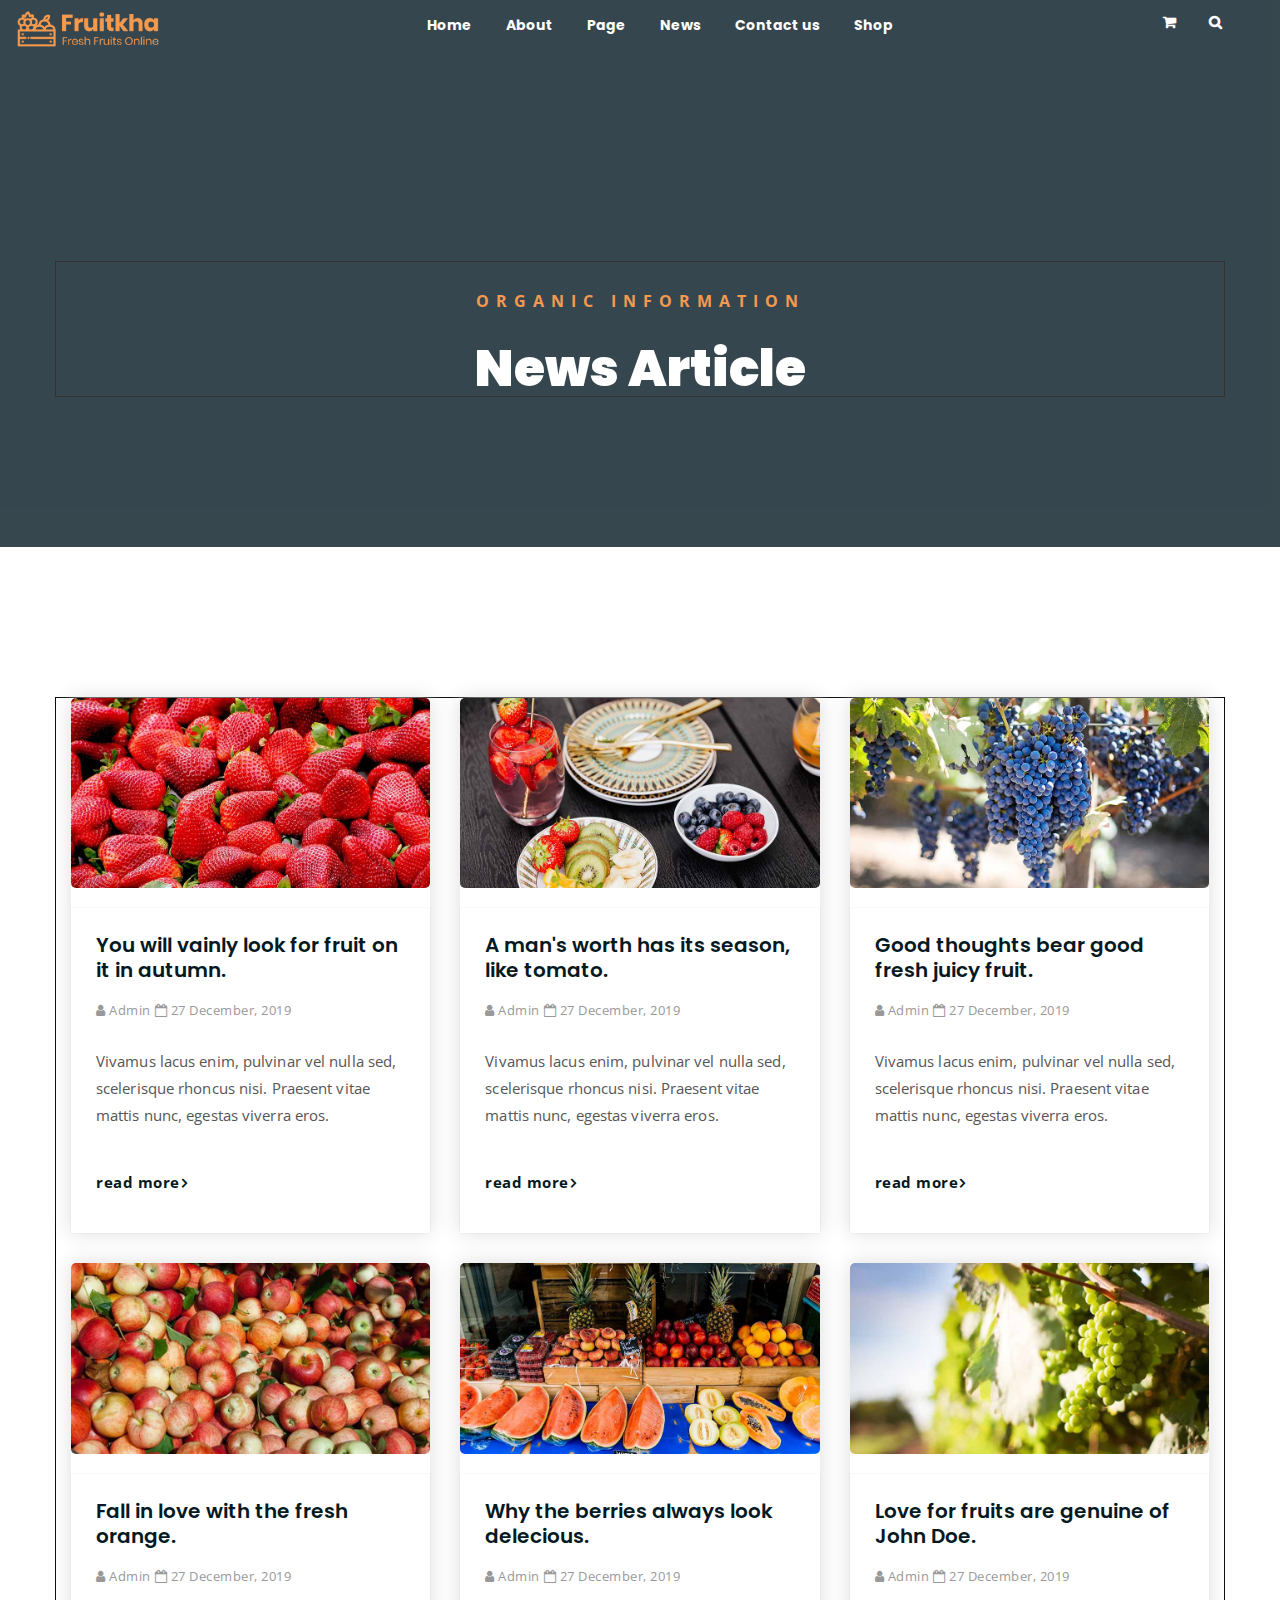
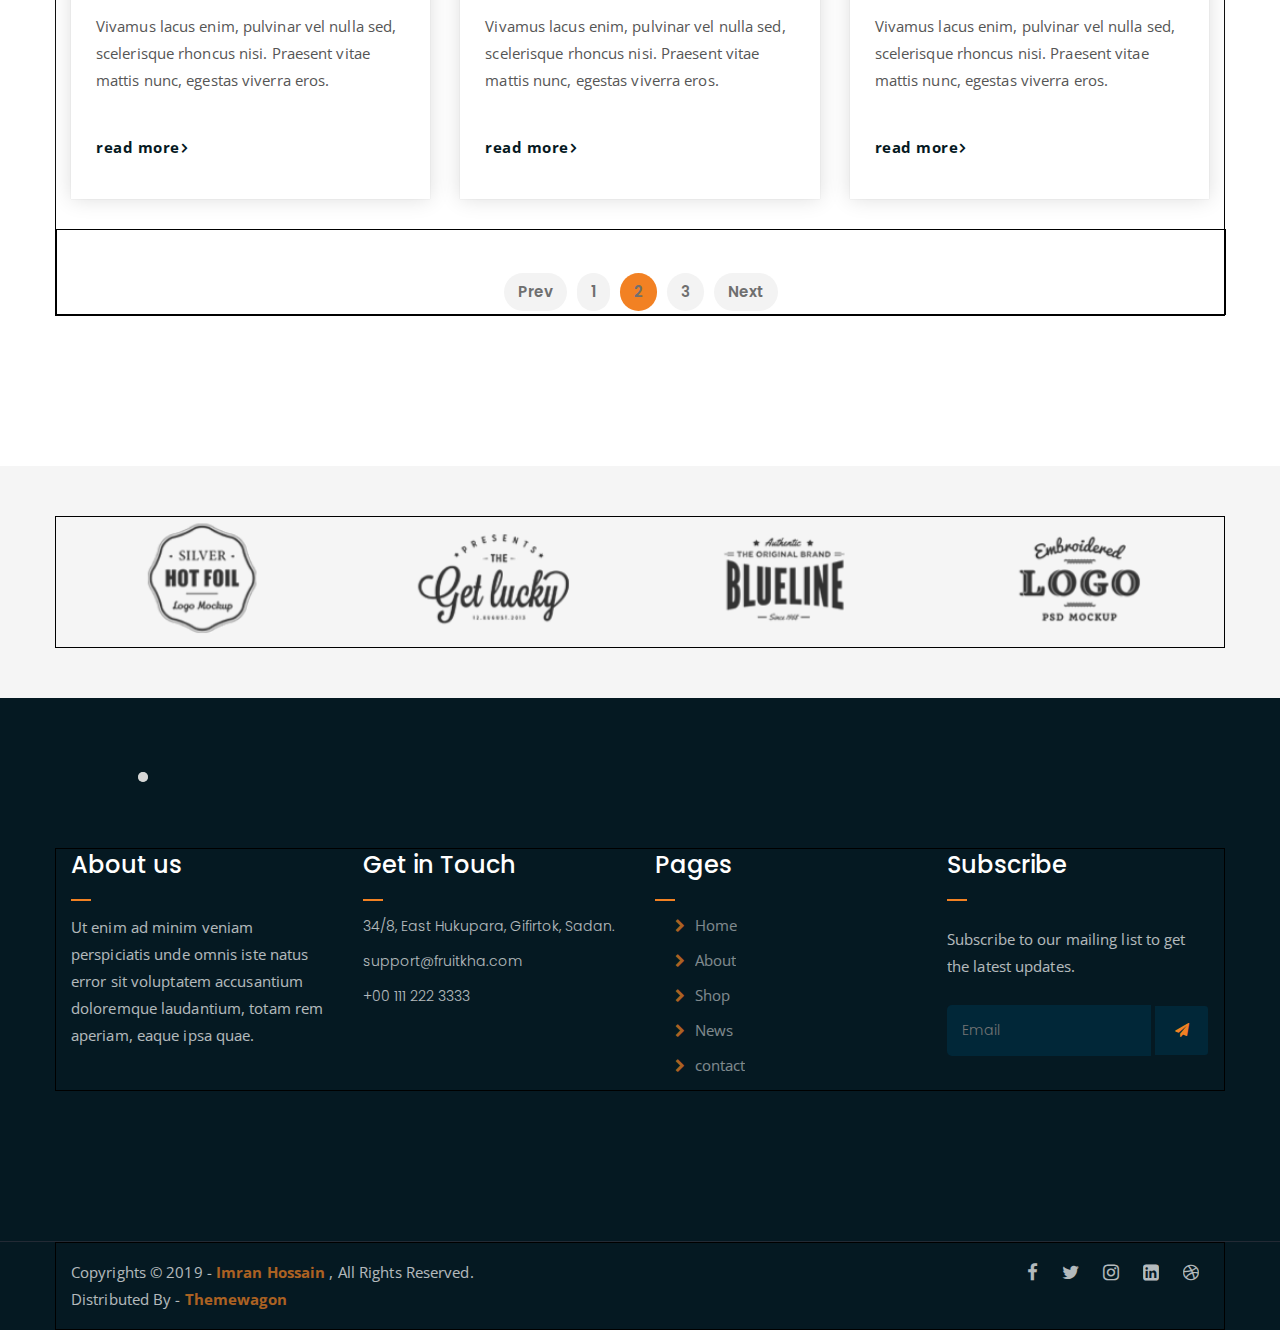
<file: news.html>
<!DOCTYPE html>
<html lang="en">

<head>
    <meta charset="UTF-8">
    <meta http-equiv="X-UA-Compatible" content="IE=edge">
    <meta name="viewport" content="width=device-width, initial-scale=1.0">
    <title>News</title>
    <link
    href="https://fonts.googleapis.com/css2?family=Open+Sans:wght@300;400;500;700&family=Poppins:ital,wght@0,200;0,300;0,700;1,400&display=swap"
    rel="stylesheet">
<link rel="stylesheet" href="css/bootstrap.css">
<link rel="stylesheet" href="css/font-awesome.css">
<link rel="stylesheet" href="css/style.css">
<link rel="stylesheet" href="css/owl.carousel.css">
<link rel="stylesheet" href="css/owl.theme.default.min.css">
</head>

<body>
    <section class="Top-header">
        <div class="container-fluid">
            <div class="row">
                <div class="col-md-3">
                    <div id="logo">
                        <a href="index.html"><img src="image/logo.png" alt=""></a>
                    </div>
                </div>
                <div class="col-md-6">
                    <ul class="Menubar">
                        <li><a href="#">Home</a>
                            <ul class="sub-menu">
                                <li><a href="index.html">Static Home</a></li>
                                <li><a href="index2.html">Slider Home</a></li>
                            </ul>
                        </li>
                        <li><a href="about.html">About</a></li>
                        <li><a href="#">Page</a>
                            <ul class="sub-menu">
                                <li><a href="404.html">404 page</a></li>
                                <li><a href="about.html">About</a></li>
                                <li><a href="cart.html">Cart</a></li>
                                <li><a href="checkout.html">Check Out</a></li>
                                <li><a href="contact.html">Contact</a></li>
                                <li><a href="news.html">News</a></li>
                                <li><a href="shop.html">Shop</a></li>
                            </ul>
                        </li>
                        <li><a href="news.html">News</a>
                            <ul class="sub-menu">
                                <li><a href="news.html">News</a></li>
                                <li><a href="single-news.html">Single News</a></li>
                            </ul>
                        </li>
                        <li><a href="contact.html">Contact us</a></li>
                        <li><a href="shop.html">Shop</a>
                            <ul class="sub-menu">
                                <li><a href="shop.html">Shop</a></li>
                                <li><a href="checkout.html">Check Out</a></li>
                                <li><a href="single-product.html">Single Product</a></li>
                                <li><a href="cart.html">Cart</a></li>
                            </ul>
                        </li>
                    </ul>
                </div>
                <div class="col-md-3">
                    <div id="icon">
                        <a href="index.html"><i class="fa fa-shopping-cart"></i></a>
                        <a href="index.html"><i class="fa fa-search"></i></a>
                    </div>
                </div>
            </div>
        </div>
        <!-- Logo & Menubar :the end -->
        <div class="breadcrumb-section">
            <div class="container">
                <div class="row">
                    <div class="col-lg-12">
                        <div id="breadcrumb-text">
                            <p>Organic Information</p>
                            <h1>News Article</h1>
                        </div>
                    </div>
                </div>
            </div>
        </div>
    </section>
    <!-- Breadcrumb : the end -->
    <!-- lastest news -->
    <section class="News-slider">
        <div class="container">
            <div class="row">
                <div class="col-lg-4 col-md-6">
                    <div class="News">
                        <div class="News-img">
                            <a href="single-news.html"><img src="image/news-bg-1.jpg" alt=""></a>
                        </div>
                        <div class="News-blog">
                            <h3><a href="single-news.html">You will vainly look for fruit on it in autumn.</a></h3>
                            <a href=""><i class="fa fa-user"></i> Admin</a>
                            <a href=""><i class="fa fa-calendar-o"></i> 27 December, 2019</a>
                            <p>Vivamus lacus enim, pulvinar vel nulla sed, scelerisque rhoncus nisi. Praesent vitae
                                mattis nunc, egestas viverra eros.</p>
                            <a href="single-news.html" class="read-more-btn">read more<i
                                    class="fa fa-angle-right"></i></a>
                        </div>
                    </div>
                </div>


                <div class="col-lg-4 col-md-6">
                    <div class="News">
                        <div class="News-img">
                            <a href="single-news.html"><img src="image/news-bg-2.jpg" alt=""></a>
                        </div>
                        <div class="News-blog">
                            <h3><a href="single-news.html">A man's worth has its season, like tomato.</a></h3>
                            <a href=""><i class="fa fa-user"></i> Admin</a>
                            <a href=""><i class="fa fa-calendar-o"></i> 27 December, 2019</a>
                            <p>Vivamus lacus enim, pulvinar vel nulla sed, scelerisque rhoncus nisi. Praesent vitae
                                mattis nunc, egestas viverra eros.</p>
                            <a href="single-news.html" class="read-more-btn">read more<i
                                    class="fa fa-angle-right"></i></a>
                        </div>
                    </div>
                </div>
                <div class="col-lg-4 col-md-6">
                    <div class="News">
                        <div class="News-img">
                            <a href="single-news.html"><img src="image/news-bg-3.jpg" alt=""></a>
                        </div>
                        <div class="News-blog">
                            <h3><a href="single-news.html">Good thoughts bear good fresh juicy fruit.</a></h3>
                            <a href=""><i class="fa fa-user"></i> Admin</a>
                            <a href=""><i class="fa fa-calendar-o"></i> 27 December, 2019</a>
                            <p>Vivamus lacus enim, pulvinar vel nulla sed, scelerisque rhoncus nisi. Praesent
                                vitae mattis nunc, egestas viverra eros.</p>
                            <a href="single-news.html" class="read-more-btn">read more<i
                                    class="fa fa-angle-right"></i></a>
                        </div>
                    </div>
                </div>

                <div class="col-lg-4 col-md-6">
                    <div class="News">
                        <div class="News-img">
                            <a href="single-news.html"><img src="image/news-bg-4.jpg" alt=""></a>
                        </div>
                        <div class="News-blog">
                            <h3><a href="single-news.html">Fall in love with the fresh orange.</a></h3>
                            <a href=""><i class="fa fa-user"></i> Admin</a>
                            <a href=""><i class="fa fa-calendar-o"></i> 27 December, 2019</a>
                            <p>Vivamus lacus enim, pulvinar vel nulla sed, scelerisque rhoncus nisi. Praesent vitae
                                mattis nunc, egestas viverra eros.</p>
                            <a href="single-news.html" class="read-more-btn">read more<i
                                    class="fa fa-angle-right"></i></a>
                        </div>
                    </div>
                </div>


                <div class="col-lg-4 col-md-6">
                    <div class="News">
                        <div class="News-img">
                            <a href="single-news.html"><img src="image/news-bg-5.jpg" alt=""></a>
                        </div>
                        <div class="News-blog">
                            <h3><a href="single-news.html">Why the berries always look delecious.</a></h3>
                            <a href=""><i class="fa fa-user"></i> Admin</a>
                            <a href=""><i class="fa fa-calendar-o"></i> 27 December, 2019</a>
                            <p>Vivamus lacus enim, pulvinar vel nulla sed, scelerisque rhoncus nisi. Praesent vitae
                                mattis nunc, egestas viverra eros.</p>
                            <a href="single-news.html" class="read-more-btn">read more<i
                                    class="fa fa-angle-right"></i></a>
                        </div>
                    </div>
                </div>
                <div class="col-lg-4 col-md-6">
                    <div class="News">
                        <div class="News-img">
                            <a href="single-news.html"><img src="image/news-bg-6.jpg" alt=""></a>
                        </div>
                        <div class="News-blog">
                            <h3><a href="single-news.html">Love for fruits are genuine of John Doe.</a></h3>
                            <a href=""><i class="fa fa-user"></i> Admin</a>
                            <a href=""><i class="fa fa-calendar-o"></i> 27 December, 2019</a>
                            <p>Vivamus lacus enim, pulvinar vel nulla sed, scelerisque rhoncus nisi. Praesent
                                vitae mattis nunc, egestas viverra eros.</p>
                            <a href="single-news.html" class="read-more-btn">read more<i
                                    class="fa fa-angle-right"></i></a>
                        </div>
                    </div>
                </div>
            </div>
            <div class="row">
                <div class="container">
                    <div class="row">
                        <div class="col-lg-12 text-center">
                            <div class="pagination-wrap">
                                <ul>
                                    <li><a href="#">Prev</a></li>
                                    <li><a href="#">1</a></li>
                                    <li><a class="active" href="#">2</a></li>
                                    <li><a href="#">3</a></li>
                                    <li><a href="#">Next</a></li>
                                </ul>
                            </div>
                        </div>
                    </div>
                </div>
            </div>
        </div>
    </section>
    <!-- lastest news : the end -->
    <!-- logo-slider -->
    <div class="logo-carousel-section">
        <div class="container">
            <div class="row">
                <div class="col-lg-12">
                    <div class="logo-carousel-inner owl-carousel owl-theme">
                        <div class="single-logo-item">
                            <img src="image/1.png">
                        </div>
                        <div class="single-logo-item">
                            <img src="image/2.png">
                        </div>
                        <div class="single-logo-item">
                            <img src="image/3.png">
                        </div>
                        <div class="single-logo-item">
                            <img src="image/4.png">
                        </div>
                        <div class="single-logo-item">
                            <img src="image/5.png" alt="">
                        </div>
                    </div>
                </div>
            </div>
        </div>
    </div>
    <!-- Logo-slider:the end -->
    <!-- footer -->
    <section class="Footer">
        <div class="container">
            <div class="row">
                <div class="col-lg-3 col-md-6">
                    <div class="footer-box about-widget">
                        <h2 class="widget">About us</h2>
                        <p>Ut enim ad minim veniam perspiciatis unde omnis iste natus error sit voluptatem accusantium
                            doloremque laudantium, totam rem aperiam, eaque ipsa quae.</p>
                    </div>
                </div>
                <div class="col-lg-3 col-md-6">
                    <div class="footer-box about-widget">
                        <h2 class="widget">Get in Touch</h2>
                        <ul>
                            <li>34/8, East Hukupara, Gifirtok, Sadan.</li>
                            <li>support@fruitkha.com</li>
                            <li>+00 111 222 3333</li>
                        </ul>
                    </div>
                </div>
                <div class="col-lg-3 col-md-6">
                    <div class="footer-box pages">
                        <h2 class="widget">Pages</h2>
                        <ul>
                            <li><i class="fa fa-chevron-right"><a href="index.html">Home</a></i></li>
                            <li><i class="fa fa-chevron-right"><a href="about.html">About</a></i></li>
                            <li><i class="fa fa-chevron-right"><a href="service.html">Shop</a></i></li>
                            <li><i class="fa fa-chevron-right"><a href="news.html">News</a></i></li>
                            <li><i class="fa fa-chevron-right"><a href="contact.html">contact</a></i></li>
                        </ul>
                    </div>
                </div>
                <div class="col-lg-3 col-md-6">
                    <div class="footer-box about-widget">
                        <h2 class="widget">Subscribe</h2>
                        <p>Subscribe to our mailing list to get the latest updates.</p>
                        <form action="index.html">
                            <input type="email" placeholder="Email">
                            <button type="submit"><i class="fa fa-paper-plane"></i></button>
                        </form>
                    </div>
                </div>
            </div>
    </section>
    <!-- Footer:the end -->
    <!-- copyright -->
    <section class="copyright">
        <div class="container">
            <div class="row">
                <div class="col-lg-6 col-md-12">
                    <p>Copyrights © 2019 -
                        <a href="https://imransdesign.com/">Imran Hossain</a>
                        , All Rights Reserved.
                        <br>
                        Distributed By -
                        <a href="https://themewagon.com/">Themewagon</a>
                    </p>
                </div>
                <div class="col-lg-6 col-md-12">
                    <div class="social-icons">
                        <ul>
                            <li><a href="#" target="blank"><i class="fa fa-facebook"></i></a></li>
                            <li><a href="#" target="blank"><i class="fa fa-twitter"></i></a></li>
                            <li><a href="#" target="blank"><i class="fa fa-instagram"></i></a></li>
                            <li><a href="#" target="blank"><i class="fa fa-linkedin-square"></i></a></li>
                            <li><a href="#" target="blank"><i class="fa fa-dribbble"></i></a></li>
                        </ul>
                    </div>
                </div>
            </div>
        </div>
    </section>
    <script src="js/jquery.min.js"></script>
    <script src="js/owl.carousel.min.js"></script>
    <script>
        $('.logo-carousel-inner').owlCarousel({
            items: 4,
            loop: true,
            autoplay: true,
            margin: 30,
            responsive: {
                0: {
                    items: 1,
                    nav: false
                },
                600: {
                    items: 3,
                    nav: false
                },
                1000: {
                    items: 4,
                    nav: false,
                    loop: true
                }
            }
        })
     $(".testimonial-sliders").owlCarousel({
            items: 1,
            loop: true,
            autoplay: true,
            responsive:{
                0:{
                    items:1,
                    nav:false
                },
                600:{
                    items:1,
                    nav:false
                },
                1000:{
                    items:1,
                    nav:false,
                    loop:true
                }
            }
        });
    </script>
</body>

</html>
</file>
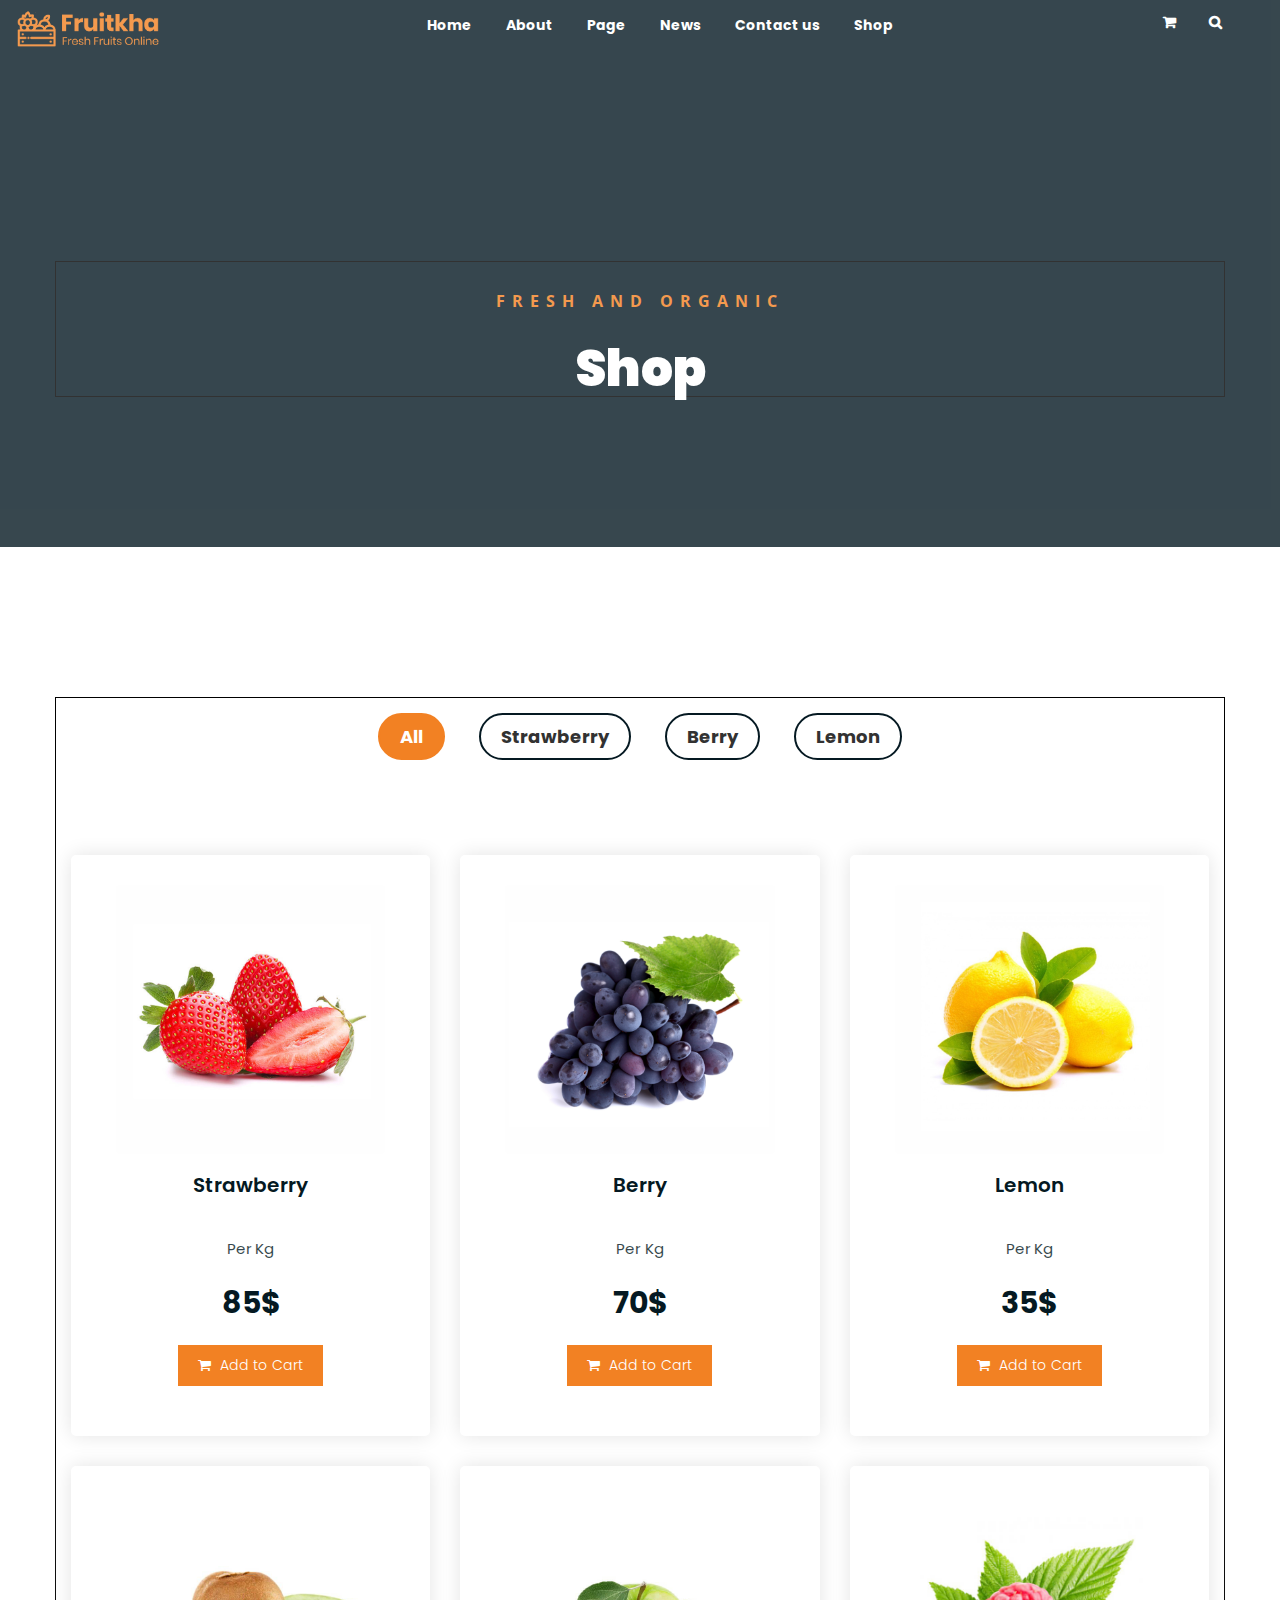
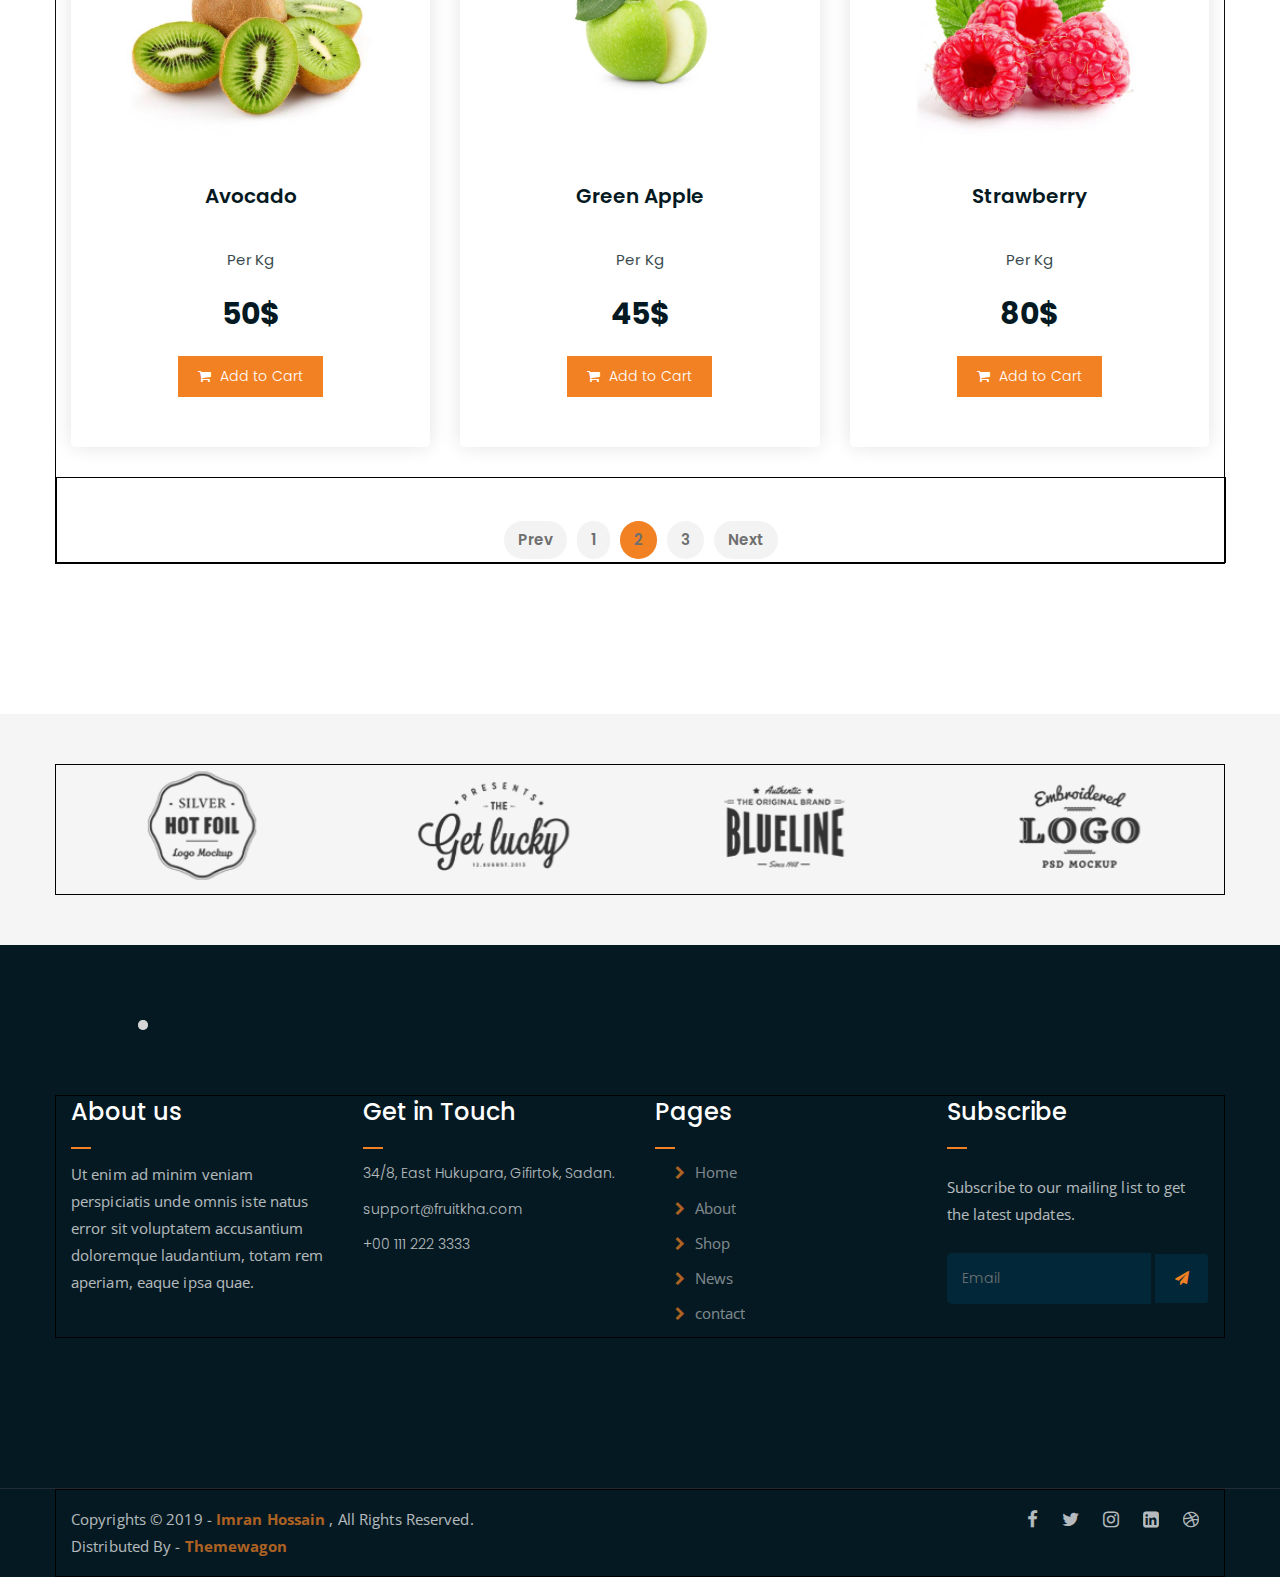
<file: shop.html>
<!DOCTYPE html>
<html lang="en">

<head>
    <meta charset="UTF-8">
    <meta http-equiv="X-UA-Compatible" content="IE=edge">
    <meta name="viewport" content="width=device-width, initial-scale=1.0">
    <title>Shop</title>
    <link
        href="https://fonts.googleapis.com/css2?family=Open+Sans:wght@300;400;500;700&family=Poppins:ital,wght@0,200;0,300;0,700;1,400&display=swap"
        rel="stylesheet">
    <link rel="stylesheet" href="css/bootstrap.css">
    <link rel="stylesheet" href="css/font-awesome.css">
    <link rel="stylesheet" href="css/style.css">
    <link rel="stylesheet" href="css/owl.carousel.css">
    <link rel="stylesheet" href="css/owl.theme.default.min.css">
</head>

<body>
    <section class="Top-header">
        <div class="container-fluid">
            <div class="row">
                <div class="col-md-3">
                    <div id="logo">
                        <a href="index.html"><img src="image/logo.png" alt=""></a>
                    </div>
                </div>
                <div class="col-md-6">
                    <ul class="Menubar">
                        <li><a href="#">Home</a>
                            <ul class="sub-menu">
                                <li><a href="index.html">Static Home</a></li>
                                <li><a href="index2.html">Slider Home</a></li>
                            </ul>
                        </li>
                        <li><a href="about.html">About</a></li>
                        <li><a href="#">Page</a>
                            <ul class="sub-menu">
                                <li><a href="404.html">404 page</a></li>
                                <li><a href="about.html">About</a></li>
                                <li><a href="cart.html">Cart</a></li>
                                <li><a href="checkout.html">Check Out</a></li>
                                <li><a href="contact.html">Contact</a></li>
                                <li><a href="news.html">News</a></li>
                                <li><a href="shop.html">Shop</a></li>
                            </ul>
                        </li>
                        <li><a href="news.html">News</a>
                            <ul class="sub-menu">
                                <li><a href="news.html">News</a></li>
                                <li><a href="single-news.html">Single News</a></li>
                            </ul>
                        </li>
                        <li><a href="contact.html">Contact us</a></li>
                        <li><a href="shop.html">Shop</a>
                            <ul class="sub-menu">
                                <li><a href="shop.html">Shop</a></li>
                                <li><a href="checkout.html">Check Out</a></li>
                                <li><a href="single-product.html">Single Product</a></li>
                                <li><a href="cart.html">Cart</a></li>
                            </ul>
                        </li>
                    </ul>
                </div>
                <div class="col-md-3">
                    <div id="icon">
                        <a href="index.html"><i class="fa fa-shopping-cart"></i></a>
                        <a href="index.html"><i class="fa fa-search"></i></a>
                    </div>
                </div>
            </div>
        </div>
        <!-- Logo & Menubar :the end -->
        <div class="breadcrumb-section">
            <div class="container">
                <div class="row">
                    <div class="col-lg-12">
                        <div id="breadcrumb-text">
                            <p>Fresh and Organic</p>
                            <h1>Shop</h1>
                        </div>
                    </div>
                </div>
            </div>
        </div>
    </section>
    <!-- Breadcrumb : the end -->
    <!-- product -->
    <div class="product">
        <div class="container">
            <div class="row">
                <div class="col-md-12">
                    <div class="product-filters">
                        <ul>
                            <li class="active" data-filter="*">All</li>
                            <li data-filter=".strawberry">Strawberry</li>
                            <li data-filter=".berry">Berry</li>
                            <li data-filter=".lemon">Lemon</li>
                        </ul>
                    </div>
                </div>
            </div>
            <div class="row product-lists">
                <div class="col-lg-4 col-md-6 text-center strawberry">
                    <div class="single-product-item">
                        <div class="product-image">
                            <a href="single-product.html"><img src="image/product-img-1.jpg" alt=""></a>
                        </div>
                        <h3>Strawberry</h3>
                        <p class="product-price"><span>Per Kg</span> 85$ </p>
                        <a href="cart.html" class="cart-btn"><i class="fa fa-shopping-cart"></i> Add to Cart</a>
                    </div>
                </div>
            
            
                <div class="col-lg-4 col-md-6 text-center berry">
                    <div class="single-product-item">
                        <div class="product-image">
                            <a href="single-product.html"><img src="image/product-img-2.jpg" alt=""></a>
                        </div>
                        <h3>Berry</h3>
                        <p class="product-price"><span>Per Kg</span> 70$ </p>
                        <a href="cart.html" class="cart-btn"><i class="fa fa-shopping-cart"></i> Add to Cart</a>
                    </div>
                </div>
                <div class="col-lg-4 col-md-6 text-center lemon">
                    <div class="single-product-item">
                        <div class="product-image">
                            <a href="single-product.html"><img src="image/product-img-3.jpg" alt=""></a>
                        </div>
                        <h3>Lemon</h3>
                        <p class="product-price"><span>Per Kg</span> 35$ </p>
                        <a href="cart.html" class="cart-btn"><i class="fa fa-shopping-cart"></i> Add to Cart</a>
                    </div>
                </div>
            
                <div class="col-lg-4 col-md-6 text-center Avocado">
                    <div class="single-product-item">
                        <div class="product-image">
                            <a href="single-product.html"><img src="image/product-img-4.jpg" alt=""></a>
                        </div>
                        <h3>Avocado</h3>
                        <p class="product-price"><span>Per Kg</span> 50$ </p>
                        <a href="cart.html" class="cart-btn"><i class="fa fa-shopping-cart"></i> Add to Cart</a>
                    </div>
                </div>
            
                <div class="col-lg-4 col-md-6 text-center Green Apple">
                    <div class="single-product-item">
                        <div class="product-image">
                            <a href="single-product.html"><img src="image/product-img-5.jpg" alt=""></a>
                        </div>
                        <h3>Green Apple</h3>
                        <p class="product-price"><span>Per Kg</span> 45$ </p>
                        <a href="cart.html" class="cart-btn"><i class="fa fa-shopping-cart"></i> Add to Cart</a>
                    </div>
                </div>
           
                <div class="col-lg-4 col-md-6 text-center strawberry">
                    <div class="single-product-item">
                        <div class="product-image">
                            <a href="single-product.html"><img src="image/product-img-6.jpg" alt=""></a>
                        </div>
                        <h3>Strawberry</h3>
                        <p class="product-price"><span>Per Kg</span> 80$ </p>
                        <a href="cart.html" class="cart-btn"><i class="fa fa-shopping-cart"></i> Add to Cart</a>
                    </div>
                </div>
            </div>

            <div class="row">
                <div class="container">
                    <div class="row">
                        <div class="col-lg-12 text-center">
                            <div class="pagination-wrap">
                                <ul>
                                    <li><a href="#">Prev</a></li>
                                    <li><a href="#">1</a></li>
                                    <li><a class="active" href="#">2</a></li>
                                    <li><a href="#">3</a></li>
                                    <li><a href="#">Next</a></li>
                                </ul>
                            </div>
                        </div>
                    </div>
                </div>
            </div>
        </div>
    </div>
    <!-- end-product : the end -->
    <!-- logo-slider -->
    <div class="logo-carousel-section">
        <div class="container">
            <div class="row">
                <div class="col-lg-12">
                    <div class="logo-carousel-inner owl-carousel owl-theme">
                        <div class="single-logo-item">
                            <img src="image/1.png">
                        </div>
                        <div class="single-logo-item">
                            <img src="image/2.png">
                        </div>
                        <div class="single-logo-item">
                            <img src="image/3.png">
                        </div>
                        <div class="single-logo-item">
                            <img src="image/4.png">
                        </div>
                        <div class="single-logo-item">
                            <img src="image/5.png" alt="">
                        </div>
                    </div>
                </div>
            </div>
        </div>
    </div>
    <!-- Logo-slider:the end -->
    <!-- footer -->
    <section class="Footer">
        <div class="container">
            <div class="row">
                <div class="col-lg-3 col-md-6">
                    <div class="footer-box about-widget">
                        <h2 class="widget">About us</h2>
                        <p>Ut enim ad minim veniam perspiciatis unde omnis iste natus error sit voluptatem accusantium
                            doloremque laudantium, totam rem aperiam, eaque ipsa quae.</p>
                    </div>
                </div>
                <div class="col-lg-3 col-md-6">
                    <div class="footer-box about-widget">
                        <h2 class="widget">Get in Touch</h2>
                        <ul>
                            <li>34/8, East Hukupara, Gifirtok, Sadan.</li>
                            <li>support@fruitkha.com</li>
                            <li>+00 111 222 3333</li>
                        </ul>
                    </div>
                </div>
                <div class="col-lg-3 col-md-6">
                    <div class="footer-box pages">
                        <h2 class="widget">Pages</h2>
                        <ul>
                            <li><i class="fa fa-chevron-right"><a href="index.html">Home</a></i></li>
                            <li><i class="fa fa-chevron-right"><a href="about.html">About</a></i></li>
                            <li><i class="fa fa-chevron-right"><a href="service.html">Shop</a></i></li>
                            <li><i class="fa fa-chevron-right"><a href="news.html">News</a></i></li>
                            <li><i class="fa fa-chevron-right"><a href="contact.html">contact</a></i></li>
                        </ul>
                    </div>
                </div>
                <div class="col-lg-3 col-md-6">
                    <div class="footer-box about-widget">
                        <h2 class="widget">Subscribe</h2>
                        <p>Subscribe to our mailing list to get the latest updates.</p>
                        <form action="index.html">
                            <input type="email" placeholder="Email">
                            <button type="submit"><i class="fa fa-paper-plane"></i></button>
                        </form>
                    </div>
                </div>
            </div>
    </section>
    <!-- Footer:the end -->
    <!-- copyright -->
    <section class="copyright">
        <div class="container">
            <div class="row">
                <div class="col-lg-6 col-md-12">
                    <p>Copyrights © 2019 -
                        <a href="https://imransdesign.com/">Imran Hossain</a>
                        , All Rights Reserved.
                        <br>
                        Distributed By -
                        <a href="https://themewagon.com/">Themewagon</a>
                    </p>
                </div>
                <div class="col-lg-6 col-md-12">
                    <div class="social-icons">
                        <ul>
                            <li><a href="#" target="blank"><i class="fa fa-facebook"></i></a></li>
                            <li><a href="#" target="blank"><i class="fa fa-twitter"></i></a></li>
                            <li><a href="#" target="blank"><i class="fa fa-instagram"></i></a></li>
                            <li><a href="#" target="blank"><i class="fa fa-linkedin-square"></i></a></li>
                            <li><a href="#" target="blank"><i class="fa fa-dribbble"></i></a></li>
                        </ul>
                    </div>
                </div>
            </div>
        </div>
    </section>
    <script src="js/jquery.min.js"></script>
    <script src="js/owl.carousel.min.js"></script>
    <script src="js/isotope-docs.min.js"></script>
    <script>
        $('.logo-carousel-inner').owlCarousel({
            items: 4,
            loop: true,
            autoplay: true,
            margin: 30,
            responsive: {
                0: {
                    items: 1,
                    nav: false
                },
                600: {
                    items: 3,
                    nav: false
                },
                1000: {
                    items: 4,
                    nav: false,
                    loop: true
                }
            }
        })
        $(".testimonial-sliders").owlCarousel({
            items: 1,
            loop: true,
            autoplay: true,
            responsive: {
                0: {
                    items: 1,
                    nav: false
                },
                600: {
                    items: 1,
                    nav: false
                },
                1000: {
                    items: 1,
                    nav: false,
                    loop: true
                }
            }
        });
        $(".product-filters li").on('click', function () {

            $(".product-filters li").removeClass("active");
            $(this).addClass("active");

            var selector = $(this).attr('data-filter');

            $(".product-lists").isotope({
                filter: selector,
            });

        });
    </script>
</body>

</html>
</file>
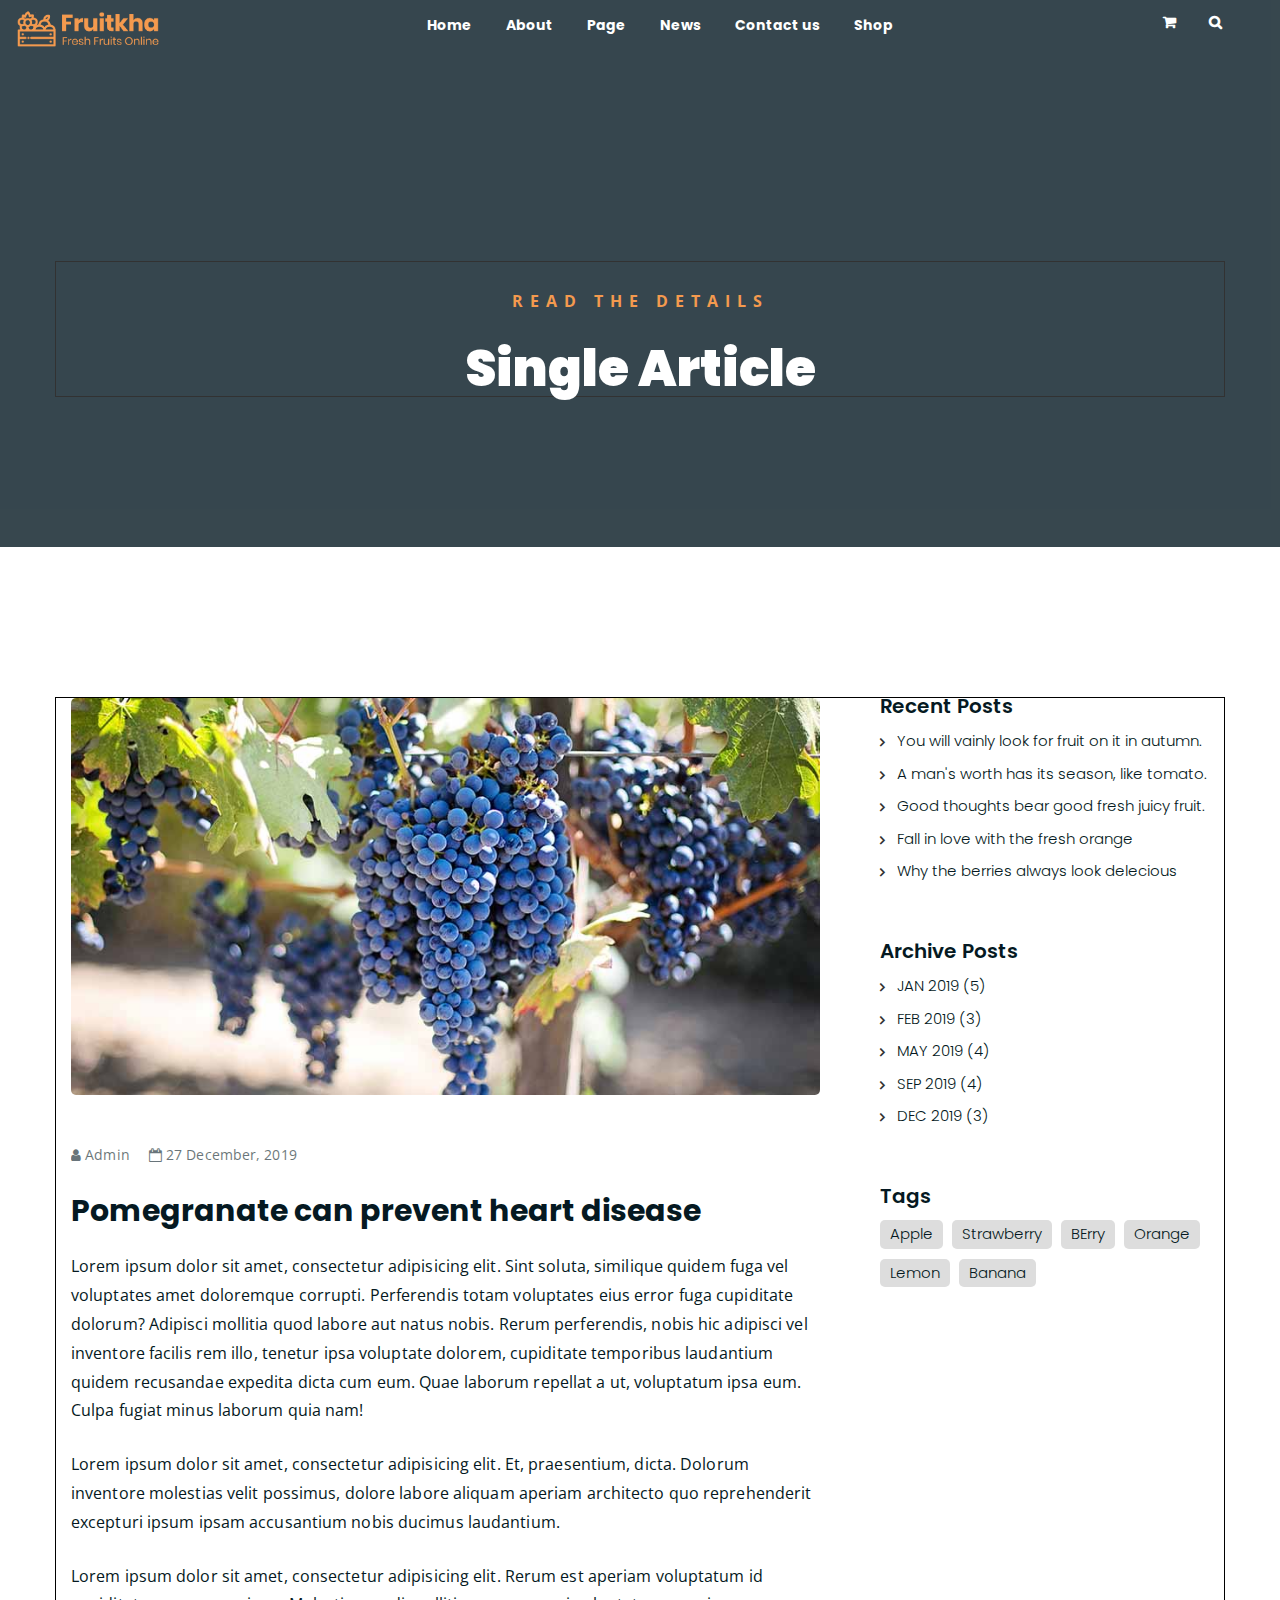
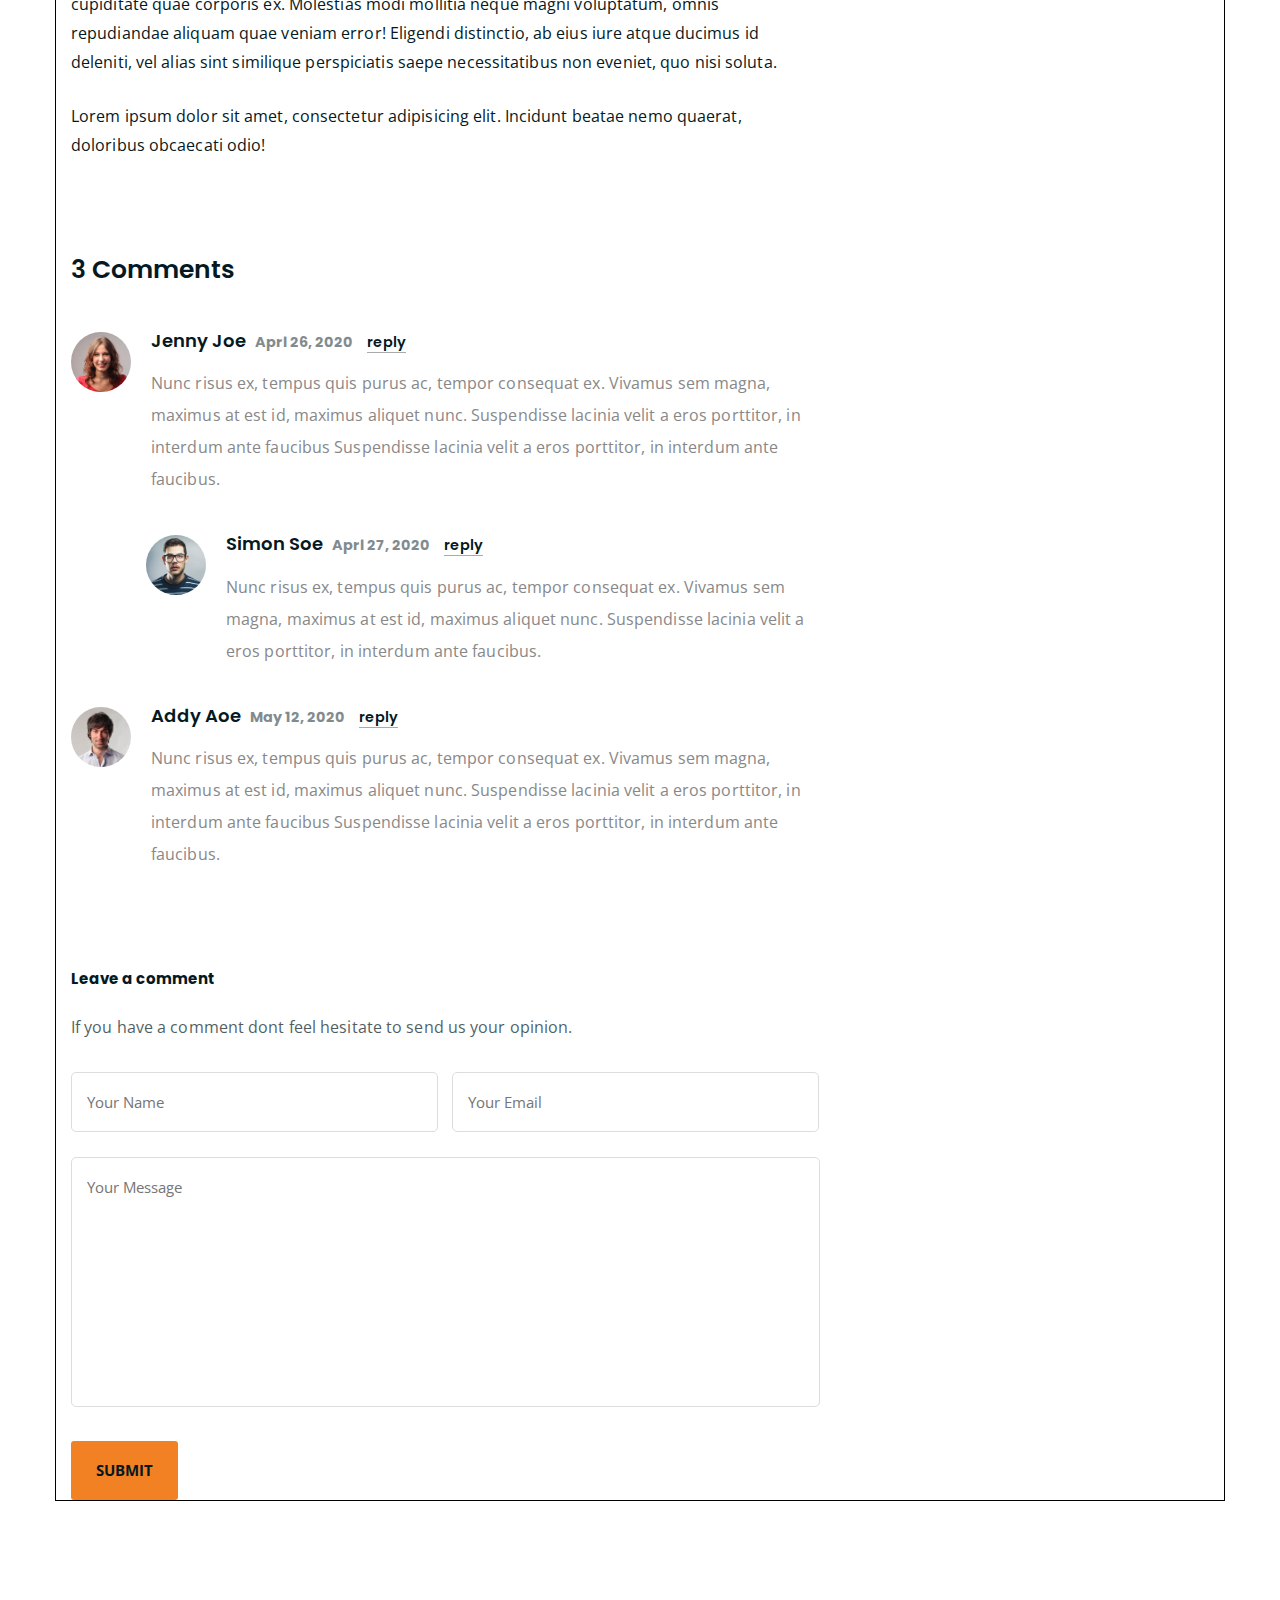
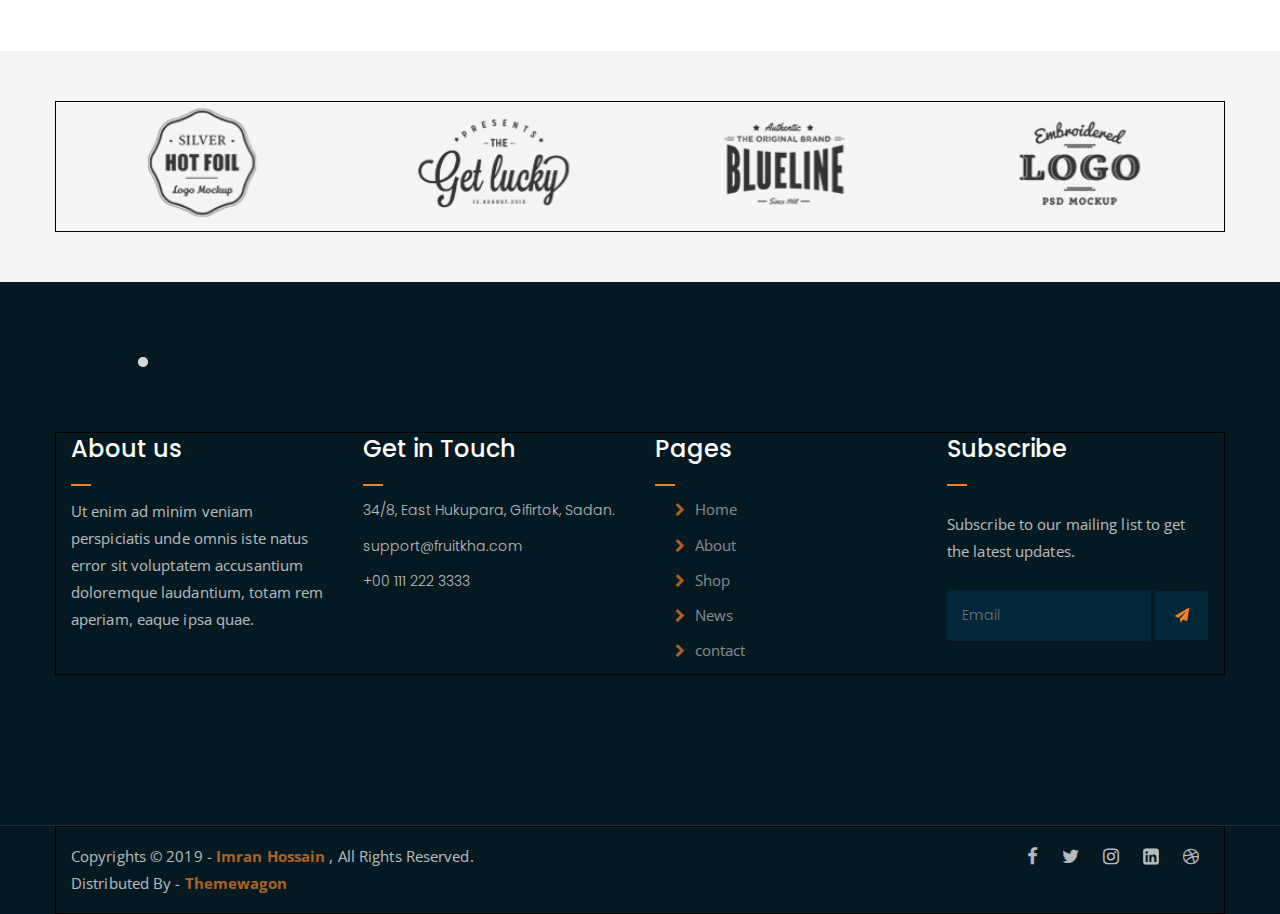
<file: single-news.html>
<!DOCTYPE html>
<html lang="en">

<head>
    <meta charset="UTF-8">
    <meta http-equiv="X-UA-Compatible" content="IE=edge">
    <meta name="viewport" content="width=device-width, initial-scale=1.0">
    <title>Single News</title>
    <link
        href="https://fonts.googleapis.com/css2?family=Open+Sans:wght@300;400;500;700&family=Poppins:ital,wght@0,200;0,300;0,700;1,400&display=swap"
        rel="stylesheet">
    <link rel="stylesheet" href="css/bootstrap.css">
    <link rel="stylesheet" href="css/font-awesome.css">
    <link rel="stylesheet" href="css/style.css">
    <link rel="stylesheet" href="css/owl.carousel.css">
    <link rel="stylesheet" href="css/owl.theme.default.min.css">
</head>

<body>
    <section class="Top-header">
        <div class="container-fluid">
            <div class="row">
                <div class="col-md-3">
                    <div id="logo">
                        <a href="index.html"><img src="image/logo.png" alt=""></a>
                    </div>
                </div>
                <div class="col-md-6">
                    <ul class="Menubar">
                        <li><a href="#">Home</a>
                            <ul class="sub-menu">
                                <li><a href="index.html">Static Home</a></li>
                                <li><a href="index2.html">Slider Home</a></li>
                            </ul>
                        </li>
                        <li><a href="about.html">About</a></li>
                        <li><a href="#">Page</a>
                            <ul class="sub-menu">
                                <li><a href="404.html">404 page</a></li>
                                <li><a href="about.html">About</a></li>
                                <li><a href="cart.html">Cart</a></li>
                                <li><a href="checkout.html">Check Out</a></li>
                                <li><a href="contact.html">Contact</a></li>
                                <li><a href="news.html">News</a></li>
                                <li><a href="shop.html">Shop</a></li>
                            </ul>
                        </li>
                        <li><a href="news.html">News</a>
                            <ul class="sub-menu">
                                <li><a href="news.html">News</a></li>
                                <li><a href="single-news.html">Single News</a></li>
                            </ul>
                        </li>
                        <li><a href="contact.html">Contact us</a></li>
                        <li><a href="shop.html">Shop</a>
                            <ul class="sub-menu">
                                <li><a href="shop.html">Shop</a></li>
                                <li><a href="checkout.html">Check Out</a></li>
                                <li><a href="single-product.html">Single Product</a></li>
                                <li><a href="cart.html">Cart</a></li>
                            </ul>
                        </li>
                    </ul>
                </div>
                <div class="col-md-3">
                    <div id="icon">
                        <a href="index.html"><i class="fa fa-shopping-cart"></i></a>
                        <a href="index.html"><i class="fa fa-search"></i></a>
                    </div>
                </div>
            </div>
        </div>
        <!-- Logo & Menubar :the end -->
        <div class="breadcrumb-section">
            <div class="container">
                <div class="row">
                    <div class="col-lg-12">
                        <div id="breadcrumb-text">
                            <p>Read the Details</p>
                            <h1>Single Article</h1>
                        </div>
                    </div>
                </div>
            </div>
        </div>
    </section>
    <!-- Breadcrumb : the end -->
    <!-- single news -->
    <section class="Single-News">
        <div class="container">
            <div class="row">
                <div class="col-lg-8">
                    <div class="single-artical-text">
                        <div class="News-img">
                            <img src="image/news-bg-3.jpg" alt="">
                        </div>
                        <p class="blog-meta">
                            <span class="author"><i class="fa fa-user"></i> Admin</span>
                            <span class="date"><i class="fa fa-calendar-o"></i> 27 December, 2019</span>
                        </p>
                        <h2>Pomegranate can prevent heart disease</h2>
                        <p>Lorem ipsum dolor sit amet, consectetur adipisicing elit. Sint soluta, similique quidem
                            fuga vel voluptates amet doloremque corrupti. Perferendis totam voluptates eius error
                            fuga cupiditate dolorum? Adipisci mollitia quod labore aut natus nobis. Rerum
                            perferendis, nobis hic adipisci vel inventore facilis rem illo, tenetur ipsa voluptate
                            dolorem, cupiditate temporibus laudantium quidem recusandae expedita dicta cum eum. Quae
                            laborum repellat a ut, voluptatum ipsa eum. Culpa fugiat minus laborum quia nam!</p>
                        <p>Lorem ipsum dolor sit amet, consectetur adipisicing elit. Et, praesentium, dicta. Dolorum
                            inventore molestias velit possimus, dolore labore aliquam aperiam architecto quo
                            reprehenderit excepturi ipsum ipsam accusantium nobis ducimus laudantium.</p>
                        <p>Lorem ipsum dolor sit amet, consectetur adipisicing elit. Rerum est aperiam voluptatum id
                            cupiditate quae corporis ex. Molestias modi mollitia neque magni voluptatum, omnis
                            repudiandae aliquam quae veniam error! Eligendi distinctio, ab eius iure atque ducimus
                            id deleniti, vel alias sint similique perspiciatis saepe necessitatibus non eveniet, quo
                            nisi soluta.</p>
                        <p>Lorem ipsum dolor sit amet, consectetur adipisicing elit. Incidunt beatae nemo quaerat,
                            doloribus obcaecati odio!</p>

                    </div>
                    <div class="comments-list-wrap">
                        <div class="comments-list-wrap">
                            <h3 class="comment-count-title">3 Comments</h3>
                            <div class="comment-list">
                                <div class="single-comment-body">
                                    <div class="comment-user-avater">
                                        <img src="image/avatar1.png" alt="">
                                    </div>
                                    <div class="comment-text-body">
                                        <h4>Jenny Joe <span class="comment-date">Aprl 26, 2020</span> <a
                                                href="#">reply</a></h4>
                                        <p>Nunc risus ex, tempus quis purus ac, tempor consequat ex. Vivamus sem magna,
                                            maximus at est id, maximus aliquet nunc. Suspendisse lacinia velit a eros
                                            porttitor, in interdum ante faucibus Suspendisse lacinia velit a eros
                                            porttitor, in interdum ante faucibus.</p>
                                    </div>
                                </div>
                                <div class="single-comment-body child">
                                    <div class="comment-user-avater">
                                        <img src="image/avatar3.png" alt="">
                                    </div>
                                    <div class="comment-text-body">
                                        <h4>Simon Soe <span class="comment-date">Aprl 27, 2020</span> <a
                                                href="#">reply</a></h4>
                                        <p>Nunc risus ex, tempus quis purus ac, tempor consequat ex. Vivamus sem
                                            magna, maximus at est id, maximus aliquet nunc. Suspendisse lacinia
                                            velit a eros porttitor, in interdum ante faucibus.</p>
                                    </div>
                                </div>
                                <div class="single-comment-body">
                                    <div class="comment-user-avater">
                                        <img src="image/avatar2.png" alt="">
                                    </div>
                                    <div class="comment-text-body">
                                        <h4>Addy Aoe <span class="comment-date">May 12, 2020</span> <a
                                                href="#">reply</a></h4>
                                        <p>Nunc risus ex, tempus quis purus ac, tempor consequat ex. Vivamus sem magna,
                                            maximus at est id, maximus aliquet nunc. Suspendisse lacinia velit a eros
                                            porttitor, in interdum ante faucibus Suspendisse lacinia velit a eros
                                            porttitor, in interdum ante faucibus.</p>
                                    </div>
                                </div>

                            </div>
                        </div>
                    </div>
                    <div class="comment-template">
                        <h4>Leave a comment</h4>
                        <p>If you have a comment dont feel hesitate to send us your opinion.</p>
                        <form action="index.html">
                            <p>
                                <input type="text" placeholder="Your Name">
                                <input type="email" placeholder="Your Email">
                            </p>
                            <p><textarea name="comment" id="comment" cols="30" rows="10"
                                    placeholder="Your Message"></textarea></p>
                            <p><input type="submit" value="Submit"></p>
                        </form>
                    </div>
                </div>
                <div class="col-lg-4">
                    <div class="sidebar-section">
                        <div class="recent-posts">
                            <h4>Recent Posts</h4>
                            <ul>
                                <li><a href="single-news.html">You will vainly look for fruit on it in autumn.</a></li>
                                <li><a href="single-news.html">A man's worth has its season, like tomato.</a></li>
                                <li><a href="single-news.html">Good thoughts bear good fresh juicy fruit.</a></li>
                                <li><a href="single-news.html">Fall in love with the fresh orange</a></li>
                                <li><a href="single-news.html">Why the berries always look delecious</a></li>
                            </ul>
                        </div>
                        <div class="archive-posts">
                            <h4>Archive Posts</h4>
                            <ul>
                                <li><a href="single-news.html">JAN 2019 (5)</a></li>
                                <li><a href="single-news.html">FEB 2019 (3)</a></li>
                                <li><a href="single-news.html">MAY 2019 (4)</a></li>
                                <li><a href="single-news.html">SEP 2019 (4)</a></li>
                                <li><a href="single-news.html">DEC 2019 (3)</a></li>
                            </ul>
                        </div>
                        <div class="tag-section">
                            <h4>Tags</h4>
                            <ul>
                                <li><a href="single-news.html">Apple</a></li>
                                <li><a href="single-news.html">Strawberry</a></li>
                                <li><a href="single-news.html">BErry</a></li>
                                <li><a href="single-news.html">Orange</a></li>
                                <li><a href="single-news.html">Lemon</a></li>
                                <li><a href="single-news.html">Banana</a></li>
                            </ul>
                        </div>
                    </div>
                </div>
            </div>
        </div>
    </section>
    <!-- Single news : the end -->
    <!-- logo-slider -->
    <div class="logo-carousel-section">
        <div class="container">
            <div class="row">
                <div class="col-lg-12">
                    <div class="logo-carousel-inner owl-carousel owl-theme">
                        <div class="single-logo-item">
                            <img src="image/1.png">
                        </div>
                        <div class="single-logo-item">
                            <img src="image/2.png">
                        </div>
                        <div class="single-logo-item">
                            <img src="image/3.png">
                        </div>
                        <div class="single-logo-item">
                            <img src="image/4.png">
                        </div>
                        <div class="single-logo-item">
                            <img src="image/5.png" alt="">
                        </div>
                    </div>
                </div>
            </div>
        </div>
    </div>
    <!-- Logo-slider:the end -->
    <!-- footer -->
    <section class="Footer">
        <div class="container">
            <div class="row">
                <div class="col-lg-3 col-md-6">
                    <div class="footer-box about-widget">
                        <h2 class="widget">About us</h2>
                        <p>Ut enim ad minim veniam perspiciatis unde omnis iste natus error sit voluptatem accusantium
                            doloremque laudantium, totam rem aperiam, eaque ipsa quae.</p>
                    </div>
                </div>
                <div class="col-lg-3 col-md-6">
                    <div class="footer-box about-widget">
                        <h2 class="widget">Get in Touch</h2>
                        <ul>
                            <li>34/8, East Hukupara, Gifirtok, Sadan.</li>
                            <li>support@fruitkha.com</li>
                            <li>+00 111 222 3333</li>
                        </ul>
                    </div>
                </div>
                <div class="col-lg-3 col-md-6">
                    <div class="footer-box pages">
                        <h2 class="widget">Pages</h2>
                        <ul>
                            <li><i class="fa fa-chevron-right"><a href="index.html">Home</a></i></li>
                            <li><i class="fa fa-chevron-right"><a href="about.html">About</a></i></li>
                            <li><i class="fa fa-chevron-right"><a href="service.html">Shop</a></i></li>
                            <li><i class="fa fa-chevron-right"><a href="news.html">News</a></i></li>
                            <li><i class="fa fa-chevron-right"><a href="contact.html">contact</a></i></li>
                        </ul>
                    </div>
                </div>
                <div class="col-lg-3 col-md-6">
                    <div class="footer-box about-widget">
                        <h2 class="widget">Subscribe</h2>
                        <p>Subscribe to our mailing list to get the latest updates.</p>
                        <form action="index.html">
                            <input type="email" placeholder="Email">
                            <button type="submit"><i class="fa fa-paper-plane"></i></button>
                        </form>
                    </div>
                </div>
            </div>
    </section>
    <!-- Footer:the end -->
    <!-- copyright -->
    <section class="copyright">
        <div class="container">
            <div class="row">
                <div class="col-lg-6 col-md-12">
                    <p>Copyrights © 2019 -
                        <a href="https://imransdesign.com/">Imran Hossain</a>
                        , All Rights Reserved.
                        <br>
                        Distributed By -
                        <a href="https://themewagon.com/">Themewagon</a>
                    </p>
                </div>
                <div class="col-lg-6 col-md-12">
                    <div class="social-icons">
                        <ul>
                            <li><a href="#" target="blank"><i class="fa fa-facebook"></i></a></li>
                            <li><a href="#" target="blank"><i class="fa fa-twitter"></i></a></li>
                            <li><a href="#" target="blank"><i class="fa fa-instagram"></i></a></li>
                            <li><a href="#" target="blank"><i class="fa fa-linkedin-square"></i></a></li>
                            <li><a href="#" target="blank"><i class="fa fa-dribbble"></i></a></li>
                        </ul>
                    </div>
                </div>
            </div>
        </div>
    </section>
    <script src="js/jquery.min.js"></script>
    <script src="js/owl.carousel.min.js"></script>
    <script>
        $('.logo-carousel-inner').owlCarousel({
            items: 4,
            loop: true,
            autoplay: true,
            margin: 30,
            responsive: {
                0: {
                    items: 1,
                    nav: false
                },
                600: {
                    items: 3,
                    nav: false
                },
                1000: {
                    items: 4,
                    nav: false,
                    loop: true
                }
            }
        })
     $(".testimonial-sliders").owlCarousel({
            items: 1,
            loop: true,
            autoplay: true,
            responsive:{
                0:{
                    items:1,
                    nav:false
                },
                600:{
                    items:1,
                    nav:false
                },
                1000:{
                    items:1,
                    nav:false,
                    loop:true
                }
            }
        });
    </script>
</body>

</html>
</file>
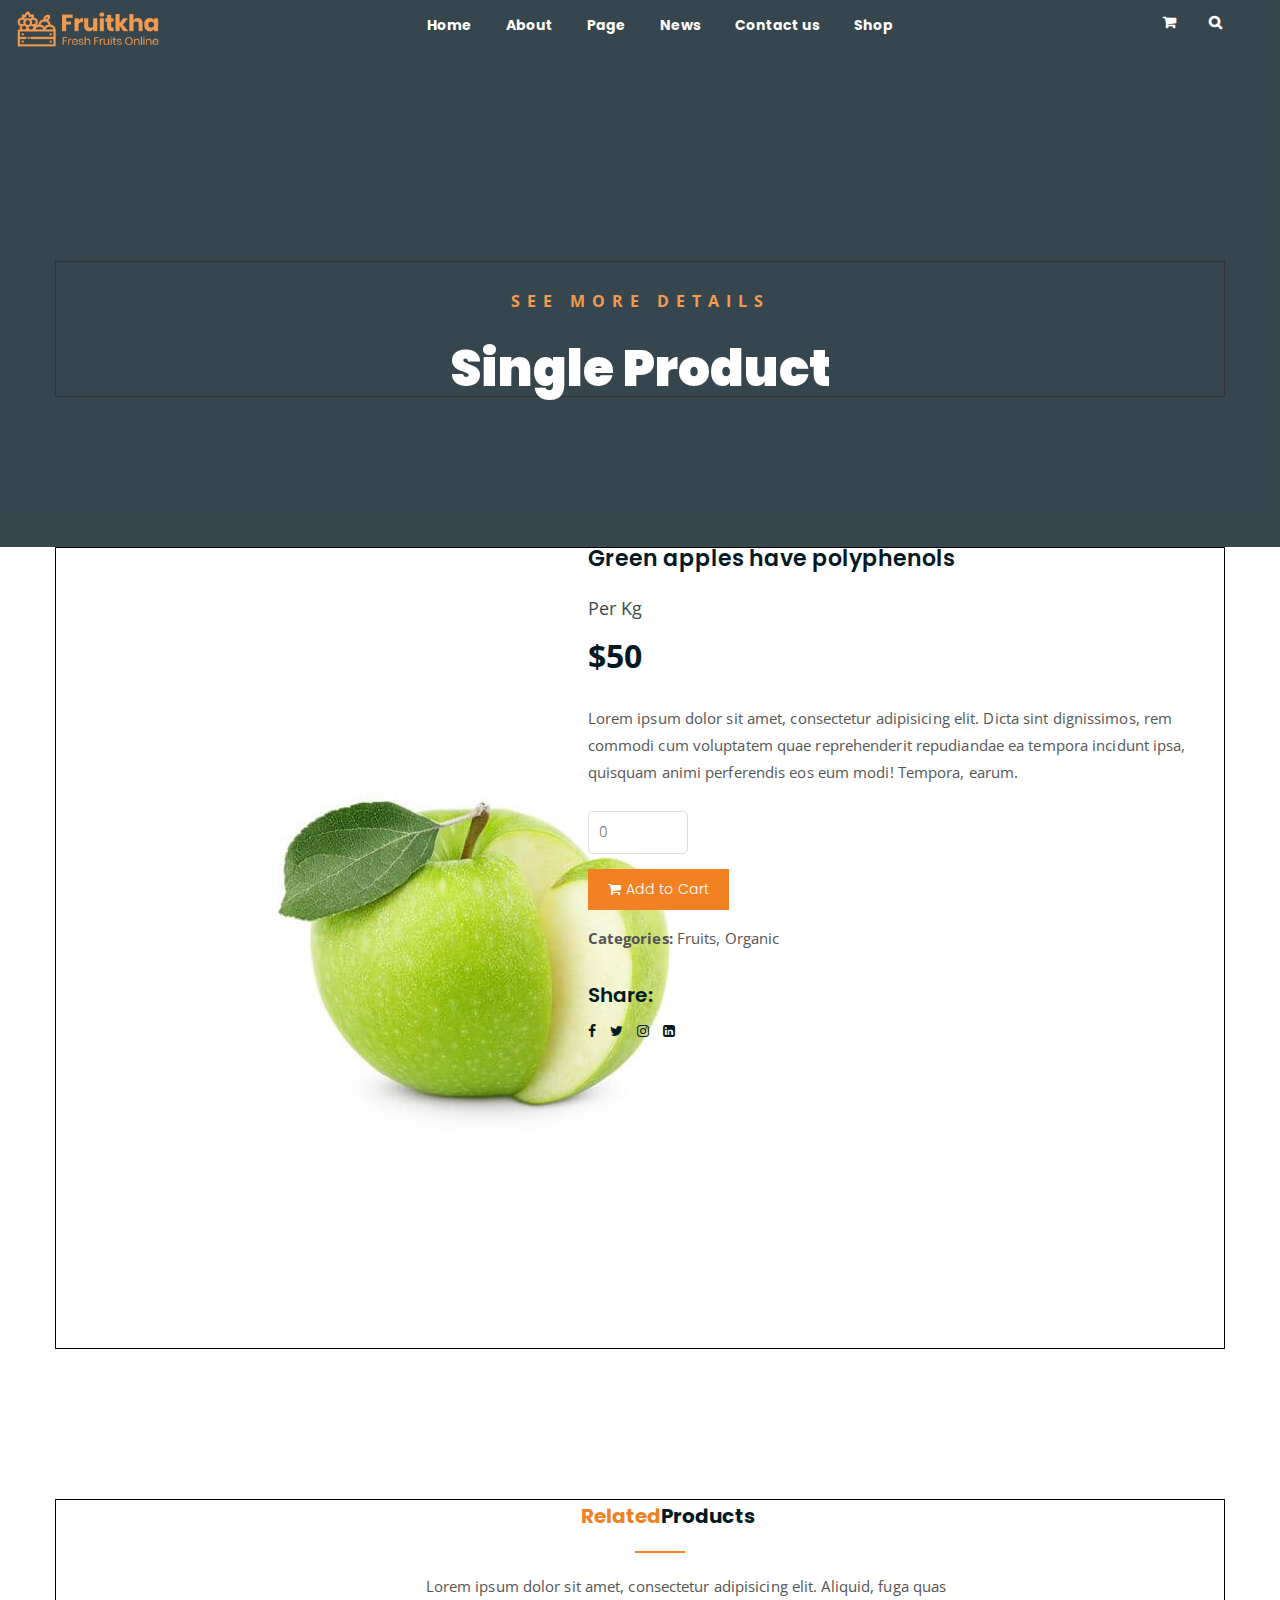
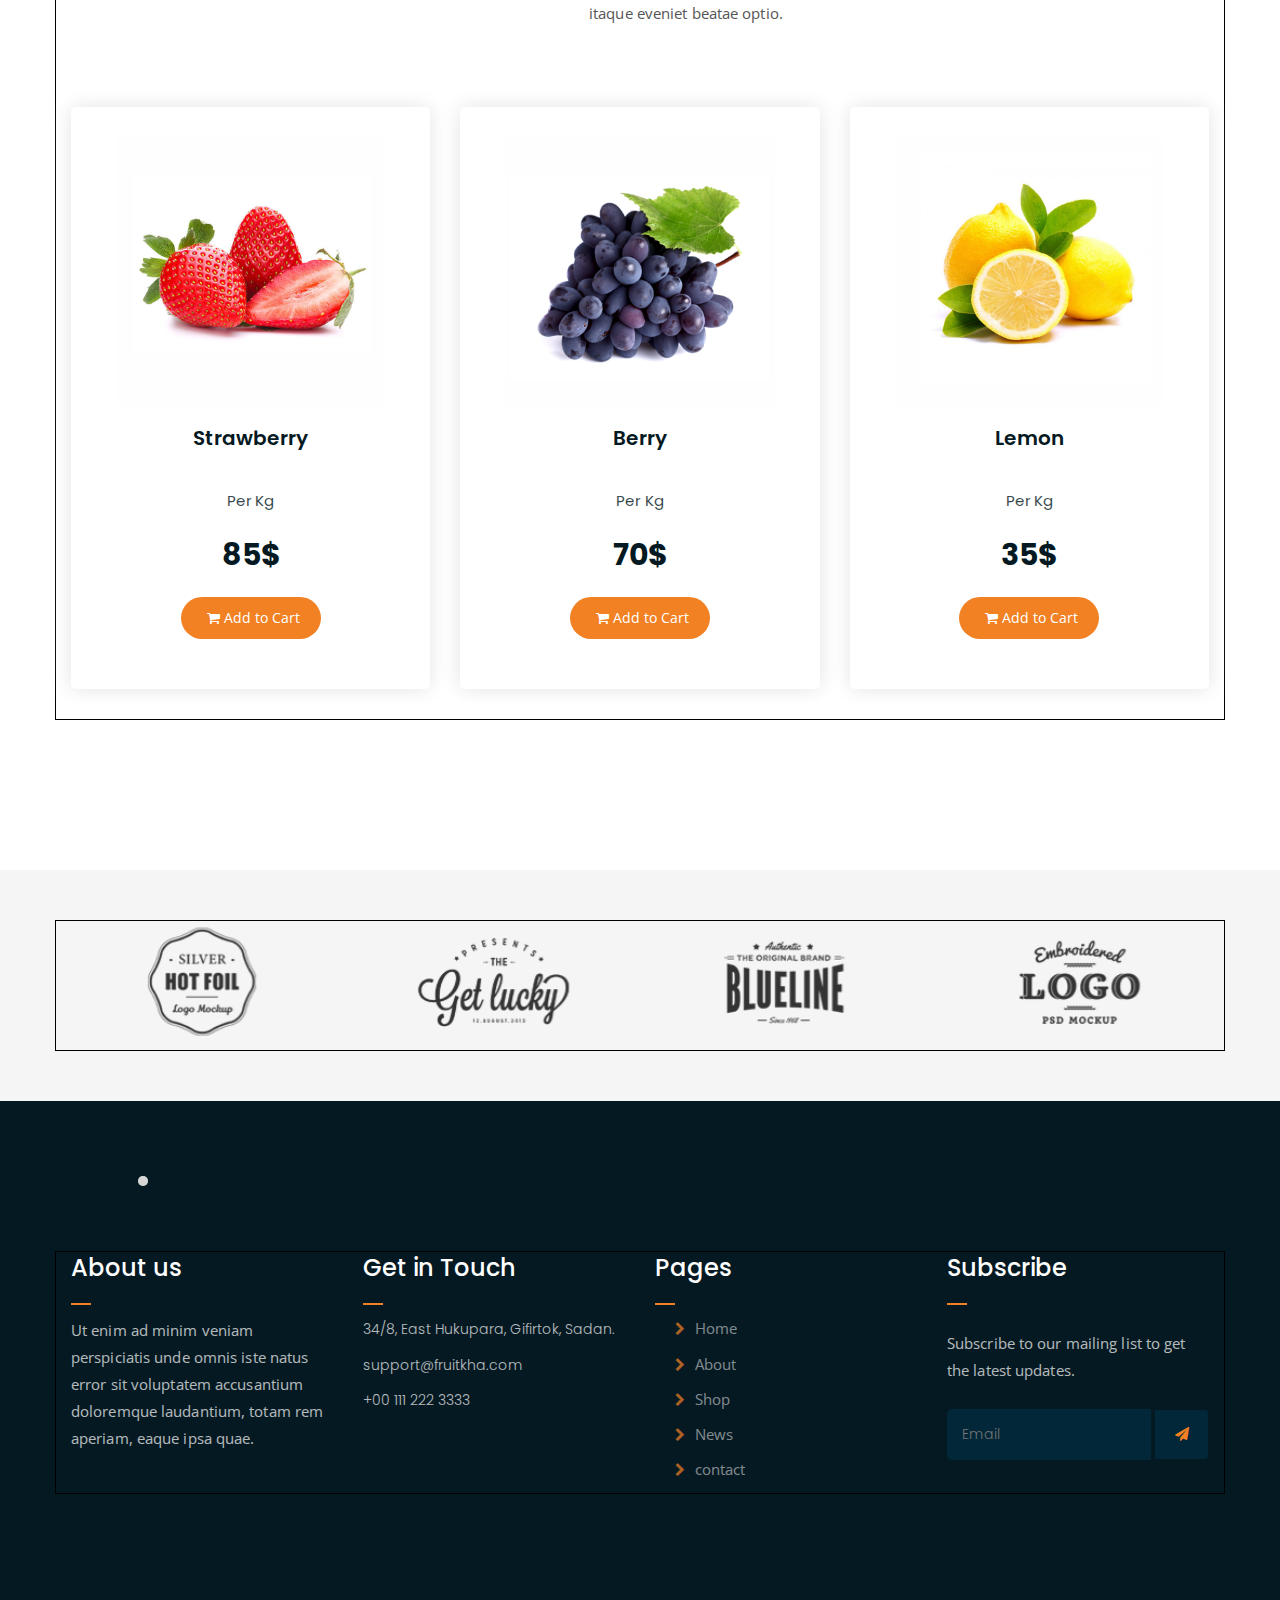
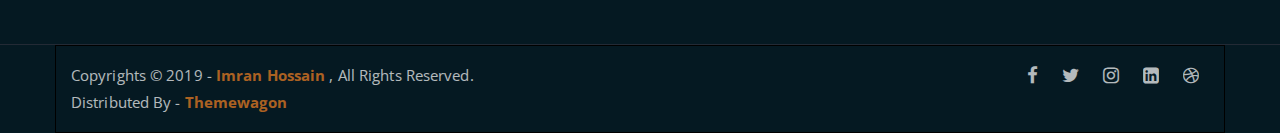
<file: single-product.html>
<!DOCTYPE html>
<html lang="en">

<head>
    <meta charset="UTF-8">
    <meta http-equiv="X-UA-Compatible" content="IE=edge">
    <meta name="viewport" content="width=device-width, initial-scale=1.0">
    <title>Single Product</title>
    <link
    href="https://fonts.googleapis.com/css2?family=Open+Sans:wght@300;400;500;700&family=Poppins:ital,wght@0,200;0,300;0,700;1,400&display=swap"
    rel="stylesheet">
<link rel="stylesheet" href="css/bootstrap.css">
<link rel="stylesheet" href="css/font-awesome.css">
<link rel="stylesheet" href="css/style.css">
<link rel="stylesheet" href="css/owl.carousel.css">
<link rel="stylesheet" href="css/owl.theme.default.min.css">
</head>

<body>
    <section class="Top-header">
        <div class="container-fluid">
            <div class="row">
                <div class="col-md-3">
                    <div id="logo">
                        <a href="index.html"><img src="image/logo.png" alt=""></a>
                    </div>
                </div>
                <div class="col-md-6">
                    <ul class="Menubar">
                        <li><a href="#">Home</a>
                            <ul class="sub-menu">
                                <li><a href="index.html">Static Home</a></li>
                                <li><a href="index2.html">Slider Home</a></li>
                            </ul>
                        </li>
                        <li><a href="about.html">About</a></li>
                        <li><a href="#">Page</a>
                            <ul class="sub-menu">
                                <li><a href="404.html">404 page</a></li>
                                <li><a href="about.html">About</a></li>
                                <li><a href="cart.html">Cart</a></li>
                                <li><a href="checkout.html">Check Out</a></li>
                                <li><a href="contact.html">Contact</a></li>
                                <li><a href="news.html">News</a></li>
                                <li><a href="shop.html">Shop</a></li>
                            </ul>
                        </li>
                        <li><a href="news.html">News</a>
                            <ul class="sub-menu">
                                <li><a href="news.html">News</a></li>
                                <li><a href="single-news.html">Single News</a></li>
                            </ul>
                        </li>
                        <li><a href="contact.html">Contact us</a></li>
                        <li><a href="shop.html">Shop</a>
                            <ul class="sub-menu">
                                <li><a href="shop.html">Shop</a></li>
                                <li><a href="checkout.html">Check Out</a></li>
                                <li><a href="single-product.html">Single Product</a></li>
                                <li><a href="cart.html">Cart</a></li>
                            </ul>
                        </li>
                    </ul>
                </div>
                <div class="col-md-3">
                    <div id="icon">
                        <a href="index.html"><i class="fa fa-shopping-cart"></i></a>
                        <a href="index.html"><i class="fa fa-search"></i></a>
                    </div>
                </div>
            </div>
        </div>
        <!-- Logo & Menubar :the end -->
        <div class="breadcrumb-section">
            <div class="container">
                <div class="row">
                    <div class="col-lg-12">
                        <div id="breadcrumb-text">
                            <p>See more Details</p>
						    <h1>Single Product</h1>
                        </div>
                    </div>
                </div>
            </div>
        </div>
    </section>
    <!--Breadcrumb : the end -->
    <!-- single product -->
    <div class="single-product">
		<div class="container">
			<div class="row">
				<div class="col-md-5">
                        <div class="single-Product-image">
                        <img src="image/product-img-5.jpg" alt=""> 
                        </div>
				</div>
				<div class="col-md-7">
					<div class="single-product-content">
						<h3>Green apples have polyphenols</h3>
						<p class="single-product-pricing"><span>Per Kg</span> $50</p>
						<p>Lorem ipsum dolor sit amet, consectetur adipisicing elit. Dicta sint dignissimos, rem commodi cum voluptatem quae reprehenderit repudiandae ea tempora incidunt ipsa, quisquam animi perferendis eos eum modi! Tempora, earum.</p>
						<div class="single-product-form">
							<form action="index.html">
								<input type="number" placeholder="0">
							</form>
							<a href="cart.html" class="cart-btn"> <i class="fa fa-shopping-cart"></i>Add to Cart</a>
							<p><strong>Categories: </strong>Fruits, Organic</p>
						</div>
						<h4>Share:</h4>
						<ul class="product-share">
                            <li><a href="#" target="blank"><i class="fa fa-facebook"></i></a></li>
                            <li><a href="#" target="blank"><i class="fa fa-twitter"></i></a></li>
                            <li><a href="#" target="blank"><i class="fa fa-instagram"></i></a></li>
                            <li><a href="#" target="blank"><i class="fa fa-linkedin-square"></i></a></li>
						</ul>
					</div>
				</div>
			</div>
		</div>
	</div>
    <!-- single product : the end -->
    <!-- other product -->
    <div class="product">
        <div class="container">
            <div class="row">
                <div class="col-lg-8">
                    <div class="section-title">
                        <h3><span class="orange-text">Related</span>Products</h3>
                        <p>Lorem ipsum dolor sit amet, consectetur adipisicing elit. Aliquid, fuga quas itaque eveniet
                            beatae optio.</p>
                    </div>
                </div>
            </div>
            <div class="row">
                <div class="col-lg-4 col-md-6">
                    <div class="Product-image">
                        <a href="image"><img src="image/product-img-1.jpg" alt=""></a>
                        <h3>Strawberry</h3>
                        <p class="price">
                            <Span>Per Kg</Span>
                            85$
                        </p>
                        <a href="" class="btn">
                            <i class="fa fa-shopping-cart"></i>
                            Add to Cart
                        </a>
                    </div>
                </div>
                <div class="col-lg-4 col-md-6">
                    <div class="Product-image">
                        <a href="image"><img src="image/product-img-2.jpg" alt=""></a>
                        <h3>Berry</h3>
                        <p class="price">
                            <Span>Per Kg</Span>
                            70$
                        </p>
                        <a href="" class="btn">
                            <i class="fa fa-shopping-cart"></i>
                            Add to Cart
                        </a>
                    </div>
                </div>
                <div class="col-lg-4 col-md-6">
                    <div class="Product-image">
                        <a href="image"><img src="image/product-img-3.jpg" alt=""></a>
                        <h3>Lemon</h3>
                        <p class="price">
                            <Span>Per Kg</Span>
                            35$
                        </p>
                        <a href="" class="btn">
                            <i class="fa fa-shopping-cart"></i>
                            Add to Cart
                        </a>
                    </div>
                </div>
            </div>
        </div>
    </div>
    <!-- other Product : the end  -->

    <!-- logo-slider -->
    <div class="logo-carousel-section">
        <div class="container">
            <div class="row">
                <div class="col-lg-12">
                    <div class="logo-carousel-inner owl-carousel owl-theme">
                        <div class="single-logo-item">
                            <img src="image/1.png">
                        </div>
                        <div class="single-logo-item">
                            <img src="image/2.png">
                        </div>
                        <div class="single-logo-item">
                            <img src="image/3.png">
                        </div>
                        <div class="single-logo-item">
                            <img src="image/4.png">
                        </div>
                        <div class="single-logo-item">
                            <img src="image/5.png" alt="">
                        </div>
                    </div>
                </div>
            </div>
        </div>
    </div>
    <!-- Logo-slider:the end -->
    <!-- footer -->
    <section class="Footer">
        <div class="container">
            <div class="row">
                <div class="col-lg-3 col-md-6">
                    <div class="footer-box about-widget">
                        <h2 class="widget">About us</h2>
                        <p>Ut enim ad minim veniam perspiciatis unde omnis iste natus error sit voluptatem accusantium
                            doloremque laudantium, totam rem aperiam, eaque ipsa quae.</p>
                    </div>
                </div>
                <div class="col-lg-3 col-md-6">
                    <div class="footer-box about-widget">
                        <h2 class="widget">Get in Touch</h2>
                        <ul>
                            <li>34/8, East Hukupara, Gifirtok, Sadan.</li>
                            <li>support@fruitkha.com</li>
                            <li>+00 111 222 3333</li>
                        </ul>
                    </div>
                </div>
                <div class="col-lg-3 col-md-6">
                    <div class="footer-box pages">
                        <h2 class="widget">Pages</h2>
                        <ul>
                            <li><i class="fa fa-chevron-right"><a href="index.html">Home</a></i></li>
                            <li><i class="fa fa-chevron-right"><a href="about.html">About</a></i></li>
                            <li><i class="fa fa-chevron-right"><a href="service.html">Shop</a></i></li>
                            <li><i class="fa fa-chevron-right"><a href="news.html">News</a></i></li>
                            <li><i class="fa fa-chevron-right"><a href="contact.html">contact</a></i></li>
                        </ul>
                    </div>
                </div>
                <div class="col-lg-3 col-md-6">
                    <div class="footer-box about-widget">
                        <h2 class="widget">Subscribe</h2>
                        <p>Subscribe to our mailing list to get the latest updates.</p>
                        <form action="index.html">
                            <input type="email" placeholder="Email">
                            <button type="submit"><i class="fa fa-paper-plane"></i></button>
                        </form>
                    </div>
                </div>
            </div>
    </section>
    <!-- Footer:the end -->
    <!-- copyright -->
    <section class="copyright">
        <div class="container">
            <div class="row">
                <div class="col-lg-6 col-md-12">
                    <p>Copyrights © 2019 -
                        <a href="https://imransdesign.com/">Imran Hossain</a>
                        , All Rights Reserved.
                        <br>
                        Distributed By -
                        <a href="https://themewagon.com/">Themewagon</a>
                    </p>
                </div>
                <div class="col-lg-6 col-md-12">
                    <div class="social-icons">
                        <ul>
                            <li><a href="#" target="blank"><i class="fa fa-facebook"></i></a></li>
                            <li><a href="#" target="blank"><i class="fa fa-twitter"></i></a></li>
                            <li><a href="#" target="blank"><i class="fa fa-instagram"></i></a></li>
                            <li><a href="#" target="blank"><i class="fa fa-linkedin-square"></i></a></li>
                            <li><a href="#" target="blank"><i class="fa fa-dribbble"></i></a></li>
                        </ul>
                    </div>
                </div>
            </div>
        </div>
    </section>
    <script src="js/jquery.min.js"></script>
    <script src="js/owl.carousel.min.js"></script>
    <script>
        $('.logo-carousel-inner').owlCarousel({
            items: 4,
            loop: true,
            autoplay: true,
            margin: 30,
            responsive: {
                0: {
                    items: 1,
                    nav: false
                },
                600: {
                    items: 3,
                    nav: false
                },
                1000: {
                    items: 4,
                    nav: false,
                    loop: true
                }
            }
        })
     $(".testimonial-sliders").owlCarousel({
            items: 1,
            loop: true,
            autoplay: true,
            responsive:{
                0:{
                    items:1,
                    nav:false
                },
                600:{
                    items:1,
                    nav:false
                },
                1000:{
                    items:1,
                    nav:false,
                    loop:true
                }
            }
        });
    </script>
</body>

</html>
</file>
<file: css/style.css>
:root {
    --basecolor: #000000;
    --textcolor: #fff;
}

* {
    box-sizing: border-box;
}

body {
    font-style: normal;
    line-height: 1.5;
    font-family: 'Open Sans', sans-serif;
    font-family: 'Poppins', sans-serif;
    font-weight: 300;
    background-color: white
}

.container {
    border: 1px solid black;
}
h1,
h2,
h3,
h4,
h5,
h6 {
    font-family: 'Poppins', sans-serif;
    font-weight: 700;
    margin: 0 0 16px 0;
    color: #051922;
}

h3 {
    font-size: 40px;
    font-weight: 700;
    line-height: 2.25rem;
}
textarea{
    overflow: hidden;
}

p {
    font-family: "Open Sans", sans-serif;
    font-weight: 400;
    font-size: 16px;
    letter-spacing: 0.1px;
    color: #051922;
    line-height: 1.8em;
    margin-top: 25px;
    margin-bottom: 25px;
}

.section-title h3 {
    margin-top: 5px;
    position: relative;
    padding-bottom: 30px;
    margin-left: 95px;
}

.section-title h3:after {
    position: absolute;
    content: '';
    bottom: 4px;
    left: 0;
    right: 15px;
    width: 50px;
    height: 2px;
    background-color: #F28123;
    margin: 0 auto;
}

.section-title p {
    font-size: 15px;
    width: 530px;
    margin: 0 auto;
    color: #555;
    margin-top: 10px;
    line-height: 1.8;
}

.orange-text {
    color: #F28123;
}

.btn {
    font-family: 'Open Sans', sans-serif;
    display: inline-block;
    background-color: #F28123;
    color: #fff;
    padding: 10px 20px;
}

.btn .fa {
    margin-left: 5px;
}

a.btn {
    border-radius: 50px;
}

.btn:hover {
    background-color: #07212e;
    color: #F28123;
}


/* Header */
.Header {
    background-image: url(../image/background.jpg);
    background-size: cover;
    background-position: center;
    background-attachment: fixed;
    height: 100%;
    position: relative;
    z-index: 1;
    padding: 0;
}

.Header:after {
    position: absolute;
    left: 0;
    top: 0;
    width: 100%;
    height: 100%;
    content: "";
    background-color: #07212e;
    z-index: -1;
    opacity: 0.5;
}
.Top-header{
   text-align: center;
   background: #051922; 
}
#logo {
    padding: 6px 0;
    float: left;
    position: absolute;
}

#logo img {
    width: 150px;
}
/* search */
.search-area {
    position: fixed;
    left: 0;
    top: 0;
    z-index: 5555;
    background-color: #051922;
    width: 100%;
    height: 100%;
    text-align: center;
  }
  
  span.close-btn {
    position: absolute;
    right: 0%;
    color: #fff;
    top: 5%;
    cursor: pointer;
  }
  
  .search-area {
    height: 100%;
  }
  
  .search-area div {
    height: 100%;
  }
  
  .search-bar {
    height: 100%;
    display: table;
    width: 100%;
  }
  
  a.mobile-show {
    display: none;
  }
  
  .search-area .search-bar div.search-bar-tablecell {
    display: table-cell;
    vertical-align: middle;
    height: auto;
  }
  
  .search-bar-tablecell input {
    border: none;
    padding: 15px;
    width: 60%;
    background-color: transparent;
    border-bottom: 1px solid #F28123;
    display: block;
    margin: 0 auto;
    text-align: center;
    font-size: 50px;
    font-weight: 700;
    margin-bottom: 40px;
    color: #fff;
  }
  
  .search-bar-tablecell button[type=submit] {
    border: none;
    background-color: #F28123;
    padding: 15px 30px;
    cursor: pointer;
    display: inline-block;
    border-radius: 50px;
    font-weight: 700;
  }
  
  .search-bar-tablecell input::-webkit-input-placeholder {
    color: #fff;
  }
  
  .search-bar-tablecell input:-ms-input-placeholder {
    color: #fff;
  }
  
  .search-bar-tablecell input::-ms-input-placeholder {
    color: #fff;
  }
  
  .search-bar-tablecell input::placeholder {
    color: #fff;
  }
  
  .search-bar-tablecell button[type=submit] i {
    margin-left: 5px;
  }
  
  .search-area {
    visibility: hidden;
    opacity: 0;
    -webkit-transition: 0.3s;
    -o-transition: 0.3s;
    transition: 0.3s;
  }
  
  .search-area.search-active {
    visibility: visible;
    opacity: 1;
    z-index: 999;
  }
  
  .search-bar-tablecell h3 {
    color: #fff;
    margin-bottom: 30px;
    font-weight: 600;
    text-transform: uppercase;
    letter-spacing: 7px;
  }
  /* search area */
/* Menubar */
.Header .Menubar {
    margin-left: 95px;
    padding: 0;
    list-style: none;
    font-family: 'Open Sans', sans-serif;
}
.Menubar ul{
    list-style: none;
}
.Menubar li a{
    text-decoration: none;
    color: #fff;
    padding: 15px;
    display: block;
}
.Menubar > li{
    display: inline-block; 
}
.Menubar li {
    position: relative;
    font-weight: 700;
    
}
  .Menubar li:hover > a {
    color: #F28123;    
  }

.Menubar li.current-list-item > a {
    color: #F28123;
    
  }
 .Menubar li .sub-menu {
     position: absolute;
     background-color: #fff;
     width: 220px;
     padding: 15px 15px;
     margin: 0;
     left: 0;
     top: 55px;
     z-index: 10;
     border-radius: 3px;
     transition: 0.3s;
     display: none;
     box-shadow: 0 0 20px #555555;
 } 
  .Menubar li .sub-menu li a{
     color: #555;
     padding: 8px;
     font-size: 13px;
     font-weight: 600;
 }
 .Menubar li .sub-menu li a{
     text-align: left;
 }
 .Menubar li .sub-menu li a:hover{
     color: #F28123;
 }
  .Menubar > li:hover ul.sub-menu {
      display: block;
  }
#icon {
    margin-left: 50%;
    font-weight: 700;
}

#icon .fa {
    color: #fff;
    padding: 15px;
    transition: 0.3s all;
    font-weight: 700;
}

#icon .fa:hover {
    color: #F28123;
}

/* Section-hd */
.Section-hd {
    font-weight: 400;
    font-size: 16px;
}

.Section-hd #Function {
    height: auto;
    vertical-align: middle;
}

#Function {
    height: auto;
    vertical-align: middle;
    text-align: center;
    font-weight: 700;
    margin-top: 200px;
    margin-left: 83px;
}

#Function p {
    color: #F28123;
    text-transform: uppercase;
    font-family: 'Open Sans', sans-serif;
    letter-spacing: 7px;
    font-size: 15px
}

#Function h2 {
    color: #fff;
    font-size: 64px;
    line-height: 1.3;
    font-family: 'Poppins', sans-serif;
}

/* button */
.button {
    vertical-align: middle;
    margin-top: 35px;
    margin-bottom: 200px;
}

a.borbordered-btn {
    font-family: 'Open Sans', sans-serif;
    display: inline-block;
    font-weight: 400;
    border: 1px solid #F28123;
    border-radius: 50px;
    color: #fff;
    text-decoration: none;
    padding: 10px 20px;
    margin-left: 15px;
}

a.borbordered-btn:hover {
    background-color: #F28123;
}

/* Lists */
.list{
    background-color: #f5f5f5;
    padding-top: 80px;
    padding-bottom: 80px;
}
.list-box{
    display: flex;
    overflow: hidden;
    letter-spacing: 0.5px;
    align-items: center;
}
.list-box .list-icon i {
    font-size: 24px;
    margin-right: 15px;
    color: #F28123;
    width: 65px;
    height: 65px;
    text-align: center;
    line-height: 60px;
    border: 2px #F28123 dotted;
    border-radius: 999px;
}
.list-box .content h3 {
    line-height: 22px;
    font-size: 17px;
    margin-bottom: 4px;
}
.list-box .content p {
    margin-bottom: 0px;
    opacity: 0.75;
    font-size: 15px;
}
p:last-child {
    margin: 0;
}

/* section-hd */
.product {
    margin-top: 150px;
    margin-bottom: 150px;
}

.section-title {
    text-align: center;
    margin-bottom: 80px;
    margin-left: 350px;
}

.Product-image {
    padding: 30px;
    padding-bottom: 0;
    text-align: center;
    box-shadow: 0 0 20px #e4e4e4;
    padding-bottom: 50px;
    border-radius: 5px;
}

.Product-image:hover {
    box-shadow: none;
}

.Product-image img {
    width: 90%;
    border-radius: 5px;
    margin-bottom: 20px;
}

.Product-image h3 {
    font-size: 20px;
    font-weight: 600;
    margin-bottom: 10px;
}

p.price {
    font-family: 'Poppins', sans-serif;
    font-size: 30px;
    font-weight: 700;
    margin-bottom: 15px;
}

p.price span {
    display: block;
    opacity: 0.8;
    font-size: 15px;
    font-weight: 400;
}

/*Cart-Banner */
.cart-banner {
    background-color: #f5f5f5;
    padding-top: 100px;
    padding-bottom: 100px;
}
.cart-banner .Image-column {
    position: relative;
    margin-top: 40px;
}
.Image-column #Pic img {
    max-width: 100%;
}
.cart-banner .Image-column #Price-box {
    position: absolute;
    left: 15%;
    top: -30px;
    width: 110px;
    height: 110px;
    border-radius: 50%;
    border: 1px solid #fff;
    background-color: rgba(242, 129, 35, 0.75);
}
.cart-banner .Image-column #Price-box .inner-price {
    position: relative;
    width: 94px;
    height: 94px;
    margin: 0 auto;
    margin-top: 8px;
    text-align: center;
    border-radius: 50%;
    background-color: #F28123;
}
.cart-banner .Image-column #Price-box .inner-price .Price {
    color: #051922;
    padding-top: 27px;
    position: relative;
    display: inline-block;
    line-height: 18px;
    font-weight: 400;
}
.Price strong {
    color: #051922;
    font-size: 24px;
}

/* image column : the end */
.content-column {
    position: relative;
    padding-top: 40px;
}

.content-column h4 {
    font-family: 'Open Sans', sans-serif;
    font-weight: 500;
    text-transform: uppercase;
    line-height: 1.75rem;
}
.content-column .content-tag .text{
    position: relative;
    font-weight: 400;
    line-height: 1.8em;
    margin-top: 25px;
   margin-bottom: 25px;
}
.btn-org .btn {
    margin-top: 16px;
}

.counter-time {
    position: relative;
    margin-bottom: 25px;
    border: 2px solid #F28123;
    display: inline-block;
    line-height: 1.5;
    text-align: center;
    font-size: 13px;
    padding: 8px 20px 14px;
}

.counter-time .count {
    position: relative;
    font-size: 30px;
    line-height: 1.4;
    font-weight: 700;
    letter-spacing: 1px;
    color: #F28123;
}

/* counter-time the end */
/* testimonail :start */
testimonail{
    margin-top: 150px;
    margin-bottom: 150px;
}
.client-avater {
    margin-bottom: 20px;
  }
  
  .client-meta h3 {
    font-size: 20px;
    font-weight: 600;
  }
  
  .client-meta h3 span {
    display: block;
    font-size: 70%;
    margin-top: 10px;
    color: #051922;
    font-weight: 600;
    opacity: 0.5;
  }
  
  p.testimonial-body {
    font-size: 17px;
    font-style: italic;
    width: 700px;
    margin: 0 auto;
    line-height: 1.8;
    color: #999999;
    margin-top: 20px;
  }
  
  .last-icon {
    margin-top: 20px;
    font-size: 25px;
    opacity: 0.3;
  }
  
  .client-avater img {
    max-width: 100px;
    border-radius: 50%;
    margin: 0 auto;
  }
/* 

/* tstimonal: the end /
/* vedio bg : the end */
.advert {
    margin-bottom: 150px;
    margin-top: 150px;
}

.abt-bg {
    background-image: url(../image/abt.jpg);
    height: 500px;
    width: 550px;
    background-size: cover;
    background-position: center;
    border-top-right-radius: 10px;
    border-bottom-left-radius: 10px;
    position: relative;
    overflow: hidden;
}

.abt-bg:after {
    position: absolute;
    left: 0;
    top: 0;
    width: 100%;
    height: 100%;
    content: "";
    opacity: 0.3;
}

.abt-bg a .fa {
    position: absolute;
    background-color: #F28123;
    color: #051922;
    width: 90px;
    text-align: center;
    line-height: 92px;
    border-radius: 50%;
    font-size: 20px;
    padding-left: 5px;
    top: 50%;
    margin-top: -45px;
    box-shadow: 0 0 20px #adadad;
    left: 50%;
    margin-left: -45px;
}

/* vedio bg : the end */
.abt-text {
    margin-top: 45px;
}

.abt-text p.top {
    opacity: 0.8;
    margin-bottom: 25px;
}

.abt-text p {
    font-size: 15px;
    line-height: 1.6;
}
/* ADVERT :THE END */
.shop-banner {
    position: relative;
    background-color: #f5f5f5;
    background-image: url(../image/back1.jpg);
    padding: 110px 0px 115px;
}

.shop-banner h3 {
    font-size: 50px;
    position: relative;
    line-height: 1.2em;
    margin-bottom: 0px;
}

.shop-banner .sale-percent span {
    font-family: 'Open Sans', sans-serif;
    font-weight: 400;
    position: relative;
    font-size: 24px;
    line-height: 1.1em;
    color: #051922;
    text-align: center;
    margin-right: 10px;
    display: inline-block;
}

.shop-banner .sale-percent {
    font-family: 'Open Sans', sans-serif;
    position: relative;
    font-size: 60px;
    font-weight: 700;
    color: #F28123;
}

.shop-banner .btn {
    font-weight: 500;
    font-size: medium;
}

/* Shop-banner : the end */
.News-slider {
    padding-top: 150px;
    padding-bottom: 150px;
}

.News-slider a.btn {
    margin-top: 80px;
    margin-left: 50%;
}

.News {
    margin-bottom: 30px;
    box-shadow: 0 0 20px #dddddd;
    transition: 0.3s;
}

.News:hover {
    box-shadow: none;
    opacity: 0.8;
}

.News-img img {
    width: 100%;
    border-top-right-radius: 5px;
    border-top-left-radius: 5px;
}

.News-blog {
    border: 0px solid #000;
    padding: 25px;
    box-shadow: 0px 0px 0.5px #000;
    position: relative;
    overflow: hidden;
}

.News-blog p {
    font-family: "Open Sans", sans-serif;
    font-weight: 400;
    font-size: 15px;
    letter-spacing: 0.1px;
    line-height: 1.8;
    color: #555;
}

.fa-angle-right {
    text-decoration: none;
}

.News-blog {
    background: #fff;
}

.News-blog>a {
    font-family: "Open Sans", sans-serif;
    font-weight: 400;
    font-size: 13px;
    letter-spacing: 0.5px;
    line-height: 1.8;
    color: #999999;
    text-decoration: none;
    margin: 0 0 1.25rem 0;
}

a.read-more-btn i.fa {
    font-weight: 800;
    margin: 0 2px;
}

a.read-more-btn {
    display: inline-block;
    font-size: 15px;
    margin-top: 15px;
    color: #051922;
    transition: 0.3s;
    font-weight: 700;
}

a.read-more-btn:hover {
    color: #F28123;
}

.News-blog h3 {
    font-size: 20px;
    line-height: 1.25em;
    font-weight: 600;
}

.News-blog h3>a {
    text-decoration: none;
    color: #051922;
}

/* News : the end */
.logo-carousel-section {
    background-color: #f5f5f5;
    padding: 50px 0;
}
.logo-carousel-inner {
    margin-right: 30px;
}
.item:hover {
    opacity: 0.6;
}
/* logo:the end */
.Footer {
    background-color: #051922;
    color: #fff;
    padding: 150px 0;
}

h2.widget {
    font-family: 'Poppins', sans-serif;
    margin: 0 0 1.25rem 0;
    font-size: 24px;
    font-weight: 500;
    position: relative;
    padding-bottom: 20px;
    color: #fff;
    line-height: 3.25rem;
}

h2.widget:after {
    position: absolute;
    left: 0;
    bottom: 0;
    width: 20px;
    height: 2px;
    background-color: #F28123;
    content: "";
}
.footer-box p {
    color: #fff;
    opacity: 0.7;
    line-height: 1.8;
    font-size: 15px;
}
.footer-box ul {
    margin: 0;
    padding: 0;
    list-style: none;
}
.footer-box ul li {
    opacity: 0.7;
    margin-bottom: 10px;
    line-height: 1.8;
}
.footer-box.pages ul li {
    position: relative;
    padding-left: 20px;
}
.footer-box.pages ul li a{
    font-family:'Open Sans', sans-serif;
    font-weight: 400; 
    font-size: 15px;
    text-decoration: none;
    margin-left: 10px;
    color: #fff;
    opacity: 0.7;
    transition: 0.3s;
}
.footer-box.pages ul li .fa{
    font-size: 14px;
    color: #F28123;
}
.footer-box.pages ul li :hover{
    color: #F28123;
}
.footer-box form input[type=email]{
    border: none;
    background-color: #012738;
    width: 78%;
    padding: 15px;
    border-top-left-radius: 5px;
    border-bottom-left-radius: 5px;
}
.footer-box form button{
    width: 20%;
    border: none;
    background-color: #012738;
    color: #F28123;
    padding: 14px 0;
    border-top-right-radius: 3px;
    border-bottom-right-radius: 3px;
    cursor: pointer;
}
/* footer-box:the end */
.copyright {
    background-color: #051922;
    border-top: 1px solid #232a35;
}
.copyright p {
    margin: 0;
    color: #fff;
    opacity: 0.7;
    padding: 16px 0;
    font-size: 15px;
}
.copyright a {
    color: #F28123;
    font-weight: 700;
}
.social-icons{
    text-align: right;
}
.social-icons ul {
    margin: 0;
    padding: 0;
    list-style: none;
}
.social-icons ul li {
    display: inline-block;
}
.social-icons ul li a {
    font-size: 18.5px;
    color: #fff;
    opacity: 0.7;
    padding: 16px 10px;
    display: block;
}
/* social-icons:the end */

/* main page- 2 */
/* ABout us :New page */
.Top-header{
   opacity: 0.8;
}
.breadcrumb-section {
    padding: 150px 0;
    position: relative;
    padding-top: 200px;
}
#breadcrumb-text p{
    color: #F28123;
    font-weight: 700;
    text-transform: uppercase;
    letter-spacing: 7px;
}
#breadcrumb-text h1 {
    font-size: 50px;
    font-weight: 900;
    color: #fff;
    margin: 0;
    margin-top: 20px;
}
/* feature */
.Feature-bg {
    position: relative;
    margin: 150px 0;
}
.Feature-bg::after{
    background-image: url(../image/abt.jpg);
    position: absolute;
    right: 0;
    top: 0;
    width: 40%;
    height: 100%;
    content: "";
    background-size: cover;
    background-position: center;
    border-top-left-radius: 5px;
    box-shadow: 0 0 20px #cacaca;
    border-bottom-left-radius: 5px;
}

.Feature-text h3{
    margin-top: 5px;
    padding-bottom: 16px;
    font-size: 48px;
    line-height: 3.25rem;
}
.list-box{
    overflow: hidden;
    letter-spacing: 0.5px;
    display: flex;
    margin-bottom: 48px;
}
.list-box .list-icon{
    display: block;
}
.list-box .content h3{
    display: block;
    font-size: 18px;
}
/* Our Team */
.Team{
    margin-top: 150px;
}
.Team-iteam{
    position: relative;
}
.Team-image-1{
    background-image: url(../image/team-1.jpg);
    height: 400px;
    background-size: cover;
    background-position: center;
    border-radius: 5px;
    background-color: #ddd;
}
.Team-image-2{
    background-image: url(../image/team-2.jpg);
    height: 400px;
    background-size: cover;
    background-position: center;
    border-radius: 5px;
    background-color: #ddd;
}
.Team-image-3{
    background-image: url(../image/team-3.jpg);
    height: 400px;
    background-size: cover;
    background-position: center;
    border-radius: 5px;
    background-color: #ddd;
}
.Team-iteam h4{
    font-size: 20px;
    font-weight: 600;
    text-align: center;
    margin-top: 15px;
    margin-bottom: 10px;
}
.Team-iteam h4 span{
    font-size: 70%;
    display: block;
    margin-top: 10px;
    opacity: 0.7;
}
ul.social-link {
    position: absolute;
    bottom: 80px;
    left: 0;
    right: 0;
    margin: 0;
    padding: 0;
    list-style: none;
    text-align: center;
}
ul.social-link li {
    display: inline-block;
}
ul.social-link li a{
    color: #fff;
    background-color: #F28123;
    width: 32px;
    line-height: 32px;
    text-align: center;
    border-radius: 50%;
    display: block;
    margin: 5px;
}
/* About : the end */
/* ..................................................................................................................... */
/* sub-page:start */
/* 404 */
.Error-slider{
    height: 100%;
    display: table;
    width: 100%;
}

.Error{
    padding-top: 80px;
    padding-bottom: 80px;
    display: table-cell;
    vertical-align: middle;
    width: 100%;
}
.error-text{
    text-align: center;
}
.error-text h1{
    font-weight: 400;
}

.error-text i {
    font-size: 90px;
    margin-bottom: 30px;
}
/* 404 :the end */
/* ....................................................................................................... */
/* Sub page -3 */
/* Cart */
.cart-section{
    margin-top: 150px;
    margin-bottom: 150px;
}
table{
    border-collapse: collapse;
}
table.cart-table{
    border: 1px solid black;
}
thead{
    border: 1px solid #eee;
}
.cart-table-head tr{
    background-color: #efefef;
}
tr.table-head-row th{
    border-right: 1px solid #efefef;
    padding: 15px;
    font-weight: 500;
    text-align: center;
}
.cart-table-wrap tbody tr td {
    border: 1px solid #efefef;
    padding: 20px 0;
    color: #051922;
    font-size: 12px;
}
.cart-table-wrap tbody tr td {
    text-align: center;
}
td.product-remove a{
    color: #051922;
}
td.product-image img {
max-width: 50px;
box-shadow: none;
}
td.product-quantity input{
    margin-bottom: 0;
}
input[type="number"]{
    border: 1px solid #ddd;
    border-radius: 5px;
    padding: 10px;
    width: 100px;
}
.total-section table.total-table{
    border: 1px solid #efefef;
    width: 100%;
}
tr.table-total-row{
    background-color: #efefef;
}
tr.table-total-row th {
    font-weight: 500;
    font-size: 15px;
    padding: 15px;
}
tr.total-data td strong {
    margin-right: 32px;
    font-weight: 900;
    font-size: 15px;
}
table.total-table tbody tr.total-data td {
    border: 1px solid #efefef;
    padding: 19px 15px;
}
table.total-table tbody tr.total-data td {
    border: 1px solid #efefef;
    padding: 19px 15px;
}
.cart-button{
    margin-top: 30px;
}
.coupon-section{
    margin-top: 50px;
}
.coupon-section h3{
    font-size: 20px;
    font-weight: 800;
}
input[type="submit"] {
    background-color: #F28123;
    color: #051922;
    font-weight: 700;
    text-transform: uppercase;
    font-size: 15px;
    border: none;
    padding: 15px 25px;
    border-radius: 50px;
    transition: 0.3s;
}
input:hover{
     background-color: #051922;
     color: #F28123;
}

/* cart : the end */
/* ................................................................................................................... */
/* checkout */
.checkout-section{
    margin-top: 150px;
    margin-bottom: 150px;
}
.card{
    margin-bottom: 15px;
}
.card .card-header{
    background-color: #fff;
    border: none;
    padding: 0;
}
.card .card-header h5 button{
    color: #051922;
    font-size: 15px;
    display: block;
    width: 100%;
    text-align: left;
    padding: 20px;
    text-decoration: none;
    border: none;
    background-color: #EFEFEF;
    position: relative;
    padding-left: 50px;
    font-weight: 600;
}
.card .card-header h5 button::before{
 position: absolute;
 left: 20px;
 top: 50%;
 content: "\f058";
 font-family: 'FontAwesome';
 font-weight: 900;
 line-height: 22px;
 margin-top: -11px;
 color: #F28123;
}
.billing-address-form {
    padding: 20px;
}
.billing-address-form form p input{
    border: 1px solid #ddd;
    padding: 15px;
    width: 100%;
    border-radius: 3px;
    font-size: 14px;
}
.billing-address-form form p input:hover{
    background-color: #fff;
}
.billing-address-form form p textarea {
    width: 100%;
    border-radius: 3px;
    border: 1px solid #ddd;
    padding: 15px;
    height: 120px;
    resize: none;
    font-size: 14px;
}
table.order-details{
    border: 1px solid #efefef;
}
table.order-details thead tr th{
    background-color: #efefef;
    padding: 18px;
    font-size: 15px;
    font-weight: 500;
}
table.order-details tbody td{
    border: 1px solid #efefef;
    padding: 15px;
}
.order-details-wrap > a{
    margin-top: 30px;
}
/* checkout : the end */
/* ...................................................................................................................... */
/* contact  */
.contact{
    margin-top: 150px;
    margin-bottom: 150px;
}
.form-title{
    margin-bottom: 25px;
}
.form-title h2{
    font-size: 25px;
}
.form-title p {
    font-size: 15px;
    line-height: 1.8;
}
.contact-form p input{
    border: 1px solid #ddd;
    padding: 15px;
    width: 45%;
    border-radius: 3px;
    font-size: 14px;
}
.contact-form p input:hover{
    background-color: #fff;
}
.contact-form p textarea {
    width: 100%;
    border-radius: 3px;
    border: 1px solid #ddd;
    padding: 15px;
    height: 120px;
    resize: none;
    font-size: 14px;
}
.contact-form button{
    font-weight: 700;
    border-radius: 50px;
    color: #000;
}
.contact-form-wrap {
    background-color: #FBFBFB;
    padding: 45px 30px;
    border-radius: 5px;
}
.contact-form-box {
    padding-left: 40px;
    margin-bottom: 30px;
}
.contact-form-box h4 {
    font-size: 20px;
    font-weight: 600;
    position: relative;
    margin-bottom: 10px;
}
.contact-form-box p {
    line-height: 1.8;
    opacity: 0.8;
    font-size: 14px;
}
.contact-form-box h4 i {
    position: absolute;
    left: -13%;
    color: #F28123;
    top: 2px;
}
.blue-bg{
    background-color: #162133;
}
.find-location p{
    color: #fff;
    font-size: 40px;
    margin: 0;
    font-weight: 600;
    padding: 95px 0;
}
.find-location p i {
    margin-right: 10px;
    color: #F28123;
}
.embed-responsive {
    position: relative;
    display: block;
    width: 100%;
    padding: 0;
    overflow: hidden;
}
/* contact : the end */
/* ................................................................................................................... */
/* News  */
.pagination-wrap{
    margin-top: 40px;
}
.pagination-wrap ul{
    margin: 0;
    padding: 0;
    list-style: none;
}
.pagination-wrap ul li {
    display: inline-block;
}
.pagination-wrap ul li a {
    color: #6f6f6f;
    font-size: 15px;
    background-color: #f3f3f3;
    display: inline-block;
    padding: 8px 14px;
    margin: 3px;
    font-weight: 600;
    border-radius: 50px;
    transition: 0.3s;
    text-decoration: none;
}
.pagination-wrap ul li a:hover{
    background-color: #F28123;   
}
.pagination-wrap ul li a.active {
    background-color: #F28123;
}
/* News : the end */
/* .................................................................................................................... */
/* Shop */
.product-filters{
    margin-bottom: 80px;
}
.product-filters ul{
    margin: 0;
    padding: 0;
    list-style: none;
    text-align: center;
}
.product-filters ul li{
    display: inline-block;
    font-weight: 700;
    font-size: 18px;
    margin: 15px;
    border: 2px solid #051922;
    color: #323232;
    cursor: pointer;
    padding: 8px 20px;
    border-radius: 25px;
}
.product-filters ul li.active {
    border: 2px solid #F28123;
    background-color: #F28123;
    color: #fff;
}
.Product-image{
    margin-bottom: 30px;
}
/* Shop : the end */
/* single-news */
.Single-News{
    margin-bottom: 150px;
    margin-top: 150px;
}
.News-img img{
    background-size: cover;
    background-position: center;
    background-color: #ddd;
    border-radius: 5px;
    margin-bottom: 20px;
}
.single-article-text p {
    font-size: 15px;
    line-height: 1.6;
    color: #051922;
}
p.blog-meta span {
    margin-right: 15px;
    opacity: 0.6;
    color: #051922;
    font-size: 0.85em;
}
.single-article-text h2 {
    font-size: 24px;
    font-weight: 600;
    line-height: 1.4;
    margin-bottom: 10px;
}
.comments-list-wrap {
    margin: 100px 0;
}
.comments-list-wrap h3 {
    font-size: 25px;
    font-weight: 600;
    margin-bottom: 50px;
}
.single-comment-body {
    position: relative;
}
.comment-user-avater {
    position: absolute;
    left: 0;
    top: 0;
}
span.comment-date {
    opacity: 0.5;
    font-size: 80%;
    font-weight: 700;
    margin-left: 5px;
}
.comment-text-body h4 a {
    color: #051922;
    font-size: 80%;
    margin-left: 10px;
    border-bottom: 1px solid #aaa;
}


.comment-user-avater img {
    width: 60px;
    max-width: 60px;
    border-radius: 50%;
}
.comment-text-body {
    padding-left: 80px;
    margin-bottom: 40px;
}
.comment-text-body h4 {
    font-size: 18px;
    font-weight: 600;
}
.comment-text-body p {
    color: #888;
    line-height: 2;
    margin: 0;
}
.single-comment-body.child {
    margin-left: 75px;
}
.comment-template h4 {
    margin-bottom: 10px;
}
.comment-template > p {
    opacity: 0.7;
    margin-bottom: 30px;
}
.comment-template form p input[type=text] {
    border: 1px solid #ddd;
    width: 49%;
    padding: 15px;
    border-radius: 5px;
    font-size: 15px;
    color: #051922;
}
.comment-template form p input[type=email] {
    border: 1px solid #ddd;
    width: 49%;
    padding: 15px;
    border-radius: 5px;
    font-size: 15px;
    color: #051922;
    margin-left: 10px;
}
.sidebar-section {
    margin-left: 30px;
}
.sidebar-section > div {
    margin-bottom: 60px;
}
.sidebar-section h4 {
    font-size: 20px;
    font-weight: 600;
    margin-bottom: 15px;
}
.comment-template form p textarea {
    border: 1px solid #ddd;
    padding: 15px;
    font-size: 15px;
    color: #051922;
    border-radius: 5px;
    height: 250px;
    resize: none;
    width: 100%;
}
.sidebar-section ul {
    margin: 0;
    padding: 0;
    list-style: none;
}
.recent-posts ul li, .archive-posts ul li {
    position: relative;
    padding-left: 17px;
    margin-bottom: 10px;
    transition: 0.3s;
}
.sidebar-section ul li {
    line-height: 1.5;
}
.sidebar-section ul li a{
    text-decoration: none;
    color: #051922;
    font-size: 15px;
}
.recent-posts ul li:before, .archive-posts ul li:before {
    position: absolute;
    left: 0;
    top: 2px;
    content: "\f105";
    font-family: 'FontAwesome';;
    font-weight: 900;
}
.tag-section ul li {
    display: inline-block;
}
.tag-section ul li a {
    background-color: #ddd;
    padding: 3px 10px;
    display: block;
    border-radius: 5px;
    margin-bottom: 10px;
    margin-right: 5px;
  font-size: 15px;
}
.tag-section ul li a:hover{
    opacity: 0.8;
}
/* single-news : the end */
/* .................................................................................................................. */
/* logo-carsuol */
.single-logo-item img {
    max-width: 180px;
    margin: 0 auto;
  }
  
  .logo-carousel-section {
    background-color: #f5f5f5;
    padding: 50px 0;
  }

/* logo-carsoul:the end */
/* product-fliter */
.product-filters {
    margin-bottom: 80px;
  }
  
  .product-filters ul {
    margin: 0;
    padding: 0;
    list-style: none;
    text-align: center;
  }
  
  .product-filters ul li {
    display: inline-block;
    font-weight: 700;
    font-size: 18px;
    margin: 15px;
    border: 2px solid #051922;
    color: #323232;
    cursor: pointer;
    padding: 8px 20px;
    border-radius: 25px;
  }
  
  .single-product-img img {
    border-radius: 5px;
    box-shadow: 0 0 20px #ddd;
  }
  
  .single-product-content h3 {
    font-size: 22px;
    font-weight: 600;
  }
  
  p.single-product-pricing span {
    font-size: 18px;
    display: block;
    opacity: 0.8;
    margin-bottom: 10px;
    font-weight: 400;
  }
  
  .single-product-content p {
    font-size: 15px;
    color: #555;
    line-height: 1.8;
  }
  
  .single-product-content p.single-product-pricing {
    font-size: 32px;
    font-weight: 700;
    margin-bottom: 10px;
    color: #051922;
    line-height: inherit;
  }
  input[type="number"] {
    border: 1px solid #ddd;
    border-radius: 5px;
    padding: 10px;
    width: 100px;
    margin-bottom: 15px;
  }
  .single-product-item {
    -webkit-box-shadow: 0 0 20px #e4e4e4;
    box-shadow: 0 0 20px #e4e4e4;
    padding-bottom: 50px;
    border-radius: 5px;
}

.single-product-item {
    margin-bottom: 30px;
}
.single-product-item:hover{
    box-shadow: none;
}
  .single-product-form a.cart-btn {
    margin-bottom: 15px;
  }
  
  .single-product-content h4 {
    font-size: 20px;
    font-weight: 600;
    margin-top: 35px;
  }
  
  ul.product-share {
    margin: 0;
    padding: 0;
    list-style: none;
  }
  
  ul.product-share li {
    display: inline-block;
  }
  
  ul.product-share li a {
    display: block;
    color: #051922;
    margin-right: 10px;
  }
  
  .single-product-content {
    margin-left: 30px;
  }  
  
  .single-product-item {
    margin-bottom: 30px;
  }
  
  .product-image {
    padding: 30px;
    padding-bottom: 0;
  }
  
  .product-image img {
    width: 90%;
    border-radius: 5px;
    margin-bottom: 20px;
  }
  
  .single-product-item h3 {
    font-size: 20px;
    font-weight: 600;
    margin-bottom: 10px;
  }
  
  p.product-price {
    font-family: 'Poppins', sans-serif;
    font-size: 30px;
    font-weight: 700;
    margin-bottom: 15px;
  }
  
  p.product-price span {
    display: block;
    opacity: 0.8;
    font-size: 15px;
    font-weight: 400;
  }
  
  a.cart-btn {
    font-family: 'Poppins', sans-serif;
    display: inline-block;
    background-color: #F28123;
    color: #fff;
    padding: 10px 20px;
  }
  
  a.cart-btn i {
    margin-right: 5px;
  }
  /* single-product */
/* slider home */
ul.navbar-nav li.nav-item a.nav-link, ul.navbar-nav li.nav-item.active a.nav-link {
    color: #051922;
  }
  
  .top-header-area {
    position: absolute;
    z-index: 999;
    width: 100%;
    padding: 25px 0;
  }
  
  .top-header-area.white ul.navbar-nav li.nav-item a.nav-link, .top-header-area.white ul.navbar-nav li.nav-item.active a.nav-link {
    color: #fff;
  }
  
  ul.navbar-nav li.nav-item a.nav-link, ul.navbar-nav li.nav-item.active a.nav-link {
    color: #fff;
    font-weight: 700;
    margin-right: 14px;
  }
  
  a.navbar-brand img {
    max-width: 150px;
  }
  
  nav.main-menu ul {
    margin: 0;
    padding: 0;
    list-style: none;
  }
  
  nav.main-menu ul li {
    display: inline-block;
  }
  
  nav.main-menu ul li a {
    color: #fff;
    font-weight: 700;
    display: block;
    padding: 15px;
  }
  
  nav.main-menu ul > li {
    position: relative;
  }
  
  nav.main-menu ul ul.sub-menu {
    position: absolute;
    background-color: #fff;
    width: 220px;
    padding: 15px 15px;
    margin: 0;
    left: 0;
    top: 50px;
    border-radius: 3px;
    transition: 0.3s;
    opacity: 0;
    visibility: hidden;
    box-shadow: 0 0 20px #555555;
  }
  
  nav.main-menu ul ul.sub-menu li {
    display: block;
    text-align: left;
  }
  
  nav.main-menu ul ul.sub-menu li a {
    color: #555;
    font-weight: 600;
    padding: 7px 10px;
    font-size: 13px;
  }
  
  nav.main-menu ul > li:hover ul {
    opacity: 1;
    visibility: visible;
  }
  
  nav.main-menu ul li:last-child a {
    display: inline-block;
  }
  
  nav.main-menu > ul li:last-child {
    float: right;
  }
  .site-logo {
    padding: 6px 0;
    float: left;
    position: relative;
  }
  .site-logo img {
    width: 150px;
}
  
  ul.sub-menu li:last-child {
    float: none !important;
  }
  
  .mean-container .mean-bar {
    background-color: transparent;
    position: absolute;
    right: 0;
    top: 15px;
  }
  
  .mean-bar a.meanmenu-reveal {
    background-color: #F28123;
  }
  
  .main-menu-wrap {
    position: relative;
  }
  
  .mean-container a.meanmenu-reveal {
    color: #051922;
  }
  
  .mean-container a.meanmenu-reveal span {
    background-color: #051922;
  }
  
  .mean-container .mean-nav ul li a {
    padding: 0.5em 5%;
  }
  
  .mean-container .mean-nav ul li li a {
    padding: 0.5em 10%;
  }
  
  .mean-container .mean-nav ul li a.mean-expand {
    font-size: 16px;
    height: 10px;
    line-height: 10px;
    width: 15px;
  }
  
  .mean-container a.meanmenu-reveal {
    padding: 8px 8px 6px;
  }
  
  nav.mean-nav > ul > li:first-child > a {
    border-top: none;
  }
  
  .header-icons a {
    color: #fff;
    display: inline-block;
    padding: 10px;
  }
  
  .top-header-area.sepherate-header ul li > a, .top-header-area.sepherate-header .header-icons a {
    color: #051922;
  }
  
  nav.main-menu ul ul.sub-menu li {
    display: block;
  }
  
  nav.main-menu ul ul.sub-menu li a {
    color: #555;
    padding: 8px;
    font-size: 13px;
    font-weight: 600;
  }
  
  nav.main-menu ul li.current-list-item > a {
    color: #F28123;
  }
  
  nav.main-menu li:hover > a {
    color: #F28123;
  }
  
  nav.main-menu li a {
    -webkit-transition: 0.3s;
    -o-transition: 0.3s;
    transition: 0.3s;
  }
  
  .top-header-area .header-icons a {
    -webkit-transition: 0.3s;
    -o-transition: 0.3s;
    transition: 0.3s;
  }
  
  .top-header-area .header-icons a:hover {
    color: #F28123;
  }
  
  .sticky-wrapper {
    position: absolute;
    left: 0;
    top: 0;
    width: 100%;
    z-index: 999 !important;
  }
  
  .sticky-wrapper.is-sticky .top-header-area {
    background-color: #051922;
    padding: 15px 0;
  }
  
  .top-header-area {
    -webkit-transition: 0.3s;
    -o-transition: 0.3s;
    transition: 0.3s;
  }
  
  ul.navbar-nav {
    margin: 0 auto;
  }
  
  .search-area {
    position: fixed;
    left: 0;
    top: 0;
    z-index: 5555;
    background-color: #051922;
    width: 100%;
    height: 100%;
    text-align: center;
  }
  
  span.close-btn {
    position: absolute;
    right: 0%;
    color: #fff;
    top: 5%;
    cursor: pointer;
  }
  
  .search-area {
    height: 100%;
  }
  
  .search-area div {
    height: 100%;
  }
  
  .search-bar {
    height: 100%;
    display: table;
    width: 100%;
  }
  
  a.mobile-show {
    display: none;
  }
  
  .search-area .search-bar div.search-bar-tablecell {
    display: table-cell;
    vertical-align: middle;
    height: auto;
  }
  
  .search-bar-tablecell input {
    border: none;
    padding: 15px;
    width: 60%;
    background-color: transparent;
    border-bottom: 1px solid #F28123;
    display: block;
    margin: 0 auto;
    text-align: center;
    font-size: 50px;
    font-weight: 700;
    margin-bottom: 40px;
    color: #fff;
  }
  
  .search-bar-tablecell button[type=submit] {
    border: none;
    background-color: #F28123;
    padding: 15px 30px;
    cursor: pointer;
    display: inline-block;
    border-radius: 50px;
    font-weight: 700;
  }
  .search-bar-tablecell input::placeholder {
    color: #fff;
  }
  
  .search-bar-tablecell button[type=submit] i {
    margin-left: 5px;
  }
  
  .search-area {
    visibility: hidden;
    opacity: 0;
    transition: 0.3s;
  }
  
  .search-area.search-active {
    visibility: visible;
    opacity: 1;
    z-index: 999;
  }
  
  .search-bar-tablecell h3 {
    color: #fff;
    margin-bottom: 30px;
    font-weight: 600;
    text-transform: uppercase;
    letter-spacing: 7px;
  }
  
  /* -----------------------------------------------------------------------------
  
/* slider home : the end */
/* hero slider */
.owl-item-slider-1 {
  background-image: url(../image/background.jpg);
  position: relative;
  background-repeat: no-repeat;
  background-size: cover;
  background-position: center;
  z-index: 1;
  padding-top: 184px;
  padding-bottom: 192px;
}

.owl-item-slider-2 {
  background-image: url(../image/backgrround-2.jpg);
  position: relative;
  background-repeat: no-repeat;
  background-size: cover;
  background-position: center;
  z-index: 1;
  padding-top: 184px;
  padding-bottom: 192px;
}
  .owl-item-slider-3 {
    background-image: url(../image/background-3.jpg);
    position: relative;
    background-repeat: no-repeat;
    background-size: cover;
    background-position: center;
    z-index: 1;
    padding-top: 184px;
    padding-bottom: 192px;
  }
  
  .hero-text {
    display: table;
    height: 100%;
  }
  
  .hero-text-tablecell {
    display: table-cell;
  }
  
  .hero-area {
    height: 100%;
    position: relative;
    z-index: 1;
  }
  
  html, body {
    height: 100%;
  }
  
  .slide-content .subtitle {
    color: #F28123;
    font-weight: 700;
    text-transform: uppercase;
    letter-spacing: 7px;
    font-size: 15px;
  }
  
  .slide-content h1 {
    font-size: 64px;
    font-weight: 700;
    line-height: 1.3;
    color: #fff;
  } 
  .hero-btns {
    margin-top: 35px;
  }
  
  .slide-btn a.bordered-btn {
    margin-left: 15px;
  }
  
  .hero-area div.hero-form {
    background-color: #fff;
    text-align: center;
    width: 380px;
    margin: 0 auto;
    margin-right: 0;
    border-radius: 5px;
    -webkit-box-shadow: 0 0 15px #2d2d2d;
    box-shadow: 0 0 15px #2d2d2d;
    position: absolute;
    right: 30px;
    bottom: -15%;
    height: 600px;
  }
  
  input[type="submit"] {
    background-color: #F28123;
    color: #051922;
    font-weight: 700;
    text-transform: uppercase;
    font-size: 15px;
    border: none !important;
    cursor: pointer;
    padding: 15px 25px;
    border-radius: 3px;
  }
  .owl-item-slider-1:after,.owl-item-slider-2:after,.owl-item-slider-3:after {
    position: absolute;
    left: 0;
    top: 0;
    width: 100%;
    height: 100%;
    background-color: #051922;
    content: "";
    z-index: -1;
    opacity: 0.7;
  }
  button:focus{
    outline: none;
  }
  /* /* ----------------------------------------------------------------------------- */
  
/* hero slider the end */




























media query{}
@media only screen and (max-width: 767.96px) {
    h1, .h1 {
      font-size: 3rem;
      line-height : 3.25rem;
    }
  }
  
  @media only screen and (max-width: 575.96px) {
    h1, .h1 {
      font-size: 2.5rem;
      line-height: 2.75rem;
    }
  }
  
  h2, .h2 {
    font-size: 3rem;
    font-weight: 700;
    line-height: 3.25rem;
  }
  
  @media only screen and (max-width: 767.96px) {
    h2, .h2 {
      font-size: 2.5rem;
      line-height: 2.75rem;
    }
  }
  
  @media only screen and (max-width: 575.96px) {
    h2, .h2 {
      font-size: 2rem;
      line-height: 2.25rem;
    }
  }
  
  h3, .h3 {
    font-size: 2rem;
    font-weight: 700;
    line-height: 2.25rem;
  }
  
  @media only screen and (max-width: 575.96px) {
    h3, .h3 {
      font-size: 1.75rem;
      line-height: 2rem;
    }
  }
  
  h4, .h4 {
    font-size: 1.5rem;
    font-weight: 700;
    line-height: 1.75rem;
  }
  
  @media only screen and (max-width: 575.96px) {
    h4, .h4 {
      font-size: 1.25rem;
      line-height: 1.5rem;
    }
  }
  
  h5, .h5 {
    font-size: 1.25rem;
    font-weight: 700;
    line-height: 1.5rem;
  }
  
  h6, .h6 {
    font-size: 1rem;
    font-weight: 700;
    line-height: 1.5rem;
  }
</file>
